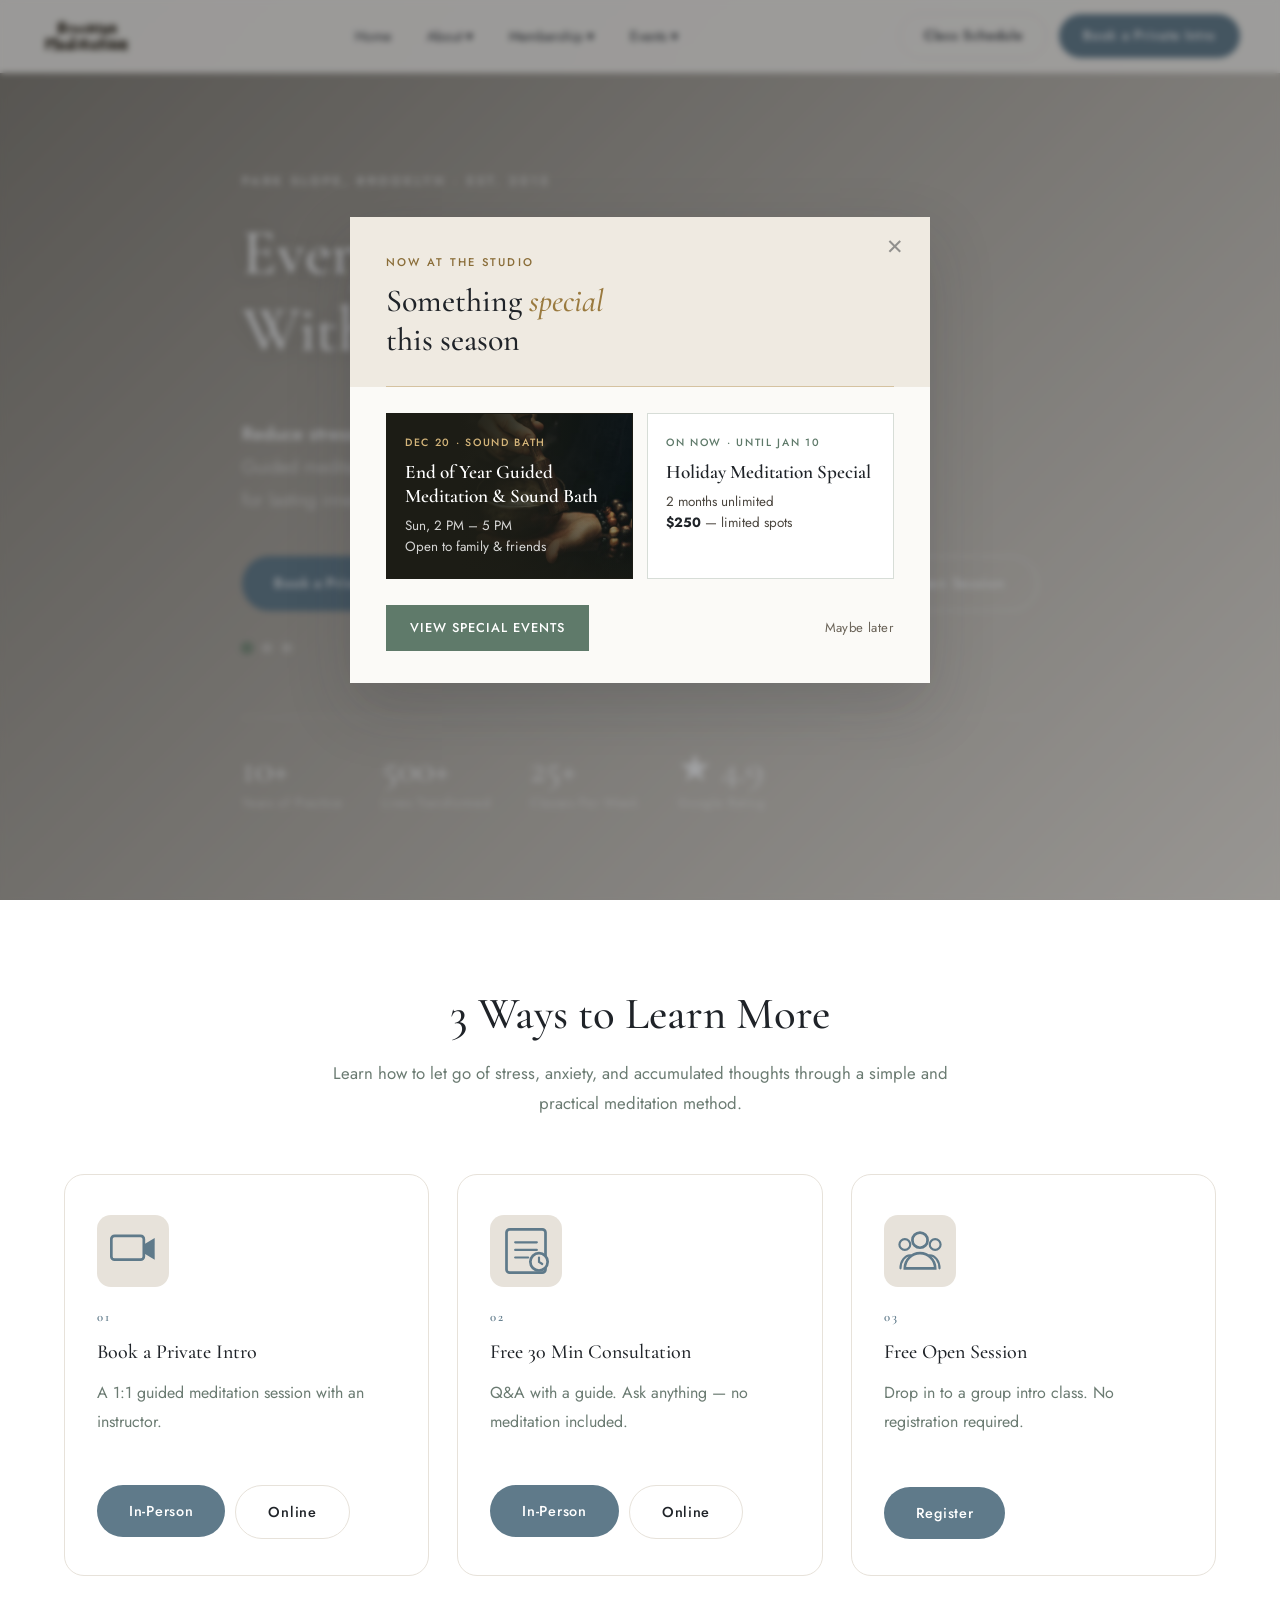
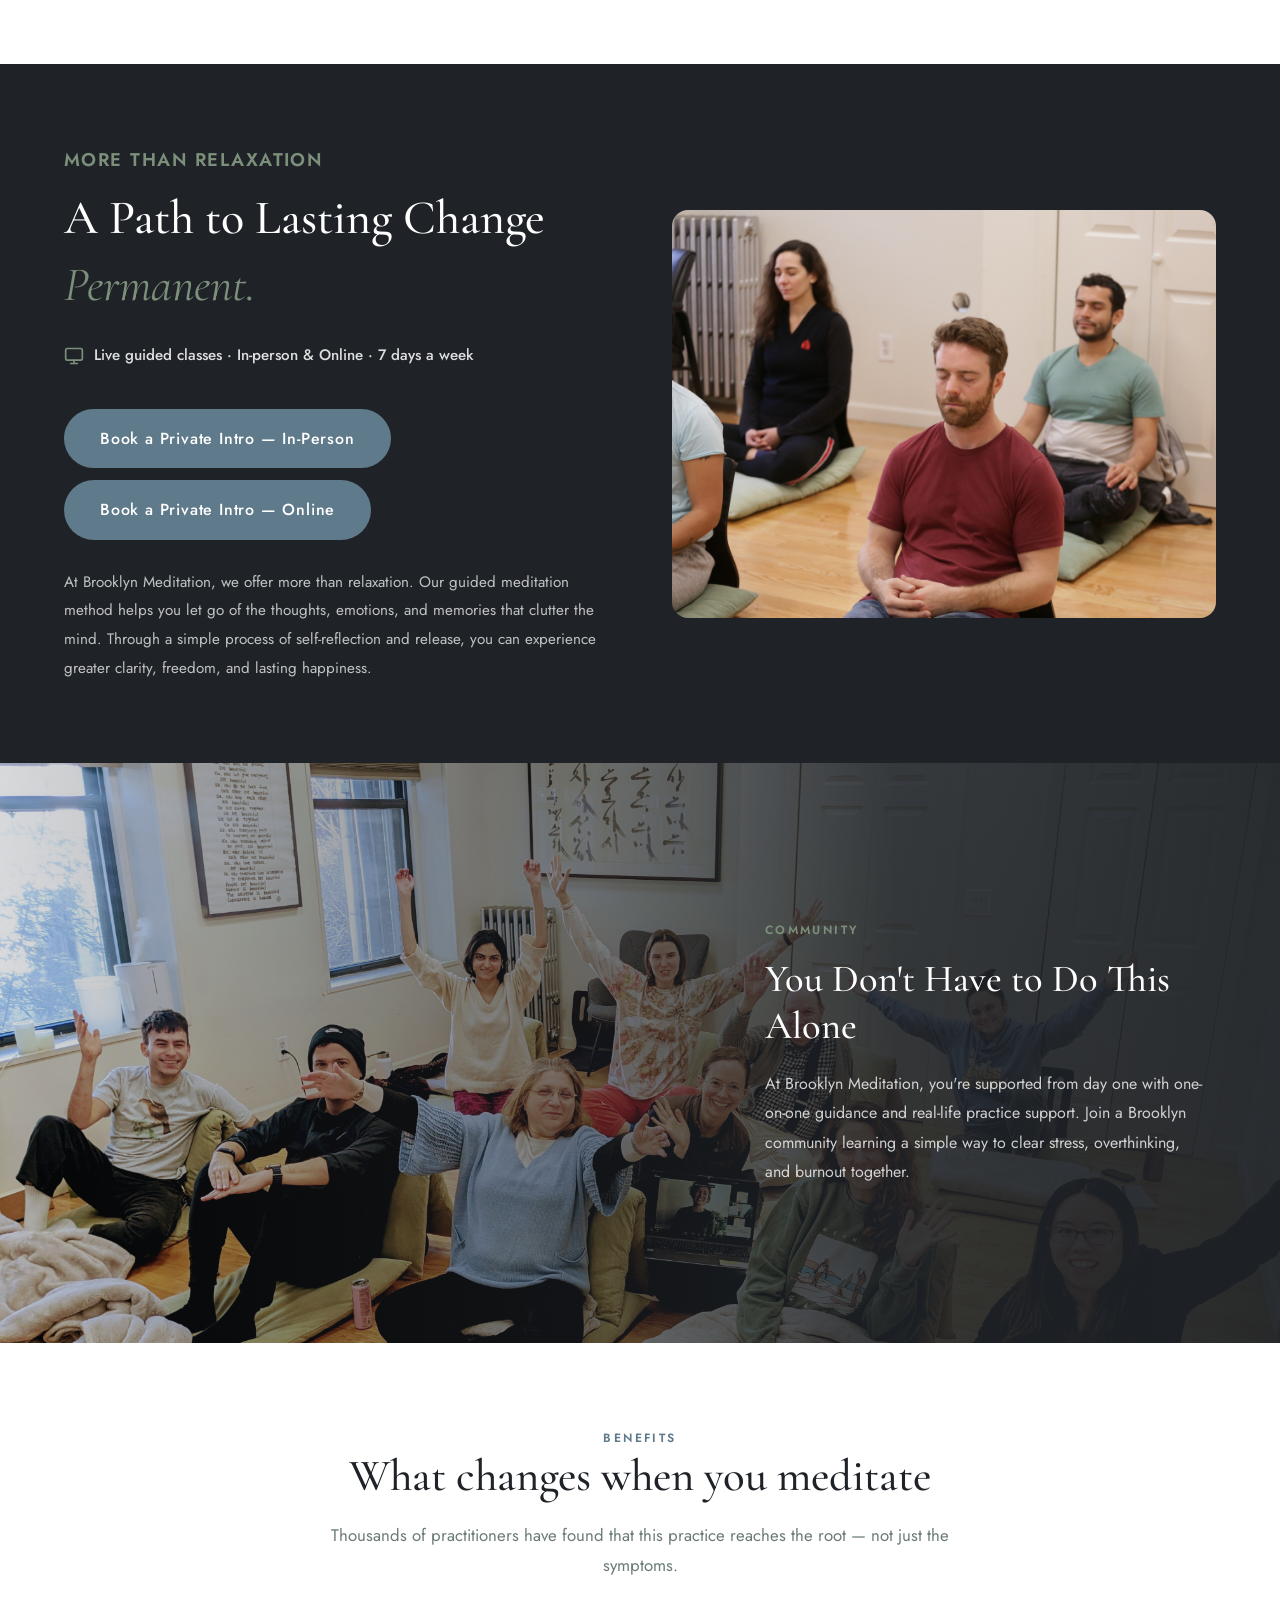
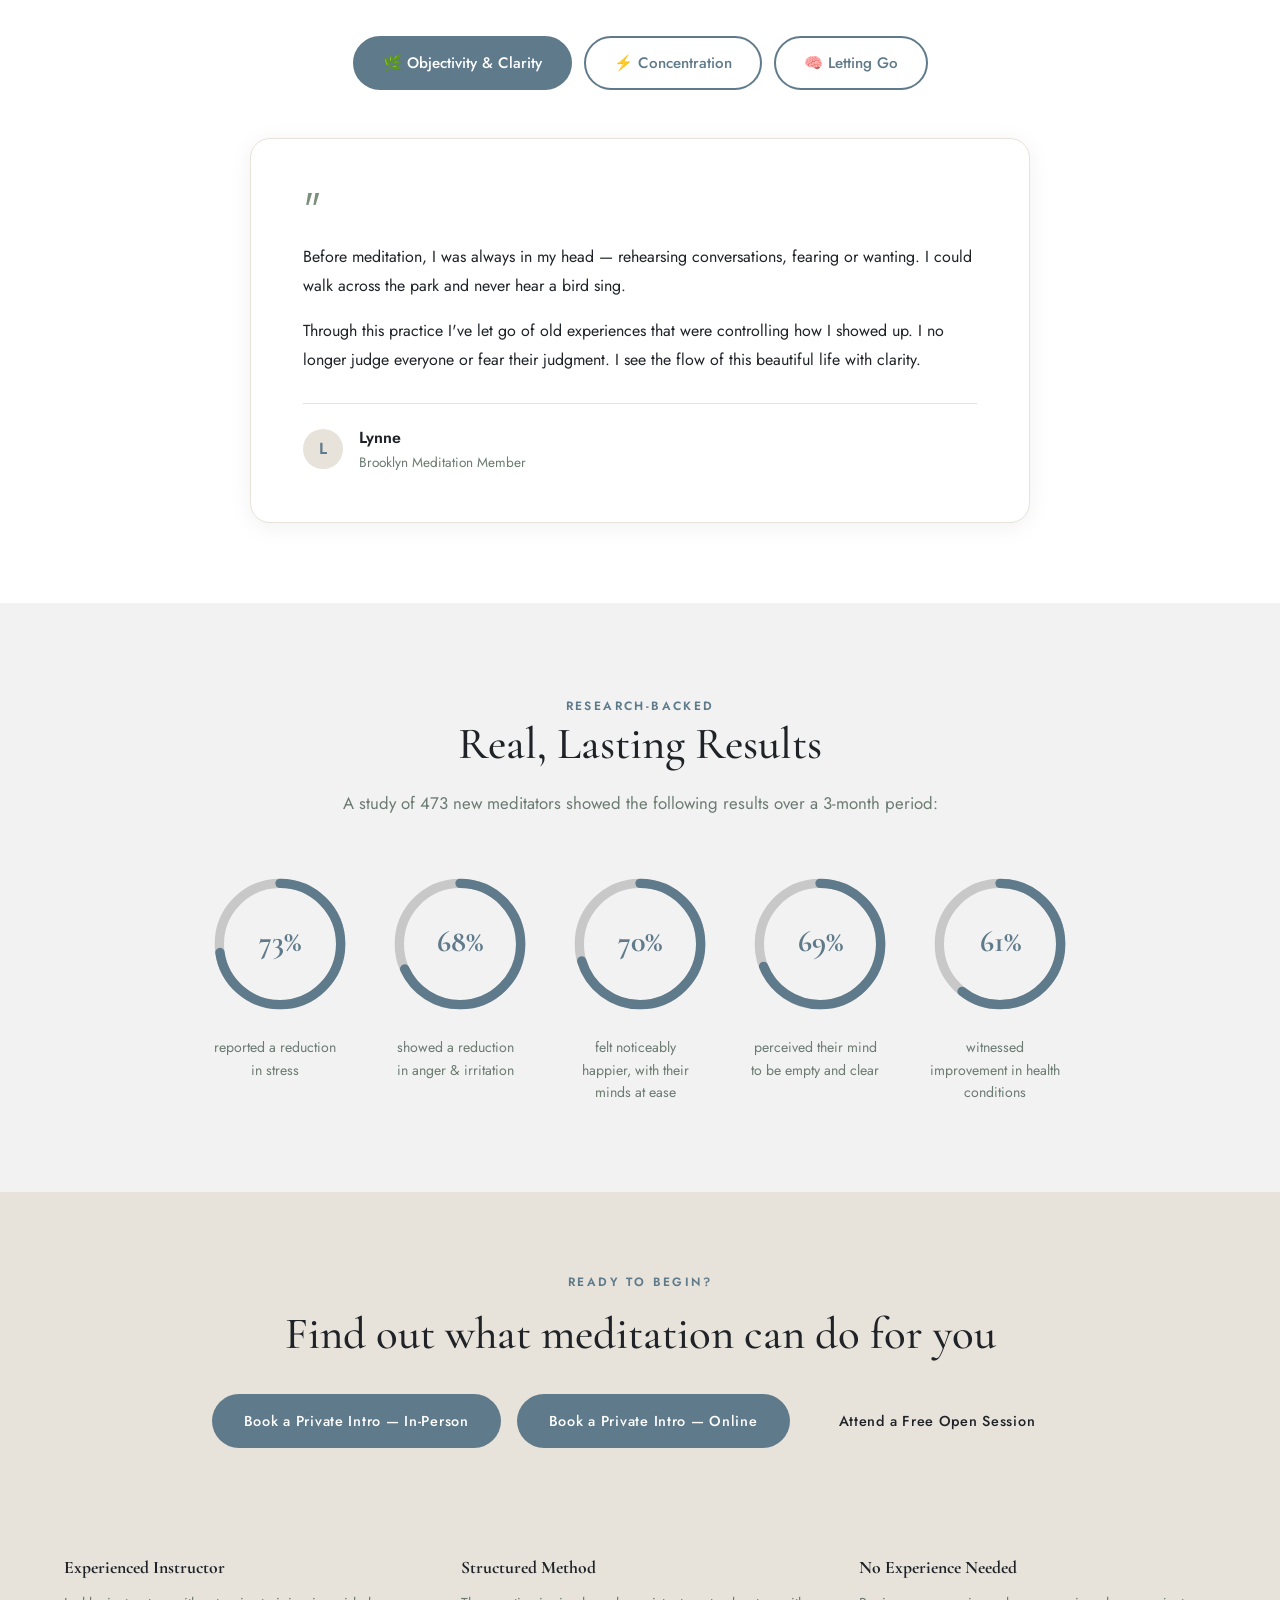
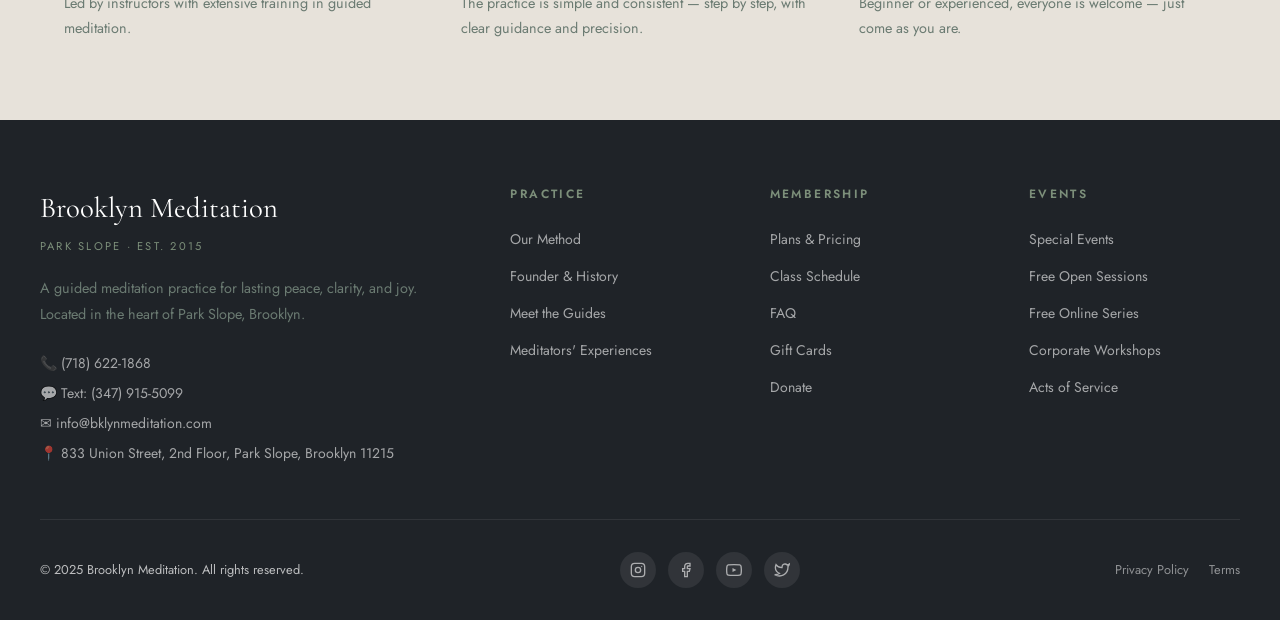
<file: index.html>
<!DOCTYPE html>
<html lang="en">
<head>
  <!-- Google Tag Manager -->
  <script>(function(w,d,s,l,i){w[l]=w[l]||[];w[l].push({'gtm.start':
  new Date().getTime(),event:'gtm.js'});var f=d.getElementsByTagName(s)[0],
  j=d.createElement(s),dl=l!='dataLayer'?'&l='+l:'';j.async=true;j.src=
  'https://www.googletagmanager.com/gtm.js?id='+i+dl;f.parentNode.insertBefore(j,f);
  })(window,document,'script','dataLayer','GTM-PPWKCZDB');</script>
  <!-- End Google Tag Manager -->
  <!-- Google tag (gtag.js) -->
  <script async src="https://www.googletagmanager.com/gtag/js?id=G-YXKECY7C2L"></script>
  <script>
    window.dataLayer = window.dataLayer || [];
    function gtag(){dataLayer.push(arguments);}
    gtag('js', new Date());
    gtag('config', 'G-YXKECY7C2L');
  </script>
  <meta charset="UTF-8" />
  <meta name="viewport" content="width=device-width, initial-scale=1.0" />
  <title>Brooklyn Meditation | Park Slope, Brooklyn</title>
  <meta name="description" content="Brooklyn Meditation in Park Slope offers guided, systematic meditation to bring lasting peace, clarity, and joy. Book your free intro session today." />
  <link rel="preconnect" href="https://fonts.googleapis.com" />
  <link rel="preconnect" href="https://fonts.gstatic.com" crossorigin />
  <link href="https://fonts.googleapis.com/css2?family=Cormorant+Garamond:ital,wght@0,400;0,500;0,600;1,400;1,500&family=Jost:wght@300;400;500;600&display=swap" rel="stylesheet" />
  <link rel="stylesheet" href="style.css" />
  <link rel="icon" href="favicon.svg" type="image/svg+xml" />
  <meta property="og:url" content="https://brooklynmeditation.nyc/" />
  <meta property="og:title" content="Brooklyn Meditation | Park Slope, Brooklyn" />
  <meta property="og:description" content="Guided meditation in Park Slope for lasting peace, clarity, and joy." />
  <meta name="twitter:title" content="Brooklyn Meditation | Park Slope, Brooklyn" />
  <meta name="twitter:description" content="Guided meditation in Park Slope for lasting peace, clarity, and joy." />
  <meta property="og:type" content="website" />
  <meta property="og:site_name" content="Brooklyn Meditation" />
  <meta property="og:image" content="https://brooklynmeditation.nyc/og-image.jpg" />
  <meta property="og:image:width" content="400" />
  <meta property="og:image:height" content="400" />
  <meta name="twitter:card" content="summary" />
  <meta name="twitter:image" content="https://brooklynmeditation.nyc/og-image.jpg" />
</head>
<body>
  <!-- Google Tag Manager (noscript) -->
  <noscript><iframe src="https://www.googletagmanager.com/ns.html?id=GTM-PPWKCZDB"
  height="0" width="0" style="display:none;visibility:hidden"></iframe></noscript>
  <!-- End Google Tag Manager (noscript) -->

<!-- ── Navigation ── -->
<nav class="navbar" id="navbar">
  <div class="navbar-inner">
    <a href="index.html" class="navbar-logo">
      <img src="logo.png" alt="Brooklyn Meditation" style="height:72px; width:auto;" />
    </a>

    <ul class="navbar-nav">
      <li><a href="index.html">Home</a></li>
      <li class="dropdown">
        <a href="about.html">About ▾</a>
        <div class="dropdown-menu">
          <a href="about.html">Our Method</a>
          <a href="about.html#founder">Founder & History</a>
          <a href="about.html#team">Meet the Guides</a>
          <a href="about.html#experiences">Meditators' Experiences</a>
        </div>
      </li>
      <li class="dropdown">
        <a href="membership.html">Membership ▾</a>
        <div class="dropdown-menu">
          <a href="membership.html">Plans & Pricing</a>
          <a href="schedule.html">Class Schedule</a>
          <a href="membership.html#faq">FAQ</a>
        </div>
      </li>
      <li class="dropdown">
        <a href="events.html">Events ▾</a>
        <div class="dropdown-menu">
          <a href="events.html#upcoming">Special Events</a>
          <a href="events.html#open">Open Sessions</a>
          <a href="events.html#online">Free Online Series</a>
          <a href="events.html#corporate">Corporate Workshops</a>
          <a href="events.html#service">Acts of Service</a>
        </div>
      </li>
    </ul>

    <div class="navbar-actions">
      <a href="schedule.html" class="btn btn-secondary"><span class="btn-text-desktop">Class Schedule</span><span class="btn-text-mobile">Schedule</span></a>
      <a href="https://www.wellnessliving.com/rs/appointment-start.html?id_class_tab=3&id_mode=1&k_business=760342&k_class_tab=76646&k_service=313512" target="_blank" class="btn btn-primary"><span class="btn-text-desktop">Book a Private Intro</span><span class="btn-text-mobile">Book Intro</span></a>
    </div>

    <button class="menu-toggle" id="menuToggle" aria-label="Open menu">
      <span></span><span></span><span></span>
    </button>
  </div>
</nav>

<!-- Mobile Nav -->
<div class="mobile-nav" id="mobileNav">
  <button class="mobile-nav-close" id="mobileNavClose">✕</button>
  <ul>
    <li><a href="index.html">Home</a></li>
    <li>
      <a href="about.html">About</a>
      <div class="mobile-sub">
        <a href="about.html">Our Method</a>
        <a href="about.html#founder">Founder & History</a>
        <a href="about.html#experiences">Meditators' Experiences</a>
      </div>
    </li>
    <li>
      <a href="membership.html">Membership</a>
      <div class="mobile-sub">
        <a href="membership.html">Plans & Pricing</a>
        <a href="schedule.html">Class Schedule</a>
      </div>
    </li>
    <li>
      <a href="events.html">Events & Workshops</a>
      <div class="mobile-sub">
        <a href="events.html#upcoming">Special Events</a>
        <a href="events.html#open">Open Sessions</a>
        <a href="events.html#online">Online Series</a>
        <a href="events.html#corporate">Corporate</a>
        <a href="events.html#service">Acts of Service</a>
      </div>
    </li>
  </ul>
  <div class="mobile-nav-actions">
    <a href="schedule.html" class="btn btn-secondary" style="justify-content:center;">Schedule</a>
    <a href="https://www.wellnessliving.com/rs/appointment-start.html?id_class_tab=3&id_mode=1&k_business=760342&k_class_tab=76646&k_service=313512" target="_blank" class="btn btn-primary" style="justify-content:center;"><span class="btn-text-desktop">Book a Private Intro</span><span class="btn-text-mobile">Book Intro</span></a>
  </div>
</div>

<!-- ── Hero Carousel ── -->
<section class="hero">

  <!-- Background slides -->
  <div class="hero-slides">
    <div class="hero-slide active" style="background-image: url('https://static.wixstatic.com/media/nsplsh_67413869556f575976546b~mv2_d_4608_3456_s_4_2.jpg/v1/fill/w_1600,h_1067,al_c,q_85,usm_0.66_1.00_0.01,enc_avif,quality_auto/nsplsh_67413869556f575976546b~mv2_d_4608_3456_s_4_2.jpg');"></div>
    <div class="hero-slide" style="background-image: url('hero-slide-2.jpg');"></div>
    <div class="hero-slide" style="background-image: url('hero-slide-3.jpg');"></div>
  </div>
  <div class="hero-overlay"></div>

  <!-- Content -->
  <div class="hero-content">
    <span class="hero-eyebrow">Park Slope, Brooklyn · Est. 2015</span>

    <!-- Rotating headings -->
    <div class="hero-headings">
      <h1 class="hero-heading active">Everything You Seek is<br>Within Your Mind</h1>
      <h1 class="hero-heading">Peace You Seek is<br>Within Your Mind</h1>
      <h1 class="hero-heading">Happiness You Seek is<br>Within Your Mind</h1>
    </div>

    <p class="hero-sub"><strong style="color:var(--white); font-weight:500;">Reduce stress. Clear your mind. Live more steadily.</strong><br>Guided meditation in Park Slope with a simple daily practice for lasting inner calm.</p>
    <div class="hero-cta">
      <a href="https://www.wellnessliving.com/rs/appointment-start.html?id_class_tab=3&id_mode=1&k_business=760342&k_class_tab=76646&k_service=313512" target="_blank" class="btn btn-primary">Book a Private Intro — In-Person</a>
      <a href="https://www.wellnessliving.com/rs/appointment-start.html?id_class_tab=3&id_mode=1&k_business=760342&k_class_tab=76646&k_service=313514" target="_blank" class="btn btn-outline-white">Book a Private Intro — Online</a>
      <a href="events.html#open" class="btn btn-outline-white">Free Open Session</a>
    </div>

    <!-- Dot indicators -->
    <div class="hero-dots">
      <button class="hero-dot active" data-slide="0" aria-label="Slide 1"></button>
      <button class="hero-dot" data-slide="1" aria-label="Slide 2"></button>
      <button class="hero-dot" data-slide="2" aria-label="Slide 3"></button>
    </div>

    <div class="hero-stats">
      <div class="hero-stat">
        <div class="stat-num">10+</div>
        <div class="stat-label">Years of Practice</div>
      </div>
      <div class="hero-stat">
        <div class="stat-num">500+</div>
        <div class="stat-label">Lives Transformed</div>
      </div>
      <div class="hero-stat">
        <div class="stat-num">25+</div>
        <div class="stat-label">Classes Per Week</div>
      </div>
      <div class="hero-stat">
        <div class="stat-num">★ 4.9</div>
        <div class="stat-label">Google Rating</div>
      </div>
    </div>
  </div>
</section>


<!-- ── Clear Simple Systematic ── -->
<!-- ── 3 Ways to Begin ── -->
<section style="padding: 88px 24px; background: var(--white);">
  <div class="container">
    <div class="section-header">
      <h2>3 Ways to Learn More</h2>
      <p>Learn how to let go of stress, anxiety, and accumulated thoughts through a simple and practical meditation method.</p>
    </div>
    <div class="ways-grid" id="waysGrid">

      <!-- 1 -->
      <div class="way-card">
        <div class="way-icon">
          <svg viewBox="0 0 48 48" width="52" height="52" fill="none" xmlns="http://www.w3.org/2000/svg">
            <rect x="4" y="10" width="30" height="22" rx="3" stroke="var(--primary-dark)" stroke-width="2.5" fill="var(--primary-light)"/>
            <path d="M34 18l10-6v20l-10-6V18z" fill="var(--primary-dark)"/>
          </svg>
        </div>
        <div class="way-number">01</div>
        <h3>Book a Private Intro</h3>
        <p>A 1:1 guided meditation session with an instructor.</p>
        <div style="display:flex; gap:10px; flex-wrap:wrap; margin-top:20px;">
          <a href="https://www.wellnessliving.com/rs/appointment-start.html?id_class_tab=3&id_mode=1&k_business=760342&k_class_tab=76646&k_service=313512" target="_blank" class="btn btn-primary way-btn">In-Person</a>
          <a href="https://www.wellnessliving.com/rs/appointment-start.html?id_class_tab=3&id_mode=1&k_business=760342&k_class_tab=76646&k_service=313514" target="_blank" class="btn btn-secondary way-btn">Online</a>
        </div>
      </div>

      <!-- 2 -->
      <div class="way-card">
        <div class="way-icon">
          <svg viewBox="0 0 48 48" width="52" height="52" fill="none" xmlns="http://www.w3.org/2000/svg">
            <rect x="6" y="4" width="36" height="40" rx="3" fill="var(--primary-light)" stroke="var(--primary-dark)" stroke-width="2.5"/>
            <path d="M14 16h20M14 23h20M14 30h12" stroke="var(--primary-dark)" stroke-width="2" stroke-linecap="round"/>
            <circle cx="36" cy="34" r="8" fill="var(--primary-light)" stroke="var(--primary-dark)" stroke-width="2.5"/>
            <path d="M36 30v4l3 2" stroke="var(--primary-dark)" stroke-width="2" stroke-linecap="round"/>
          </svg>
        </div>
        <div class="way-number">02</div>
        <h3>Free 30 Min Consultation</h3>
        <p>Q&amp;A with a guide. Ask anything — no meditation included.</p>
        <div style="display:flex; gap:10px; flex-wrap:wrap; margin-top:20px;">
          <a href="https://www.wellnessliving.com/rs/appointment-start.html?id_class_tab=3&id_mode=1&k_business=760342&k_class_tab=75478&k_service=304065" target="_blank" class="btn btn-primary way-btn">In-Person</a>
          <a href="https://www.wellnessliving.com/rs/appointment-start.html?id_class_tab=3&id_mode=1&k_business=760342&k_class_tab=75478&k_service=308095" target="_blank" class="btn btn-secondary way-btn">Online</a>
        </div>
      </div>

      <!-- 3 -->
      <div class="way-card">
        <div class="way-icon">
          <svg viewBox="0 0 48 48" width="52" height="52" fill="none" xmlns="http://www.w3.org/2000/svg">
            <circle cx="24" cy="14" r="7" fill="var(--primary-light)" stroke="var(--primary-dark)" stroke-width="2.5"/>
            <circle cx="10" cy="18" r="5" fill="var(--primary-light)" stroke="var(--primary-dark)" stroke-width="2"/>
            <circle cx="38" cy="18" r="5" fill="var(--primary-light)" stroke="var(--primary-dark)" stroke-width="2"/>
            <path d="M6 40c0-6.627 4.03-12 9-12" stroke="var(--primary-dark)" stroke-width="2" stroke-linecap="round"/>
            <path d="M42 40c0-6.627-4.03-12-9-12" stroke="var(--primary-dark)" stroke-width="2" stroke-linecap="round"/>
            <path d="M10 40c0-7.732 6.268-14 14-14s14 6.268 14 14H10z" fill="var(--primary-light)" stroke="var(--primary-dark)" stroke-width="2.5"/>
          </svg>
        </div>
        <div class="way-number">03</div>
        <h3>Free Open Session</h3>
        <p>Drop in to a group intro class. No registration required.</p>
        <a href="https://www.wellnessliving.com/schedule/brooklyn_meditation?id_class_tab=1&k_class=1032032" target="_blank" class="btn btn-primary way-btn">Register</a>
      </div>

    </div>
    <!-- Swipe dots (mobile only) -->
    <div class="ways-dots">
      <span class="ways-dot active"></span>
      <span class="ways-dot"></span>
      <span class="ways-dot"></span>
    </div>
  </div>
</section>

<!-- ── More Than Relaxation Banner ── -->
<section style="background: var(--dark); padding: 80px 24px;">
  <div class="container">
    <div class="dark-banner-grid" style="display:grid; grid-template-columns: 1fr 1fr; gap: 64px; align-items: center;">

      <!-- Left: Text -->
      <div class="banner-text">
        <span style="font-size:1.15rem; font-weight:600; letter-spacing:0.08em; text-transform:uppercase; color:var(--primary); display:block; margin-bottom:16px;">More Than Relaxation</span>
        <h2 style="color:var(--white); font-size:clamp(2rem,4vw,3rem); line-height:1.15; margin-bottom:12px;">
          A Path to Lasting Change
        </h2>
        <p style="font-family:'Cormorant Garamond',serif; font-size:clamp(2rem,4vw,3rem); font-style:italic; color:var(--primary); line-height:1.1; margin-bottom:32px;">
          Permanent.
        </p>
        <div style="display:flex; align-items:center; gap:10px; margin-bottom:40px;">
          <svg width="20" height="20" viewBox="0 0 24 24" fill="none" stroke="var(--primary)" stroke-width="2" stroke-linecap="round" stroke-linejoin="round"><rect x="2" y="3" width="20" height="14" rx="2"/><path d="M8 21h8M12 17v4"/></svg>
          <span style="color:rgba(255,255,255,0.85); font-size:0.95rem; font-weight:500;">Live guided classes · In-person & Online · 7 days a week</span>
        </div>
        <div class="banner-book-btns" style="display:flex; gap:12px; flex-wrap:wrap;">
          <a href="https://www.wellnessliving.com/rs/appointment-start.html?id_class_tab=3&id_mode=1&k_business=760342&k_class_tab=76646&k_service=313512" target="_blank" class="btn btn-primary" style="font-size:1rem; padding:16px 36px;">Book a Private Intro — In-Person</a>
          <a href="https://www.wellnessliving.com/rs/appointment-start.html?id_class_tab=3&id_mode=1&k_business=760342&k_class_tab=76646&k_service=313514" target="_blank" class="btn btn-primary" style="font-size:1rem; padding:16px 36px;">Book a Private Intro — Online</a>
        </div>
        <p style="color:rgba(255,255,255,0.72); font-size:0.95rem; line-height:1.9; margin-top:28px;">
          At Brooklyn Meditation, we offer more than relaxation. Our guided meditation method helps you let go of the thoughts, emotions, and memories that clutter the mind. Through a simple process of self-reflection and release, you can experience greater clarity, freedom, and lasting happiness.
        </p>
      </div>

      <!-- Right: Image -->
      <div class="banner-img" style="border-radius:16px; overflow:hidden; aspect-ratio:4/3;">
        <img src="meditation-group.jpg"
             alt="Group meditation at Brooklyn Meditation"
             style="width:100%; height:100%; object-fit:cover;" />
      </div>

    </div>
  </div>
</section>

<!-- ── Community Banner ── -->
<section class="community-fullwidth">
  <img src="meditation-community.jpg"
       alt="Group meditation community at Brooklyn Meditation"
       class="community-fullwidth-img" />
  <div class="community-fullwidth-overlay"></div>
  <div class="community-fullwidth-text">
    <span class="community-fullwidth-label">Community</span>
    <h2>You Don't Have to Do This Alone</h2>
    <p>At Brooklyn Meditation, you're supported from day one with one-on-one guidance and real-life practice support. Join a Brooklyn community learning a simple way to clear stress, overthinking, and burnout together.</p>
  </div>
</section>


<!-- ── Benefits / Testimonials ── -->
<section class="benefits-section">
  <div class="container">
    <div class="section-header">
      <span class="section-label">Benefits</span>
      <h2>What changes when you meditate</h2>
      <p>Thousands of practitioners have found that this practice reaches the root — not just the symptoms.</p>
    </div>

    <!-- Tab Buttons (desktop only) -->
    <div class="benefits-tabs" style="display:flex; gap:12px; justify-content:center; flex-wrap:wrap; margin-bottom:48px;">
      <button onclick="showTestimonial('clarity')" id="btn-clarity"
        style="padding:14px 28px; border-radius:50px; border:2px solid var(--primary-dark); background:var(--primary-dark); color:#fff; font-size:0.95rem; font-family:inherit; cursor:pointer; transition:all 0.2s; font-weight:500;">
        🌿 Objectivity &amp; Clarity
      </button>
      <button onclick="showTestimonial('concentration')" id="btn-concentration"
        style="padding:14px 28px; border-radius:50px; border:2px solid var(--primary-dark); background:transparent; color:var(--primary-dark); font-size:0.95rem; font-family:inherit; cursor:pointer; transition:all 0.2s; font-weight:500;">
        ⚡ Concentration
      </button>
      <button onclick="showTestimonial('past')" id="btn-past"
        style="padding:14px 28px; border-radius:50px; border:2px solid var(--primary-dark); background:transparent; color:var(--primary-dark); font-size:0.95rem; font-family:inherit; cursor:pointer; transition:all 0.2s; font-weight:500;">
        🧠 Letting Go
      </button>
    </div>

    <!-- Testimonial Carousel (mobile swipe / desktop tab) -->
    <div class="testimonial-carousel" id="testimonialCarousel">
      <div id="testimonial-clarity" class="testimonial-panel active">
        <div style="font-size:2.5rem; color:var(--primary); margin-bottom:16px; line-height:1;">"</div>
        <p style="font-size:1rem; line-height:1.8; color:var(--text); margin-bottom:16px;">Before meditation, I was always in my head — rehearsing conversations, fearing or wanting. I could walk across the park and never hear a bird sing.</p>
        <p style="font-size:1rem; line-height:1.8; color:var(--text);">Through this practice I've let go of old experiences that were controlling how I showed up. I no longer judge everyone or fear their judgment. I see the flow of this beautiful life with clarity.</p>
        <div style="margin-top:28px; padding-top:20px; border-top:1px solid var(--border); display:flex; align-items:center; gap:16px;">
          <div style="width:40px; height:40px; border-radius:50%; background:var(--primary-light); display:flex; align-items:center; justify-content:center; font-size:1rem; font-weight:600; color:var(--primary-dark); flex-shrink:0;">L</div>
          <div><div style="font-weight:600; color:var(--dark);">Lynne</div><div style="font-size:0.85rem; color:var(--text-light);">Brooklyn Meditation Member</div></div>
        </div>
      </div>

      <div id="testimonial-concentration" class="testimonial-panel">
        <div style="font-size:2.5rem; color:var(--primary); margin-bottom:16px; line-height:1;">"</div>
        <p style="font-size:1rem; line-height:1.8; color:var(--text); margin-bottom:16px;">Meditation taught me to let go of cluttered thoughts and unhelpful habits. My concentration has improved significantly.</p>
        <p style="font-size:1rem; line-height:1.8; color:var(--text);">Instead of feeling overwhelmed, I practice gratitude and take steady steps toward my goals. I'm much more productive and better able to handle challenges.</p>
        <div style="margin-top:28px; padding-top:20px; border-top:1px solid var(--border); display:flex; align-items:center; gap:16px;">
          <div style="width:40px; height:40px; border-radius:50%; background:var(--primary-light); display:flex; align-items:center; justify-content:center; font-size:1rem; font-weight:600; color:var(--primary-dark); flex-shrink:0;">H</div>
          <div><div style="font-weight:600; color:var(--dark);">Heather</div><div style="font-size:0.85rem; color:var(--text-light);">Brooklyn Meditation Member</div></div>
        </div>
      </div>

      <div id="testimonial-past" class="testimonial-panel">
        <div style="font-size:2.5rem; color:var(--primary); margin-bottom:16px; line-height:1;">"</div>
        <p style="font-size:1rem; line-height:1.8; color:var(--text); margin-bottom:16px;">College was a shipwreck for me. Years later, this meditation showed me how to examine that experience objectively — I uncovered a hidden belief that I was "special" and needed recognition.</p>
        <p style="font-size:1rem; line-height:1.8; color:var(--text);">Letting go of that has freed me. I now live with a more balanced, realistic view of myself — and that's not bad at all.</p>
        <div style="margin-top:28px; padding-top:20px; border-top:1px solid var(--border); display:flex; align-items:center; gap:16px;">
          <div style="width:40px; height:40px; border-radius:50%; background:var(--primary-light); display:flex; align-items:center; justify-content:center; font-size:1rem; font-weight:600; color:var(--primary-dark); flex-shrink:0;">R</div>
          <div><div style="font-weight:600; color:var(--dark);">Ross</div><div style="font-size:0.85rem; color:var(--text-light);">Brooklyn Meditation Member</div></div>
        </div>
      </div>
    </div>

    <!-- Dots (mobile only) -->
    <div class="testimonial-dots">
      <span class="testimonial-dot active"></span>
      <span class="testimonial-dot"></span>
      <span class="testimonial-dot"></span>
    </div>

  </div>
</section>

<script>
function showTestimonial(id) {
  if (window.innerWidth <= 768) return; // mobile uses swipe carousel
  var panels = ['clarity','concentration','past'];
  panels.forEach(function(p) {
    document.getElementById('testimonial-' + p).classList.remove('active');
    var btn = document.getElementById('btn-' + p);
    btn.style.background = 'transparent';
    btn.style.color = 'var(--primary-dark)';
  });
  document.getElementById('testimonial-' + id).classList.add('active');
  var activeBtn = document.getElementById('btn-' + id);
  activeBtn.style.background = 'var(--primary-dark)';
  activeBtn.style.color = '#fff';
}
</script>

<!-- ── Statistics ── -->
<section id="stats-section" style="padding: 88px 24px; background: #F2F2F2;">
  <div class="container">
    <div class="section-header">
      <span class="section-label">Research-backed</span>
      <h2>Real, Lasting Results</h2>
      <p>A study of 473 new meditators showed the following results over a 3-month period:</p>
    </div>

    <div class="stats-rings-grid" id="statsRings" style="display:flex; flex-wrap:wrap; justify-content:center; gap:40px; margin-top:56px;">

      <!-- Ring item -->
      <div class="stat-ring-item" data-pct="97">
        <svg viewBox="0 0 120 120" width="140" height="140">
          <circle class="ring-track" cx="60" cy="60" r="52" fill="none" stroke="#C8C8C8" stroke-width="8"/>
          <circle class="ring-fill" cx="60" cy="60" r="52" fill="none" stroke="var(--primary-dark)" stroke-width="8"
            stroke-linecap="round" stroke-dasharray="326.7" stroke-dashoffset="326.7"
            transform="rotate(-90 60 60)"/>
          <text x="60" y="66" text-anchor="middle" font-family="'Cormorant Garamond',serif" font-size="26" font-weight="700" fill="var(--primary-dark)" class="ring-label">0%</text>
        </svg>
        <p style="margin-top:14px; font-size:0.88rem; color:var(--text-light); text-align:center; max-width:130px; line-height:1.6;">reported a reduction in stress</p>
      </div>

      <div class="stat-ring-item" data-pct="91">
        <svg viewBox="0 0 120 120" width="140" height="140">
          <circle class="ring-track" cx="60" cy="60" r="52" fill="none" stroke="#C8C8C8" stroke-width="8"/>
          <circle class="ring-fill" cx="60" cy="60" r="52" fill="none" stroke="var(--primary-dark)" stroke-width="8"
            stroke-linecap="round" stroke-dasharray="326.7" stroke-dashoffset="326.7"
            transform="rotate(-90 60 60)"/>
          <text x="60" y="66" text-anchor="middle" font-family="'Cormorant Garamond',serif" font-size="26" font-weight="700" fill="var(--primary-dark)" class="ring-label">0%</text>
        </svg>
        <p style="margin-top:14px; font-size:0.88rem; color:var(--text-light); text-align:center; max-width:130px; line-height:1.6;">showed a reduction in anger &amp; irritation</p>
      </div>

      <div class="stat-ring-item" data-pct="94">
        <svg viewBox="0 0 120 120" width="140" height="140">
          <circle class="ring-track" cx="60" cy="60" r="52" fill="none" stroke="#C8C8C8" stroke-width="8"/>
          <circle class="ring-fill" cx="60" cy="60" r="52" fill="none" stroke="var(--primary-dark)" stroke-width="8"
            stroke-linecap="round" stroke-dasharray="326.7" stroke-dashoffset="326.7"
            transform="rotate(-90 60 60)"/>
          <text x="60" y="66" text-anchor="middle" font-family="'Cormorant Garamond',serif" font-size="26" font-weight="700" fill="var(--primary-dark)" class="ring-label">0%</text>
        </svg>
        <p style="margin-top:14px; font-size:0.88rem; color:var(--text-light); text-align:center; max-width:130px; line-height:1.6;">felt noticeably happier, with their minds at ease</p>
      </div>

      <div class="stat-ring-item" data-pct="92">
        <svg viewBox="0 0 120 120" width="140" height="140">
          <circle class="ring-track" cx="60" cy="60" r="52" fill="none" stroke="#C8C8C8" stroke-width="8"/>
          <circle class="ring-fill" cx="60" cy="60" r="52" fill="none" stroke="var(--primary-dark)" stroke-width="8"
            stroke-linecap="round" stroke-dasharray="326.7" stroke-dashoffset="326.7"
            transform="rotate(-90 60 60)"/>
          <text x="60" y="66" text-anchor="middle" font-family="'Cormorant Garamond',serif" font-size="26" font-weight="700" fill="var(--primary-dark)" class="ring-label">0%</text>
        </svg>
        <p style="margin-top:14px; font-size:0.88rem; color:var(--text-light); text-align:center; max-width:130px; line-height:1.6;">perceived their mind to be empty and clear</p>
      </div>

      <div class="stat-ring-item" data-pct="81">
        <svg viewBox="0 0 120 120" width="140" height="140">
          <circle class="ring-track" cx="60" cy="60" r="52" fill="none" stroke="#C8C8C8" stroke-width="8"/>
          <circle class="ring-fill" cx="60" cy="60" r="52" fill="none" stroke="var(--primary-dark)" stroke-width="8"
            stroke-linecap="round" stroke-dasharray="326.7" stroke-dashoffset="326.7"
            transform="rotate(-90 60 60)"/>
          <text x="60" y="66" text-anchor="middle" font-family="'Cormorant Garamond',serif" font-size="26" font-weight="700" fill="var(--primary-dark)" class="ring-label">0%</text>
        </svg>
        <p style="margin-top:14px; font-size:0.88rem; color:var(--text-light); text-align:center; max-width:130px; line-height:1.6;">witnessed improvement in health conditions</p>
      </div>

    </div>
    <p class="swipe-hint">Swipe to explore →</p>

  </div>
</section>

<script>
(function() {
  const CIRCUMFERENCE = 326.7;
  function animateRings() {
    document.querySelectorAll('.stat-ring-item').forEach(function(item) {
      const pct = parseInt(item.dataset.pct, 10);
      const fill = item.querySelector('.ring-fill');
      const label = item.querySelector('.ring-label');
      const offset = CIRCUMFERENCE - (pct / 100) * CIRCUMFERENCE;
      let start = null;
      const duration = 1400;
      function step(ts) {
        if (!start) start = ts;
        const progress = Math.min((ts - start) / duration, 1);
        const eased = 1 - Math.pow(1 - progress, 3);
        fill.style.strokeDashoffset = CIRCUMFERENCE - eased * (CIRCUMFERENCE - offset);
        label.textContent = Math.round(eased * pct) + '%';
        if (progress < 1) requestAnimationFrame(step);
        else label.textContent = pct + '%';
      }
      requestAnimationFrame(step);
    });
  }
  var section = document.getElementById('stats-section');
  if ('IntersectionObserver' in window) {
    var observer = new IntersectionObserver(function(entries) {
      entries.forEach(function(e) {
        if (e.isIntersecting) { animateRings(); observer.disconnect(); }
      });
    }, { threshold: 0.3 });
    observer.observe(section);
  } else {
    animateRings();
  }
})();
</script>



<!-- ── CTA Banner ── -->
<section class="cta-banner">
  <div class="container">
    <span class="section-label" style="display:block; margin-bottom:16px;">Ready to Begin?</span>
    <h2>Find out what meditation can do for you</h2>
    <div class="btn-group" style="margin-top:32px;">
      <a href="https://www.wellnessliving.com/rs/appointment-start.html?id_class_tab=3&id_mode=1&k_business=760342&k_class_tab=76646&k_service=313512" target="_blank" class="btn btn-primary">Book a Private Intro — In-Person</a>
      <a href="https://www.wellnessliving.com/rs/appointment-start.html?id_class_tab=3&id_mode=1&k_business=760342&k_class_tab=76646&k_service=313514" target="_blank" class="btn btn-primary">Book a Private Intro — Online</a>
      <a href="https://www.wellnessliving.com/schedule/brooklyn_meditation?id_class_tab=1&k_class=1032032" target="_blank" class="btn btn-secondary">Attend a Free Open Session</a>
    </div>
    <div class="cta-features">
      <div class="cta-feature">
        <strong>Experienced Instructor</strong>
        <p>Led by instructors with extensive training in guided meditation.</p>
      </div>
      <div class="cta-feature">
        <strong>Structured Method</strong>
        <p>The practice is simple and consistent — step by step, with clear guidance and precision.</p>
      </div>
      <div class="cta-feature">
        <strong>No Experience Needed</strong>
        <p>Beginner or experienced, everyone is welcome — just come as you are.</p>
      </div>
    </div>
  </div>
</section>

<!-- ── Footer ── -->
<footer>
  <div class="footer-inner">
    <div class="footer-top">
      <div class="footer-brand">
        <div class="brand-name">Brooklyn Meditation</div>
        <div class="brand-sub">Park Slope · Est. 2015</div>
        <p>A guided meditation practice for lasting peace, clarity, and joy. Located in the heart of Park Slope, Brooklyn.</p>
        <div class="footer-contact-info">
          <a href="tel:7186221868">📞 (718) 622-1868</a>
          <a href="sms:3479155099">💬 Text: (347) 915-5099</a>
          <a href="https://mail.google.com/mail/?view=cm&to=info@bklynmeditation.com&su=Inquiry" target="_blank">✉ info@bklynmeditation.com</a>
          <a href="https://maps.google.com/?q=833+Union+Street+Brooklyn+NY" target="_blank">📍 833 Union Street, 2nd Floor, Park Slope, Brooklyn 11215</a>
        </div>
      </div>
      <div class="footer-col">
        <h5>Practice</h5>
        <ul>
          <li><a href="about.html">Our Method</a></li>
          <li><a href="about.html#founder">Founder & History</a></li>
          <li><a href="about.html#team">Meet the Guides</a></li>
          <li><a href="about.html#experiences">Meditators' Experiences</a></li>
        </ul>
      </div>
      <div class="footer-col">
        <h5>Membership</h5>
        <ul>
          <li><a href="membership.html">Plans & Pricing</a></li>
          <li><a href="schedule.html">Class Schedule</a></li>
          <li><a href="membership.html#faq">FAQ</a></li>
          <li><a href="#">Gift Cards</a></li>
          <li><a href="https://www.wellnessliving.com/rs/catalog-view.html?k_business=760342&id_sale=4&k_id=2546695&k_option=7471377" target="_blank">Donate</a></li>
        </ul>
      </div>
      <div class="footer-col">
        <h5>Events</h5>
        <ul>
          <li><a href="events.html#upcoming">Special Events</a></li>
          <li><a href="events.html#open">Free Open Sessions</a></li>
          <li><a href="events.html#online">Free Online Series</a></li>
          <li><a href="events.html#corporate">Corporate Workshops</a></li>
          <li><a href="events.html#service">Acts of Service</a></li>
        </ul>
      </div>
    </div>
    <div class="footer-bottom">
      <span>© 2025 Brooklyn Meditation. All rights reserved.</span>
      <div class="footer-socials">
        <a href="https://www.instagram.com/bklynmeditation/" target="_blank" class="social-btn" title="Instagram">
          <svg width="16" height="16" viewBox="0 0 24 24" fill="none" stroke="currentColor" stroke-width="2"><rect x="2" y="2" width="20" height="20" rx="5"/><circle cx="12" cy="12" r="4"/><circle cx="17.5" cy="6.5" r="1" fill="currentColor" stroke="none"/></svg>
        </a>
        <a href="https://www.facebook.com/brooklyn.meditation/" target="_blank" class="social-btn" title="Facebook">
          <svg width="16" height="16" viewBox="0 0 24 24" fill="none" stroke="currentColor" stroke-width="2"><path d="M18 2h-3a5 5 0 0 0-5 5v3H7v4h3v8h4v-8h3l1-4h-4V7a1 1 0 0 1 1-1h3z"/></svg>
        </a>
        <a href="https://www.youtube.com/channel/UC7eDlQXFxyxiVDfOb5kyuow" target="_blank" class="social-btn" title="YouTube">
          <svg width="16" height="16" viewBox="0 0 24 24" fill="none" stroke="currentColor" stroke-width="2"><path d="M22.54 6.42a2.78 2.78 0 0 0-1.94-1.96C18.88 4 12 4 12 4s-6.88 0-8.6.46A2.78 2.78 0 0 0 1.46 6.42 29 29 0 0 0 1 12a29 29 0 0 0 .46 5.58 2.78 2.78 0 0 0 1.94 1.97C5.12 20 12 20 12 20s6.88 0 8.6-.45a2.78 2.78 0 0 0 1.94-1.97A29 29 0 0 0 23 12a29 29 0 0 0-.46-5.58z"/><polygon points="9.75,15.02 15.5,12 9.75,8.98 9.75,15.02" fill="currentColor" stroke="none"/></svg>
        </a>
        <a href="https://twitter.com/BKmeditation" target="_blank" class="social-btn" title="Twitter/X">
          <svg width="16" height="16" viewBox="0 0 24 24" fill="none" stroke="currentColor" stroke-width="2"><path d="M23 3a10.9 10.9 0 0 1-3.14 1.53 4.48 4.48 0 0 0-7.86 3v1A10.66 10.66 0 0 1 3 4s-4 9 5 13a11.64 11.64 0 0 1-7 2c9 5 20 0 20-11.5a4.5 4.5 0 0 0-.08-.83A7.72 7.72 0 0 0 23 3z"/></svg>
        </a>
      </div>
      <div style="display:flex; gap:20px; font-size:0.8rem;">
        <a href="privacy.html" style="color:rgba(255,255,255,0.5);">Privacy Policy</a>
        <a href="#" style="color:rgba(255,255,255,0.5);">Terms</a>
      </div>
    </div>
  </div>
</footer>

<script>
  // ── Hero Carousel ──
  (function() {
    const slides = document.querySelectorAll('.hero-slide');
    const headings = document.querySelectorAll('.hero-heading');
    const dots = document.querySelectorAll('.hero-dot');
    let current = 0;
    let timer;

    function goTo(n) {
      slides[current].classList.remove('active');
      headings[current].classList.remove('active');
      dots[current].classList.remove('active');
      current = (n + slides.length) % slides.length;
      slides[current].classList.add('active');
      headings[current].classList.add('active');
      dots[current].classList.add('active');
    }

    function startTimer() {
      timer = setInterval(() => goTo(current + 1), 5000);
    }

    dots.forEach((dot, i) => {
      dot.addEventListener('click', () => {
        clearInterval(timer);
        goTo(i);
        startTimer();
      });
    });

    startTimer();
  })();

  // Navbar scroll effect
  const navbar = document.getElementById('navbar');
  window.addEventListener('scroll', () => {
    navbar.classList.toggle('scrolled', window.scrollY > 20);
  });

  // Mobile nav
  const menuToggle = document.getElementById('menuToggle');
  const mobileNav = document.getElementById('mobileNav');
  const mobileNavClose = document.getElementById('mobileNavClose');

  menuToggle.addEventListener('click', () => {
    mobileNav.classList.add('open');
    document.body.style.overflow = 'hidden';
  });

  mobileNavClose.addEventListener('click', () => {
    mobileNav.classList.remove('open');
    document.body.style.overflow = '';
  });

  // Close book-dropdown when clicking outside
  document.addEventListener('click', (e) => {
    document.querySelectorAll('.book-dropdown.open').forEach(d => {
      if (!d.contains(e.target)) d.classList.remove('open');
    });
  });

  // Ways grid dot indicators (mobile)
  const waysGrid = document.getElementById('waysGrid');
  const waysDots = document.querySelectorAll('.ways-dot');
  if (waysGrid && waysDots.length) {
    waysGrid.addEventListener('scroll', () => {
      const idx = Math.round(waysGrid.scrollLeft / waysGrid.clientWidth);
      waysDots.forEach((d, i) => d.classList.toggle('active', i === idx));
    }, { passive: true });
  }

  // Testimonial carousel dot indicators (mobile)
  const testimonialCarousel = document.getElementById('testimonialCarousel');
  const testimonialDots = document.querySelectorAll('.testimonial-dot');
  if (testimonialCarousel && testimonialDots.length) {
    testimonialCarousel.addEventListener('scroll', () => {
      const idx = Math.round(testimonialCarousel.scrollLeft / testimonialCarousel.clientWidth);
      testimonialDots.forEach((d, i) => d.classList.toggle('active', i === idx));
    }, { passive: true });
  }
</script>


<script type="text/javascript">window.$crisp=[];window.CRISP_WEBSITE_ID="d693e638-b93f-4e7f-b31f-70aef5f0f688";(function(){d=document;s=d.createElement("script");s.src="https://client.crisp.chat/l.js";s.async=1;d.getElementsByTagName("head")[0].appendChild(s);})();</script>

<!-- ── Special Events Popup ── -->
<style>
#bm-overlay {
  position: fixed; inset: 0; z-index: 9999;
  background: rgba(31, 35, 40, 0.42);
  backdrop-filter: blur(3px);
  display: flex; align-items: center; justify-content: center;
  padding: 20px;
  opacity: 0; visibility: hidden;
  transition: opacity 0.45s ease, visibility 0.45s ease;
}
#bm-overlay.open { opacity: 1; visibility: visible; }

#bm-modal {
  background: #FBFAF7;
  max-width: 580px; width: 100%;
  position: relative;
  box-shadow: 0 24px 60px rgba(31,35,40,0.18);
  transform: translateY(18px);
  transition: transform 0.45s cubic-bezier(0.22, 1, 0.36, 1);
}
#bm-overlay.open #bm-modal { transform: translateY(0); }

#bm-modal-top {
  background: #EFEAE1;
  padding: 36px 36px 28px;
  position: relative;
}
#bm-modal-top::after {
  content: '';
  position: absolute; bottom: 0; left: 36px; right: 36px;
  height: 1px; background: rgba(180,145,80,0.45);
}
.bm-popup-eyebrow {
  font-family: 'Jost', sans-serif;
  font-size: 0.7rem; font-weight: 500; letter-spacing: 0.2em;
  text-transform: uppercase; color: #8A6D38;
  margin-bottom: 10px;
}
.bm-popup-title {
  font-family: 'Cormorant Garamond', serif;
  font-size: 2rem; font-weight: 500; line-height: 1.2;
  color: #1F2328; margin: 0;
}
.bm-popup-title em { font-style: italic; color: #9A7A3F; }

#bm-close {
  position: absolute; top: 16px; right: 18px;
  background: none; border: none; cursor: pointer;
  color: rgba(31,35,40,0.45); font-size: 1.3rem; line-height: 1;
  padding: 4px 8px;
  font-family: 'Jost', sans-serif; font-weight: 300;
  transition: color 0.2s;
}
#bm-close:hover { color: rgba(31,35,40,0.9); }

#bm-modal-body { padding: 26px 36px 32px; }

.bm-events-wrap {
  display: grid; grid-template-columns: 1fr 1fr; gap: 14px;
  margin-bottom: 26px;
}
.bm-ev {
  padding: 20px 18px;
  background: #FFFFFF;
  border: 1px solid rgba(124,143,122,0.3);
}
.bm-ev-label {
  font-family: 'Jost', sans-serif;
  font-size: 0.66rem; font-weight: 500; letter-spacing: 0.16em;
  text-transform: uppercase; color: #5F7A6A;
  margin-bottom: 8px;
}
.bm-ev-name {
  font-family: 'Cormorant Garamond', serif;
  font-size: 1.2rem; font-weight: 600; line-height: 1.25;
  color: #1F2328; margin-bottom: 8px;
}
.bm-ev-detail {
  font-family: 'Jost', sans-serif;
  font-size: 0.84rem; color: #4A453E; line-height: 1.55;
}
.bm-ev.dark {
  background: #2B2F28; border-color: #2B2F28;
}
.bm-ev.dark .bm-ev-label { color: #D4B57A; }
.bm-ev.dark .bm-ev-name { color: #FFFFFF; }
.bm-ev.dark .bm-ev-detail { color: rgba(255,255,255,0.82); }

.bm-popup-actions {
  display: flex; align-items: center; justify-content: space-between;
  gap: 12px;
}
.bm-btn-primary {
  font-family: 'Jost', sans-serif;
  font-size: 0.8rem; font-weight: 500; letter-spacing: 0.08em;
  text-transform: uppercase; text-decoration: none;
  background: #5F7A6A; color: #fff;
  padding: 12px 24px; display: inline-block;
  transition: background 0.2s;
}
.bm-btn-primary:hover { background: #4C6556; }
.bm-btn-skip {
  font-family: 'Jost', sans-serif;
  font-size: 0.82rem; color: #6B6459; text-decoration: none;
  cursor: pointer; background: none; border: none;
  padding: 0; letter-spacing: 0.03em;
  transition: color 0.2s;
}
.bm-btn-skip:hover { color: #1F2328; }

@media (max-width: 480px) {
  #bm-modal-top { padding: 28px 24px 22px; }
  #bm-modal-top::after { left: 24px; right: 24px; }
  .bm-popup-title { font-size: 1.6rem; }
  #bm-modal-body { padding: 20px 24px 26px; }
  .bm-events-wrap { grid-template-columns: 1fr; gap: 10px; }
  .bm-popup-actions { flex-direction: column; align-items: stretch; gap: 14px; }
  .bm-btn-primary { width: 100%; text-align: center; }
  .bm-btn-skip { text-align: center; }
}

/* Sound bath photo in popup card */
.bm-ev.dark {
  position: relative; overflow: hidden; isolation: isolate;
  background: #1C1C15; border-color: #1C1C15;
}
.bm-ev.dark::before {
  content: '';
  position: absolute; top: 0; right: 0; bottom: 0;
  width: 72%;
  background: url('sound-bath-bowl.jpg') 32% center / cover no-repeat;
  z-index: -2;
}
.bm-ev.dark::after {
  content: '';
  position: absolute; inset: 0; z-index: -1;
  background:
    linear-gradient(90deg, #1C1C15 30%, rgba(28,28,21,0.86) 52%, rgba(28,28,21,0.45) 78%, rgba(28,28,21,0.15) 100%),
    linear-gradient(0deg, rgba(28,28,21,0.7) 0%, rgba(28,28,21,0) 45%);
}
@media (max-width: 480px) {
  .bm-ev.dark::before { width: 60%; }
  .bm-ev.dark::after {
    background:
      linear-gradient(90deg, #1C1C15 40%, rgba(28,28,21,0.8) 65%, rgba(28,28,21,0.3) 100%);
  }
}
</style>

<div id="bm-overlay" role="dialog" aria-modal="true" aria-labelledby="bm-popup-heading">
  <div id="bm-modal">
    <div id="bm-modal-top">
      <button id="bm-close" onclick="bmClosePopup()" aria-label="Close">&#x2715;</button>
      <div class="bm-popup-eyebrow">Now at the Studio</div>
      <h2 class="bm-popup-title" id="bm-popup-heading">Something <em>special</em><br>this season</h2>
    </div>
    <div id="bm-modal-body">
      <div class="bm-events-wrap">
        <div class="bm-ev dark">
          <div class="bm-ev-label">Dec 20 &middot; Sound Bath</div>
          <div class="bm-ev-name">End of Year Guided Meditation &amp; Sound Bath</div>
          <div class="bm-ev-detail">Sun, 2 PM &ndash; 5 PM<br>Open to family &amp; friends</div>
        </div>
        <div class="bm-ev">
          <div class="bm-ev-label">On now &middot; until Jan 10</div>
          <div class="bm-ev-name">Holiday Meditation Special</div>
          <div class="bm-ev-detail">2 months unlimited<br><strong style="color:#1F2328;">$250</strong> &mdash; limited spots</div>
        </div>
      </div>
      <div class="bm-popup-actions">
        <a href="events.html#upcoming" class="bm-btn-primary" onclick="bmClosePopup()">View Special Events</a>
        <button class="bm-btn-skip" onclick="bmClosePopup()">Maybe later</button>
      </div>
    </div>
  </div>
</div>

<script>
(function () {
  var today = new Date().toDateString();
  if (localStorage.getItem('bm_popup') === today) return;
  setTimeout(function () {
    var overlay = document.getElementById('bm-overlay');
    if (!overlay) return;
    overlay.style.display = 'flex';
    requestAnimationFrame(function () {
      requestAnimationFrame(function () { overlay.classList.add('open'); });
    });
  }, 1000);
})();

function bmClosePopup() {
  var overlay = document.getElementById('bm-overlay');
  overlay.classList.remove('open');
  document.body.style.overflow = '';
  localStorage.setItem('bm_popup', new Date().toDateString());
  setTimeout(function () { overlay.style.display = 'none'; }, 450);
}

document.getElementById('bm-overlay').addEventListener('click', function (e) {
  if (e.target === this) bmClosePopup();
});
</script>

</body>
</html>
</file>
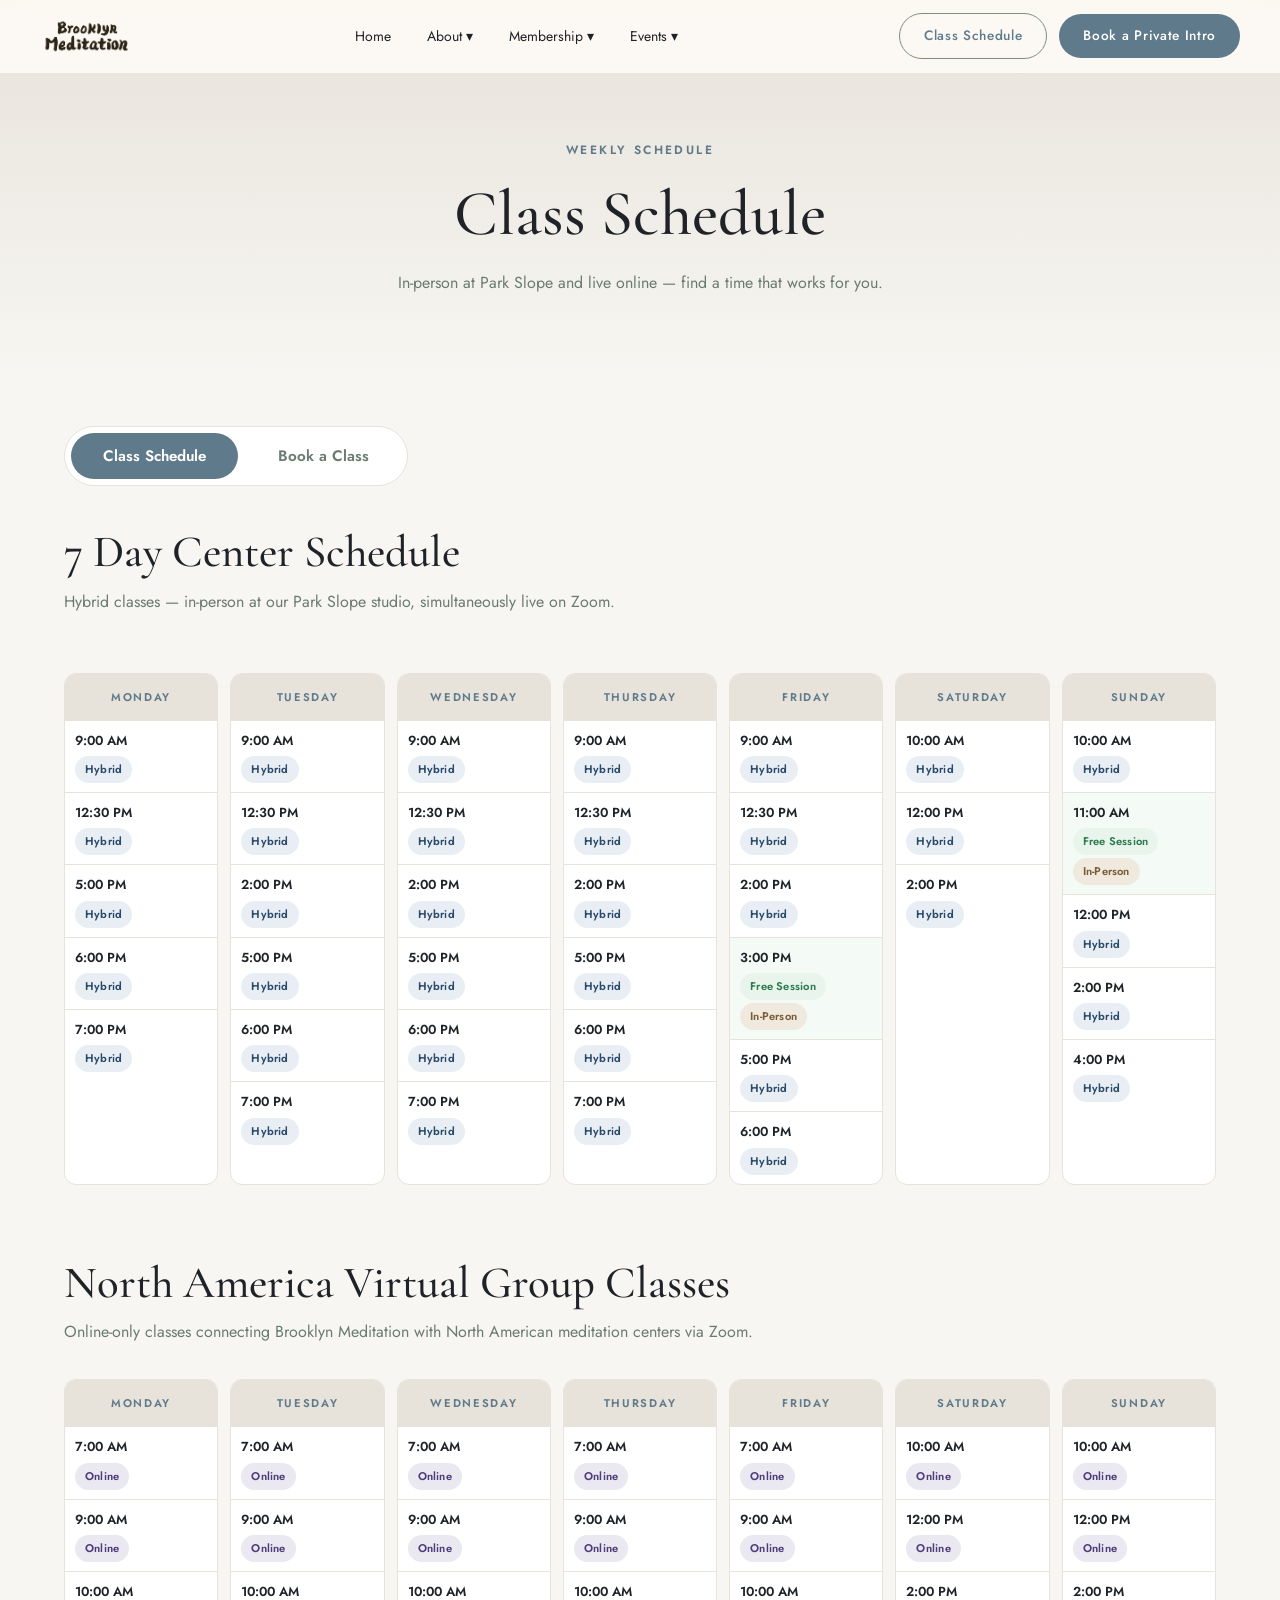
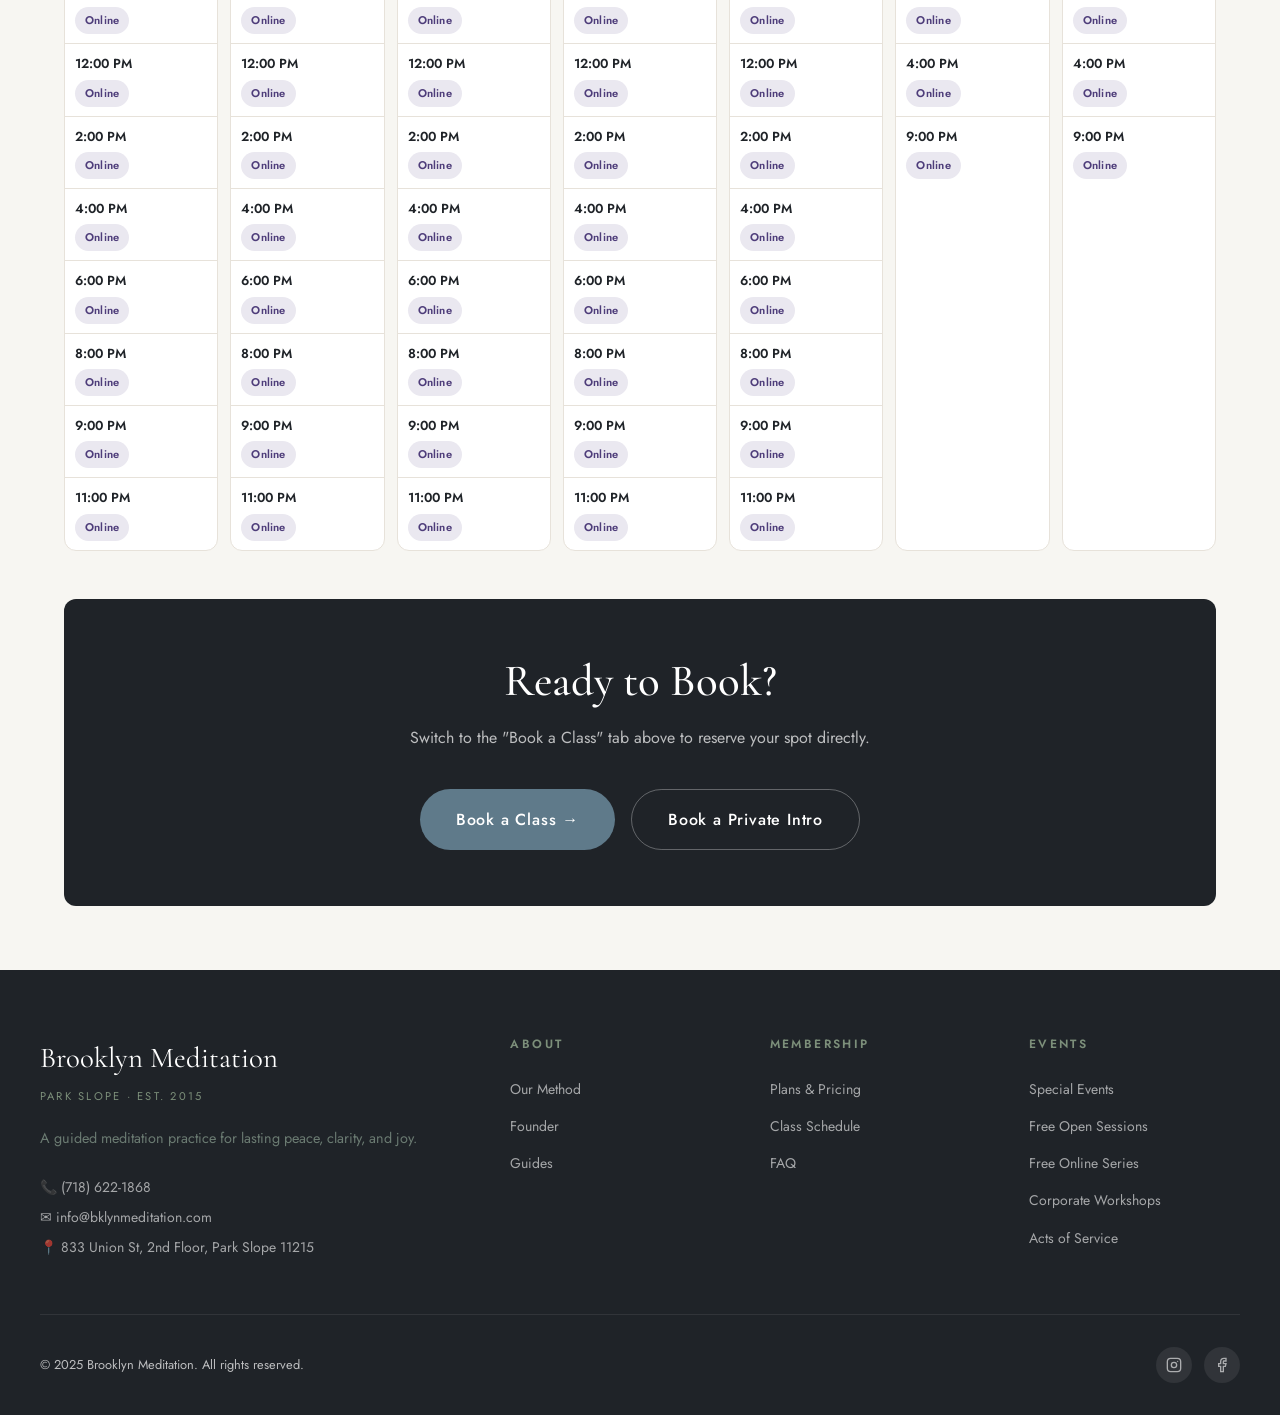
<file: meditation-schedule/index.html>
<!DOCTYPE html>
<html lang="en">
<head>
  <meta charset="UTF-8" />
  <meta name="viewport" content="width=device-width, initial-scale=1.0" />
  <title>Redirecting… | Brooklyn Meditation</title>
  <meta http-equiv="refresh" content="0; url=/schedule.html" />
  <link rel="canonical" href="https://www.brooklynmeditation.nyc/schedule.html" />
</head>
<body>
  <p>This page has moved. <a href="/schedule.html">Click here if you are not redirected automatically.</a></p>
  <script>window.location.replace('/schedule.html');</script>
</body>
</html>
</file>
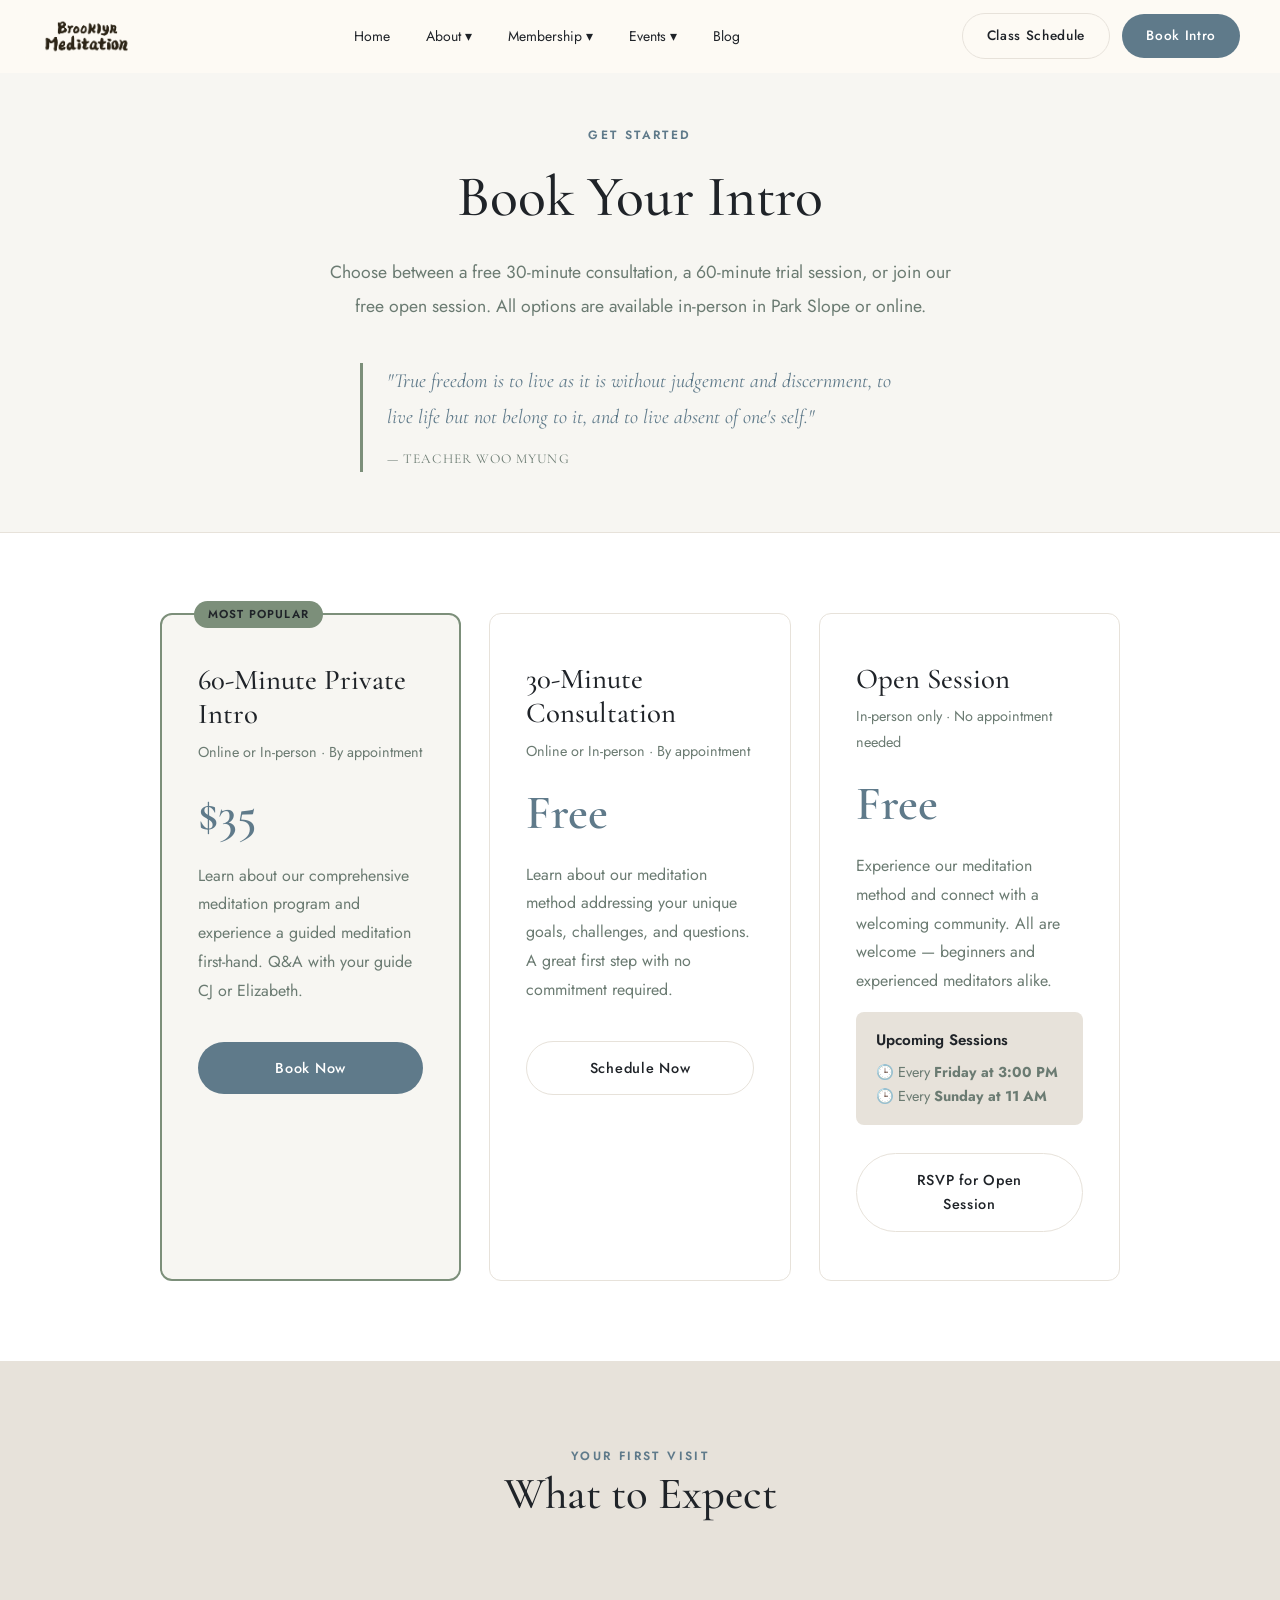
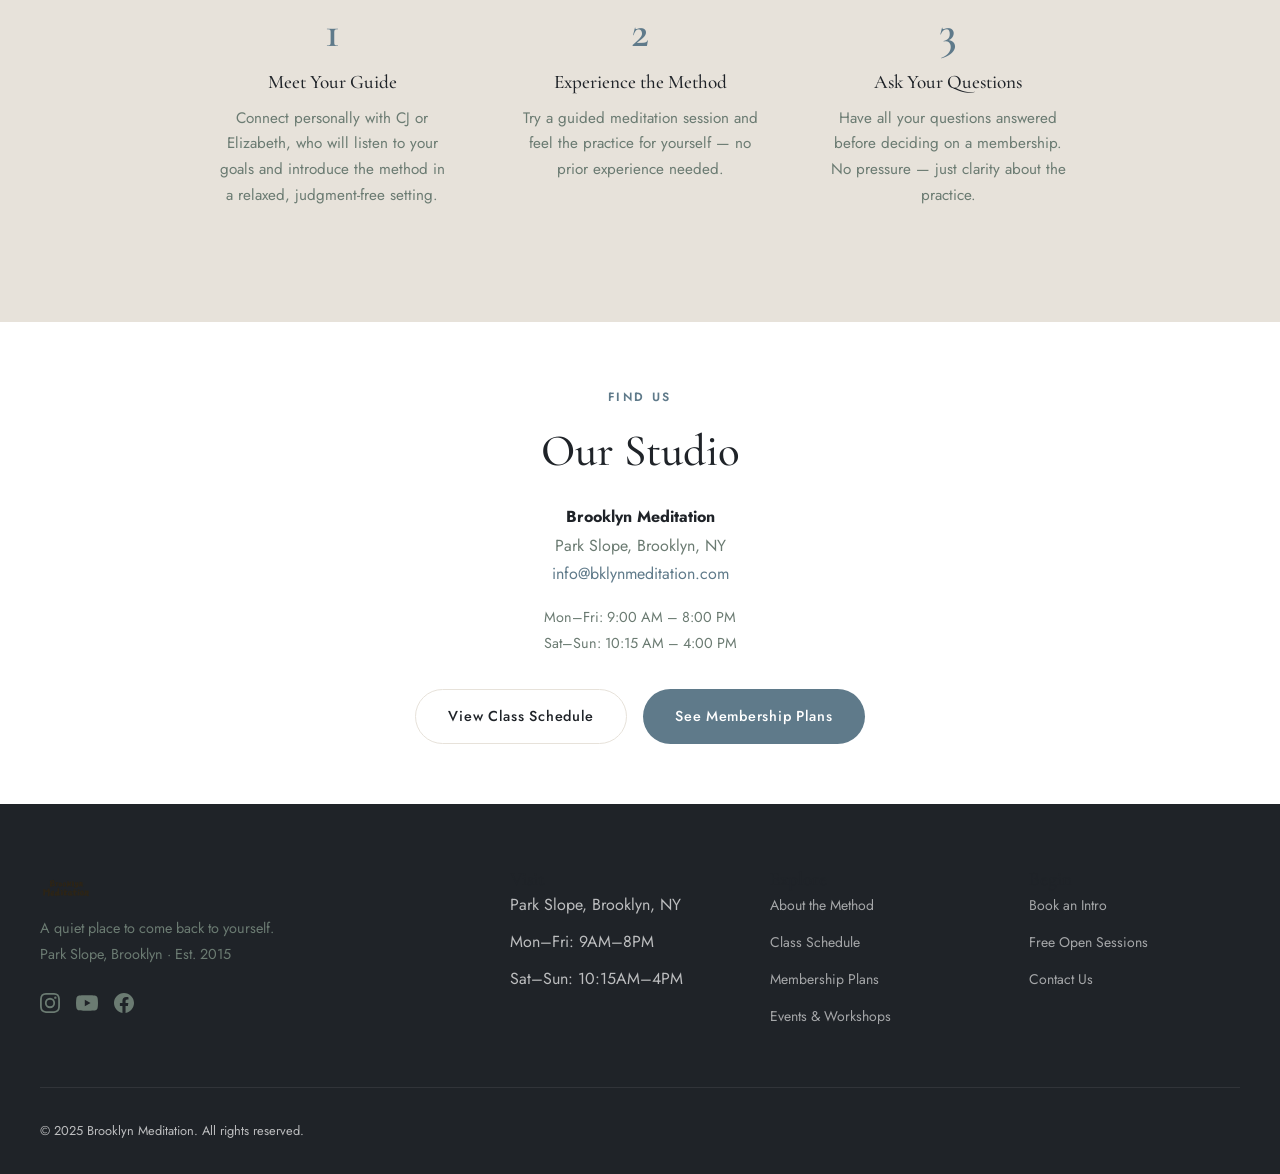
<file: book-an-intro.html>
<!DOCTYPE html>
<html lang="en">
<head>
  <!-- Google Tag Manager -->
  <script>(function(w,d,s,l,i){w[l]=w[l]||[];w[l].push({'gtm.start':
  new Date().getTime(),event:'gtm.js'});var f=d.getElementsByTagName(s)[0],
  j=d.createElement(s),dl=l!='dataLayer'?'&l='+l:'';j.async=true;j.src=
  'https://www.googletagmanager.com/gtm.js?id='+i+dl;f.parentNode.insertBefore(j,f);
  })(window,document,'script','dataLayer','GTM-PPWKCZDB');</script>
  <!-- End Google Tag Manager -->
  <!-- Google tag (gtag.js) -->
  <sript async src="https://www.googletagmanager.com/gtag/js?id=G-YXKECY7C2L"></script>
  <script>
    window.dataLayer = window.dataLayer || [];
    function gtag(){dataLayer.push(arguments);}
    gtag('js', new Date());
    gtag('config', 'G-YXKECY7C2L');
  </script>
  <meta charset="UTF-8" />
  <meta name="viewport" content="width=device-width, initial-scale=1.0" />
  <title>Book an Intro | Brooklyn Meditation</title>
  <meta name="description" content="Book your introductory session at Brooklyn Meditation. Choose a free 30-minute consultation, a 60-minute trial, or join a free open session." />
  <link rel="preconnect" href="https://fonts.googleapis.com" />
  <link rel="preconnect" href="https://fonts.gstatic.com" crossorigin />
  <link href="https://fonts.googleapis.com/css2?family=Cormorant+Garamond:ital,wght@0,400;0,500;0,600;1,400;1,500&family=Jost:wght@300;400;500;600&display=swap" rel="stylesheet" />
  <link rel="stylesheet" href="style.css" />
  <style>
    @media (max-width: 768px) {
      /* 1. Nav buttons &mdash; one line */
      .navbar-actions .btn {
        white-space: nowrap;
        font-size: 0.72rem !important;
        padding: 7px 10px !important;
        letter-spacing: 0 !important;
      }

      /* 2. Booking cards &mdash; horizontal swipe carousel */
      .booking-section { padding: 48px 0 !important; }
            .booking-section .container { overflow: visible !important; }
      .booking-cards-grid {
        display: flex !important;
        overflow-x: scroll;
                overflow-y: visible;
        scroll-snap-type: x mandatory;
        -webkit-overflow-scrolling: touch;
        overscroll-behavior-x: contain;
        gap: 16px !important;
        padding: 20px 24px 24px !important;
        max-width: none !important;
        scrollbar-width: none;
        margin: 0 !important;
      }
      .booking-cards-grid::-webkit-scrollbar { display: none; }
      .booking-cards-grid > div {
        scroll-snap-align: center;
        flex: 0 0 82% !important;
        min-width: 0;
        padding: 36px 24px !important;
      }

      /* 3. What to Expect &mdash; horizontal swipe carousel */
      .expect-section { padding: 48px 0 !important; }
      .expect-section .container { overflow: visible !important; }
      .expect-grid {
        display: flex !important;
        overflow-x: scroll;
        scroll-snap-type: x mandatory;
        -webkit-overflow-scrolling: touch;
        overscroll-behavior-x: contain;
        gap: 0 !important;
        padding: 0 24px 24px !important;
        max-width: none !important;
        scrollbar-width: none;
        margin: 24px 0 0 !important;
      }
      .expect-grid::-webkit-scrollbar { display: none; }
      .expect-grid > div {
        scroll-snap-align: center;
        flex: 0 0 80% !important;
        min-width: 0;
        padding: 32px 20px !important;
      }

      /* Swipe hint dots */
      .swipe-dots {
        display: flex !important;
        justify-content: center;
        gap: 6px;
        margin-top: 12px;
      }
    }
    @media (min-width: 769px) {
      .swipe-dots { display: none; }
    }
  </style>
</head>
<body>
  <!-- Google Tag Manager (noscript) -->
  <noscript><iframe src="https://www.googletagmanager.com/ns.html?id=GTM-PPWKCZDB"
  height="0" width="0" style="display:none;visibility:hidden"></iframe></noscript>
  <!-- End Google Tag Manager (noscript) -->

<!-- ── Navigation ── -->
<nav class="navbar" id="navbar">
  <div class="navbar-inner">
    <a href="index.html" class="navbar-logo">
      <img src="logo.png" alt="Brooklyn Meditation" style="height:72px; width:auto;" />
    </a>
    <ul class="navbar-nav">
      <li><a href="index.html">Home</a></li>
      <li class="dropdown">
        <a href="about.html">About ▾</a>
        <div class="dropdown-menu">
          <a href="about.html">Our Method</a>
          <a href="about.html#founder">Founder & History</a>
          <a href="about.html#team">Meet the Guides</a>
          <a href="about.html#experiences">Meditators' Experiences</a>
        </div>
      </li>
      <li class="dropdown">
        <a href="membership.html">Membership ▾</a>
        <div class="dropdown-menu">
          <a href="membership.html">Plans & Pricing</a>
          <a href="schedule.html">Class Schedule</a>
          <a href="membership.html#faq">FAQ</a>
        </div>
      </li>
      <li class="dropdown">
        <a href="events.html">Events ▾</a>
        <div class="dropdown-menu">
          <a href="events.html#upcoming">Special Events</a>
          <a href="events.html#open">Open Sessions</a>
          <a href="events.html#online">Free Online Series</a>
          <a href="events.html#corporate">Corporate Workshops</a>
          <a href="events.html#service">Acts of Service</a>
        </div>
      </li>
      <li><a href="about.html#blog">Blog</a></li>
    </ul>
    <div class="navbar-actions">
      <a href="schedule.html" class="btn btn-secondary">Class Schedule</a>
      <a href="book-intro.html" class="btn btn-primary">Book Intro</a>
    </div>
    <button class="menu-toggle" id="menuToggle" aria-label="Open menu">
      <span></span><span></span><span></span>
    </button>
  </div>
</nav>

<!-- Mobile Nav -->
<div class="mobile-nav" id="mobileNav">
  <button class="mobile-nav-close" id="mobileNavClose">✕</button>
  <ul>
    <li><a href="index.html">Home</a></li>
    <li>
      <a href="about.html">About</a>
      <div class="mobile-sub">
        <a href="about.html">Our Method</a>
        <a href="about.html#founder">Founder & History</a>
        <a href="about.html#experiences">Meditators' Experiences</a>
      </div>
    </li>
    <li>
      <a href="membership.html">Membership</a>
      <div class="mobile-sub">
        <a href="membership.html">Plans & Pricing</a>
        <a href="schedule.html">Class Schedule</a>
      </div>
    </li>
    <li>
      <a href="events.html">Events & Workshops</a>
      <div class="mobile-sub">
        <a href="events.html#upcoming">Special Events</a>
        <a href="events.html#open">Open Sessions</a>
        <a href="events.html#online">Online Series</a>
        <a href="events.html#corporate">Corporate</a>
        <a href="events.html#service">Acts of Service</a>
      </div>
    </li>
    <li><a href="about.html#blog">Blog</a></li>
  </ul>
  <div class="mobile-nav-actions">
    <a href="schedule.html" class="btn btn-secondary" style="justify-content:center;">Class Schedule</a>
    <a href="book-intro.html" class="btn btn-primary" style="justify-content:center;">Book Intro</a>
  </div>
</div>

<!-- ── Page Header ── -->
<section style="padding: 120px 24px 60px; background: var(--bg); text-align: center; border-bottom: 1px solid var(--border);">
  <div class="container" style="max-width: 680px;">
    <span class="section-label">Get Started</span>
    <h1 style="font-size: clamp(2.4rem, 5vw, 3.6rem); margin: 16px 0 24px;">Book Your Intro</h1>
    <p style="font-size: 1.1rem; color: var(--text-light); line-height: 1.9;">
      Choose between a free 30-minute consultation, a 60-minute trial session, or join our free open session. All options are available in-person in Park Slope or online.
    </p>
    <blockquote style="margin: 40px auto 0; max-width: 560px; font-family:'Cormorant Garamond',serif; font-size:1.25rem; font-style:italic; color:var(--primary-dark); line-height:1.8; border-left: 3px solid var(--primary); padding-left: 24px; text-align: left;">
      "True freedom is to live as it is without judgement and discernment, to live life but not belong to it, and to live absent of one's self."
      <cite style="display:block; margin-top:12px; font-size:0.85rem; font-style:normal; letter-spacing:.08em; text-transform:uppercase; color:var(--text-light);">&mdash; Teacher Woo Myung</cite>
    </blockquote>
  </div>
</section>

<!-- ── Booking Options ── -->
<section class="booking-section" style="padding: 80px 24px; background: var(--white);">
  <div class="container">
    <div class="booking-cards-grid" style="display: grid; grid-template-columns: repeat(auto-fit, minmax(280px, 1fr)); gap: 28px; max-width: 960px; margin: 0 auto;">

      <!-- 60-min Trial -->
      <div style="border: 2px solid var(--primary); border-radius: var(--border-radius); padding: 48px 36px; position: relative; background: var(--bg);">
        <div style="position:absolute; top:-14px; left:32px; background:var(--primary); color:var(--dark); font-family:'Jost',sans-serif; font-size:0.72rem; font-weight:600; letter-spacing:.1em; text-transform:uppercase; padding:4px 14px; border-radius:20px;">Most Popular</div>
        <h2 style="font-size:1.8rem; margin-bottom:8px;">60-Minute Private Intro</h2>
        <p style="color:var(--text-light); font-size:0.9rem; margin-bottom:24px;">Online or In-person &middot; By appointment</p>
        <div style="font-family:'Cormorant Garamond',serif; font-size:3rem; font-weight:600; color:var(--primary-dark); line-height:1; margin-bottom:24px;">$35</div>
        <p style="line-height:1.8; color:var(--text-light); margin-bottom:36px;">Learn about our comprehensive meditation program and experience a guided meditation first-hand. Q&A with your guide CJ or Elizabeth.</p>
        <a href="https://www.wellnessliving.com/rs/appointment-new/brooklyn_meditation?id_class_tab=3&k_class_tab=76646" target="_blank" class="btn btn-primary" style="width:100%; text-align:center; display:block;">Book Now</a>
      </div>

      <!-- 30-min Consultation -->
      <div style="border: 1px solid var(--border); border-radius: var(--border-radius); padding: 48px 36px; background: var(--white);">
        <h2 style="font-size:1.8rem; margin-bottom:8px;">30-Minute Consultation</h2>
        <p style="color:var(--text-light); font-size:0.9rem; margin-bottom:24px;">Online or In-person &middot; By appointment</p>
        <div style="font-family:'Cormorant Garamond',serif; font-size:3rem; font-weight:600; color:var(--accent); line-height:1; margin-bottom:24px;">Free</div>
        <p style="line-height:1.8; color:var(--text-light); margin-bottom:36px;">Learn about our meditation method addressing your unique goals, challenges, and questions. A great first step with no commitment required.</p>
        <a href="https://www.wellnessliving.com/rs/appointment-new/brooklyn_meditation?id_class_tab=3&k_class_tab=75478" target="_blank" class="btn btn-secondary" style="width:100%; text-align:center; display:block;">Schedule Now</a>
      </div>

      <!-- Open Session -->
      <div style="border: 1px solid var(--border); border-radius: var(--border-radius); padding: 48px 36px; background: var(--white);">
        <h2 style="font-size:1.8rem; margin-bottom:8px;">Open Session</h2>
        <p style="color:var(--text-light); font-size:0.9rem; margin-bottom:24px;">In-person only &middot; No appointment needed</p>
        <div style="font-family:'Cormorant Garamond',serif; font-size:3rem; font-weight:600; color:var(--accent); line-height:1; margin-bottom:24px;">Free</div>
        <p style="line-height:1.8; color:var(--text-light); margin-bottom:16px;">Experience our meditation method and connect with a welcoming community. All are welcome &mdash; beginners and experienced meditators alike.</p>
        <div style="background: var(--primary-light); border-radius: 8px; padding: 16px 20px; margin-bottom: 28px;">
          <div style="font-weight:600; margin-bottom:6px; font-size:0.95rem;">Upcoming Sessions</div>
          <div style="display:grid; grid-template-columns:auto 1fr; column-gap:4px; font-size:0.9rem; color:var(--text-light); line-height:1.7;">
            <span style="white-space:nowrap">🕒 Every</span><strong style="white-space:nowrap">Friday at 3:00 PM</strong>
            <span style="white-space:nowrap">🕒 Every</span><strong style="white-space:nowrap">Sunday at 11 AM</strong>
          </div>
        </div>
        <a href="https://www.wellnessliving.com/rs/schedule/brooklyn_meditation?k_business=760342&uid=0&id_class_tab=1" target="_blank" class="btn btn-secondary" style="width:100%; text-align:center; display:block;">RSVP for Open Session</a>
      </div>

    </div>
  </div>
</section>

<!-- ── What to Expect ── -->
<section class="expect-section" style="padding: 80px 24px; background: var(--primary-light);">
  <div class="container">
    <div class="section-header">
      <span class="section-label">Your First Visit</span>
      <h2>What to Expect</h2>
    </div>
    <div class="expect-grid" style="display:grid; grid-template-columns: repeat(auto-fit, minmax(220px,1fr)); gap:24px; margin-top:48px; max-width:900px; margin-left:auto; margin-right:auto;">
      <div style="text-align:center; padding: 32px 24px;">
        <div style="font-family:'Cormorant Garamond',serif; font-size:2.8rem; color:var(--primary-dark); font-weight:600; line-height:1; margin-bottom:16px;">1</div>
        <h4 style="margin-bottom:12px;">Meet Your Guide</h4>
        <p style="color:var(--text-light); font-size:0.95rem; line-height:1.7;">Connect personally with CJ or Elizabeth, who will listen to your goals and introduce the method in a relaxed, judgment-free setting.</p>
      </div>
      <div style="text-align:center; padding: 32px 24px;">
        <div style="font-family:'Cormorant Garamond',serif; font-size:2.8rem; color:var(--primary-dark); font-weight:600; line-height:1; margin-bottom:16px;">2</div>
        <h4 style="margin-bottom:12px;">Experience the Method</h4>
        <p style="color:var(--text-light); font-size:0.95rem; line-height:1.7;">Try a guided meditation session and feel the practice for yourself &mdash; no prior experience needed.</p>
      </div>
      <div style="text-align:center; padding: 32px 24px;">
        <div style="font-family:'Cormorant Garamond',serif; font-size:2.8rem; color:var(--primary-dark); font-weight:600; line-height:1; margin-bottom:16px;">3</div>
        <h4 style="margin-bottom:12px;">Ask Your Questions</h4>
        <p style="color:var(--text-light); font-size:0.95rem; line-height:1.7;">Have all your questions answered before deciding on a membership. No pressure &mdash; just clarity about the practice.</p>
      </div>
    </div>
    <div class="swipe-dots" style="display:none;">
      <span style="width:8px;height:8px;border-radius:50%;background:var(--primary-dark);opacity:1;"></span>
      <span style="width:8px;height:8px;border-radius:50%;background:var(--primary-dark);opacity:0.3;"></span>
      <span style="width:8px;height:8px;border-radius:50%;background:var(--primary-dark);opacity:0.3;"></span>
    </div>
  </div>
</section>

<!-- ── Address / Studio Info ── -->
<section style="padding: 60px 24px; background: var(--white); border-top: 1px solid var(--border);">
  <div class="container" style="max-width: 680px; text-align:center;">
    <span class="section-label">Find Us</span>
    <h2 style="margin: 16px 0 24px;">Our Studio</h2>
    <p style="color:var(--text-light); font-size:1rem; line-height:1.8;">
      <strong style="color:var(--dark);">Brooklyn Meditation</strong><br>
      Park Slope, Brooklyn, NY<br>
      <a href="https://mail.google.com/mail/?view=cm&to=info@bklynmeditation.com&su=Inquiry" target="_blank" style="color:var(--primary-dark);">info@bklynmeditation.com</a>
    </p>
    <div style="margin-top:16px; font-size:0.9rem; color:var(--text-light); line-height:1.8;">
      Mon&ndash;Fri: 9:00 AM &ndash; 8:00 PM<br>
      Sat&ndash;Sun: 10:15 AM &ndash; 4:00 PM
    </div>
    <div style="margin-top:32px; display:flex; gap:16px; justify-content:center; flex-wrap:wrap;">
      <a href="schedule.html" class="btn btn-secondary">View Class Schedule</a>
      <a href="membership.html" class="btn btn-primary">See Membership Plans</a>
    </div>
  </div>
</section>

<!-- ── Footer ── -->
<footer>
  <div class="footer-inner">
    <div class="footer-top">
      <div class="footer-brand">
        <a href="index.html"><img src="logo.png" alt="Brooklyn Meditation" style="height:40px;" /></a>
        <p>A quiet place to come back to yourself.<br>Park Slope, Brooklyn &middot; Est. 2015</p>
        <div class="social-links" style="display:flex; gap:16px; margin-top:16px; align-items:center;">
<a href="https://www.instagram.com/bklynmeditation/" target="_blank" aria-label="Instagram" title="Instagram" style="color:var(--text-light); text-decoration:none; display:flex; align-items:center; transition:color 0.2s;" onmouseover="this.style.color='var(--primary-dark)'" onmouseout="this.style.color='var(--text-light)'"><svg width="20" height="20" viewBox="0 0 24 24" fill="currentColor"><path d="M12 2.163c3.204 0 3.584.012 4.85.07 3.252.148 4.771 1.691 4.919 4.919.058 1.265.069 1.645.069 4.849 0 3.205-.012 3.584-.069 4.849-.149 3.225-1.664 4.771-4.919 4.919-1.266.058-1.644.07-4.85.07-3.204 0-3.584-.012-4.849-.07-3.26-.149-4.771-1.699-4.919-4.92-.058-1.265-.07-1.644-.07-4.849 0-3.204.013-3.583.07-4.849.149-3.227 1.664-4.771 4.919-4.919 1.266-.057 1.645-.069 4.849-.069zM12 0C8.741 0 8.333.014 7.053.072 2.695.272.273 2.69.073 7.052.014 8.333 0 8.741 0 12c0 3.259.014 3.668.072 4.948.2 4.358 2.618 6.78 6.98 6.98C8.333 23.986 8.741 24 12 24c3.259 0 3.668-.014 4.948-.072 4.354-.2 6.782-2.618 6.979-6.98.059-1.28.073-1.689.073-4.948 0-3.259-.014-3.667-.072-4.947-.196-4.354-2.617-6.78-6.979-6.98C15.668.014 15.259 0 12 0zm0 5.838a6.162 6.162 0 100 12.324 6.162 6.162 0 000-12.324zM12 16a4 4 0 110-8 4 4 0 010 8zm6.406-11.845a1.44 1.44 0 100 2.881 1.44 1.44 0 000-2.881z"/></svg></a>
<a href="https://www.youtube.com/@brooklynmeditation" target="_blank" aria-label="YouTube" title="YouTube" style="color:var(--text-light); text-decoration:none; display:flex; align-items:center; transition:color 0.2s;" onmouseover="this.style.color='var(--primary-dark)'" onmouseout="this.style.color='var(--text-light)'"><svg width="22" height="22" viewBox="0 0 24 24" fill="currentColor"><path d="M23.495 6.205a3.007 3.007 0 00-2.088-2.088c-1.87-.501-9.396-.501-9.396-.501s-7.507-.01-9.396.501A3.007 3.007 0 00.527 6.205a31.247 31.247 0 00-.522 5.805 31.247 31.247 0 00.522 5.783 3.007 3.007 0 002.088 2.088c1.868.502 9.396.502 9.396.502s7.506 0 9.396-.502a3.007 3.007 0 002.088-2.088 31.247 31.247 0 00.5-5.783 31.247 31.247 0 00-.5-5.805zM9.609 15.601V8.408l6.264 3.602z"/></svg></a>
<a href="https://www.facebook.com/brooklynmeditation" target="_blank" aria-label="Facebook" title="Facebook" style="color:var(--text-light); text-decoration:none; display:flex; align-items:center; transition:color 0.2s;" onmouseover="this.style.color='var(--primary-dark)'" onmouseout="this.style.color='var(--text-light)'"><svg width="20" height="20" viewBox="0 0 24 24" fill="currentColor"><path d="M24 12.073c0-6.627-5.373-12-12-12s-12 5.373-12 12c0 5.99 4.388 10.954 10.125 11.854v-8.385H7.078v-3.47h3.047V9.43c0-3.007 1.792-4.669 4.533-4.669 1.312 0 2.686.235 2.686.235v2.953H15.83c-1.491 0-1.956.925-1.956 1.874v2.25h3.328l-.532 3.47h-2.796v8.385C19.612 23.027 24 18.062 24 12.073z"/></svg></a>
</div>
      </div>
      <div class="footer-col">
        <h4>Visit</h4>
        <ul>
          <li>Park Slope, Brooklyn, NY</li>
          <li>Mon&ndash;Fri: 9AM&ndash;8PM</li>
          <li>Sat&ndash;Sun: 10:15AM&ndash;4PM</li>
        </ul>
      </div>
      <div class="footer-col">
        <h4>Explore</h4>
        <ul>
          <li><a href="about.html">About the Method</a></li>
          <li><a href="schedule.html">Class Schedule</a></li>
          <li><a href="membership.html">Membership Plans</a></li>
          <li><a href="events.html">Events & Workshops</a></li>
        </ul>
      </div>
      <div class="footer-col">
        <h4>Begin</h4>
        <ul>
          <li><a href="book-intro.html">Book an Intro</a></li>
          <li><a href="events.html#open">Free Open Sessions</a></li>
          <li><a href="https://mail.google.com/mail/?view=cm&to=info@bklynmeditation.com&su=Inquiry" target="_blank">Contact Us</a></li>
        </ul>
      </div>
    </div>
    <div class="footer-bottom">
      <span>&copy; 2025 Brooklyn Meditation. All rights reserved.</span>
    </div>
  </div>
</footer>

<script>
  // Navbar scroll
  const navbar = document.getElementById('navbar');
  window.addEventListener('scroll', () => {
    navbar.classList.toggle('scrolled', window.scrollY > 40);
  });
  // Mobile nav
  document.getElementById('menuToggle').addEventListener('click', () => {
    document.getElementById('mobileNav').classList.add('open');
  });
  document.getElementById('mobileNavClose').addEventListener('click', () => {
    document.getElementById('mobileNav').classList.remove('open');
  });

  // Mobile carousel bounce + dot indicators
  if (window.innerWidth <= 768) {
    function setupCarousel(containerSel, dotsSel) {
      const container = document.querySelector(containerSel);
      const dotsEl = document.querySelector(dotsSel);
      if (!container) return;

      const cards = Array.from(container.children);
      let dots = [];
      if (dotsEl) {
        dotsEl.innerHTML = '';
        cards.forEach((_, i) => {
          const d = document.createElement('span');
          d.style.cssText = 'width:8px;height:8px;border-radius:50%;background:var(--primary-dark);opacity:' + (i === 0 ? '1' : '0.3') + ';transition:opacity 0.3s;display:inline-block;';
          dotsEl.appendChild(d);
          dots.push(d);
        });
      }

      // Bounce spring effect
      let bounceAnim = null;
      function springTo(target) {
        cancelAnimationFrame(bounceAnim);
        function step() {
          const diff = target - container.scrollLeft;
          if (Math.abs(diff) < 0.5) { container.scrollLeft = target; return; }
          container.scrollLeft += diff * 0.25;
          bounceAnim = requestAnimationFrame(step);
        }
        step();
      }

      container.addEventListener('scrollend', () => {
        const max = container.scrollWidth - container.clientWidth;
        if (container.scrollLeft < 0) springTo(0);
        else if (container.scrollLeft > max) springTo(max);
      });

      // Dot update on scroll
      container.addEventListener('scroll', () => {
        if (!dots.length) return;
        const idx = Math.round(container.scrollLeft / (container.scrollWidth / cards.length));
        dots.forEach((d, i) => d.style.opacity = i === idx ? '1' : '0.3');
      });
    }

    setupCarousel('.booking-cards-grid', null);
    setupCarousel('.expect-grid', '.swipe-dots');
  }
</script>



<script type="text/javascript">window.$crisp=[];window.CRISP_WEBSITE_ID="d693e638-b93f-4e7f-b31f-70aef5f0f688";(function(){d=document;s=d.createElement("script");s.src="https://client.crisp.chat/l.js";s.async=1;d.getElementsByTagName("head")[0].appendChild(s);})();</script>
</body>
</html>
</file>
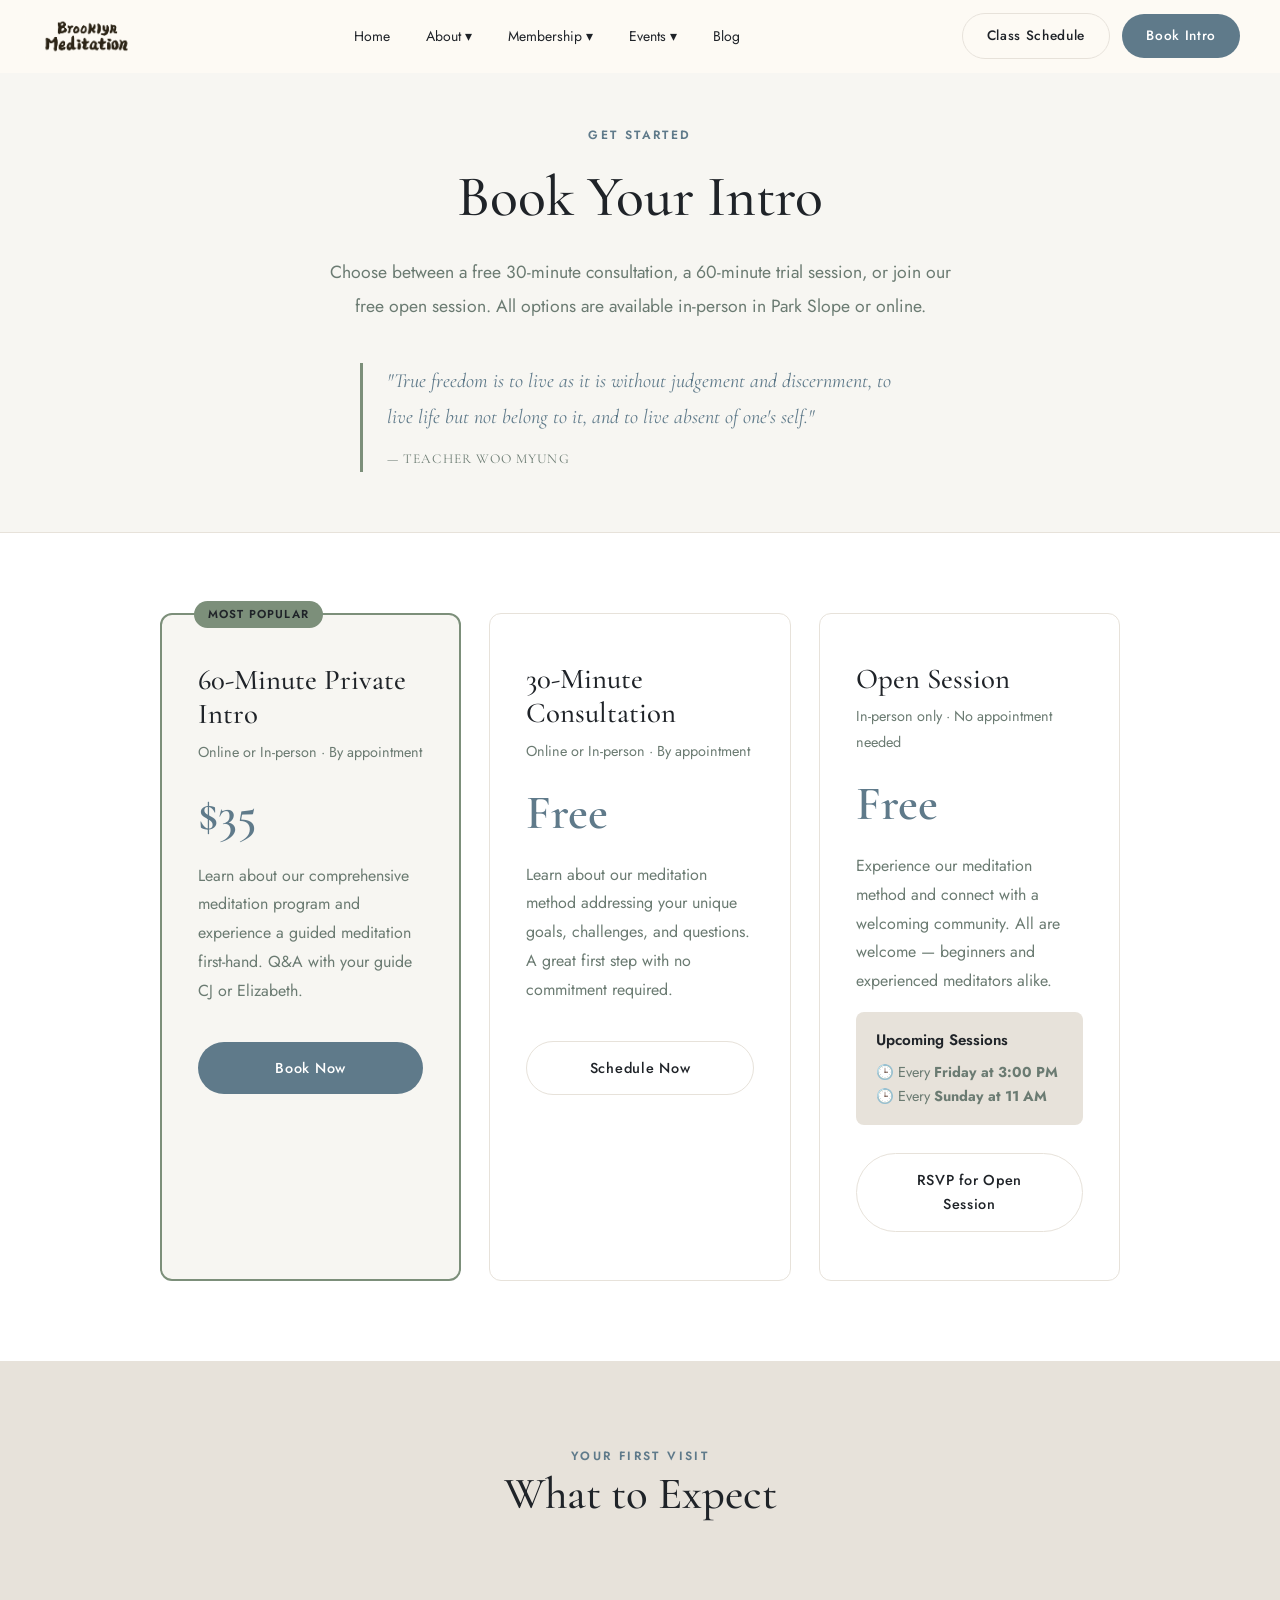
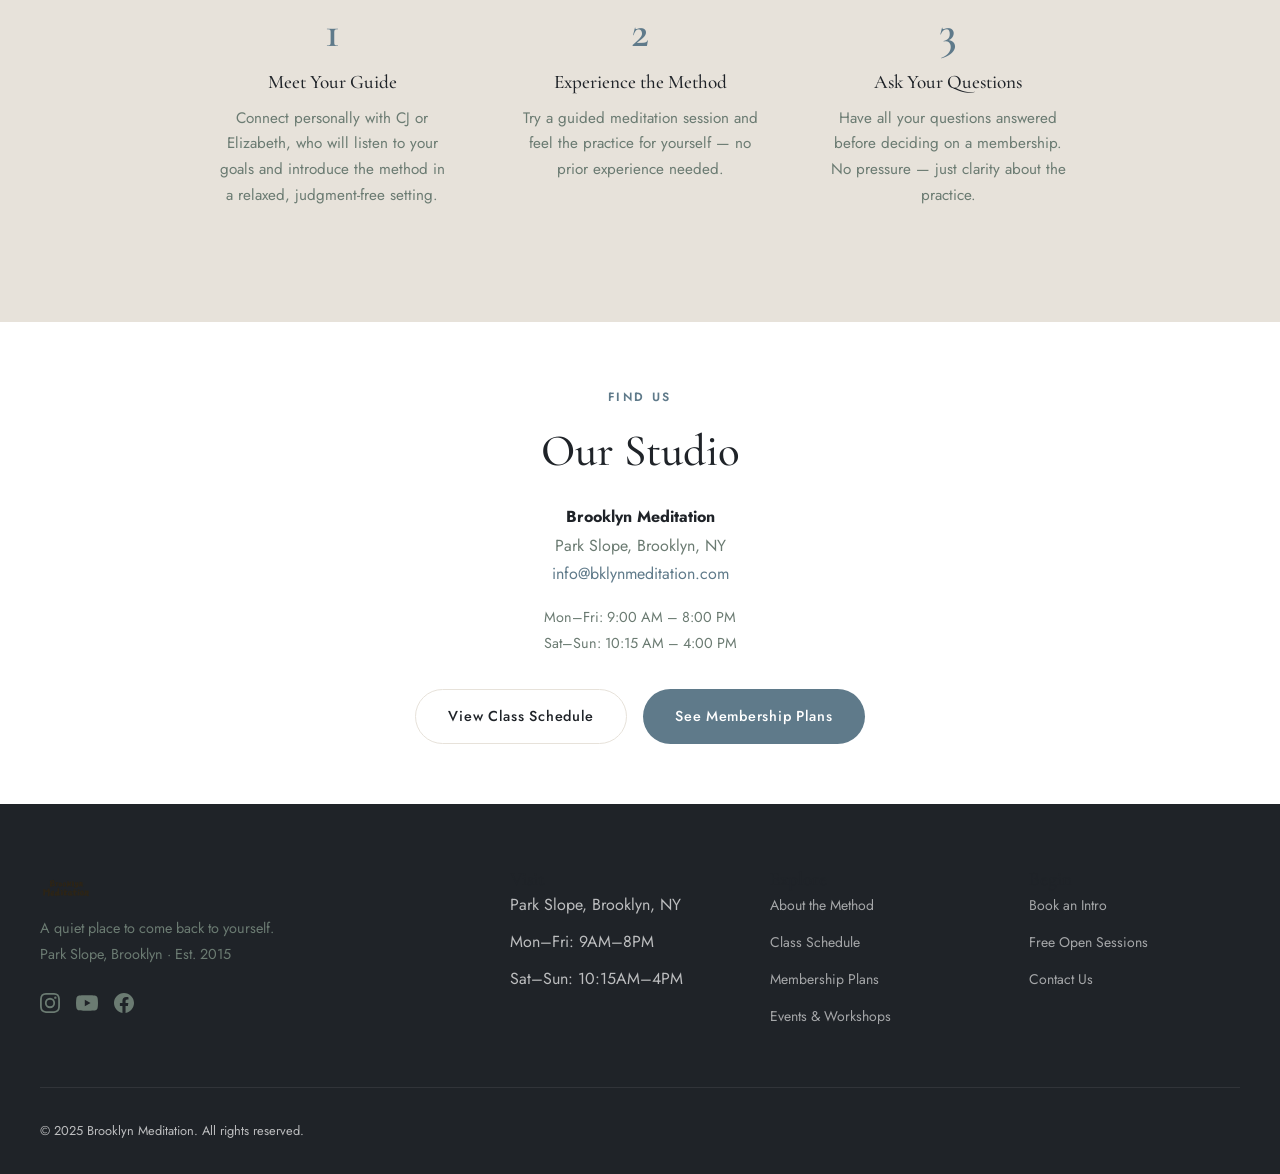
<file: book-intro.html>
<!DOCTYPE html>
<html lang="en">
<head>
  <!-- Google Tag Manager -->
  <script>(function(w,d,s,l,i){w[l]=w[l]||[];w[l].push({'gtm.start':
  new Date().getTime(),event:'gtm.js'});var f=d.getElementsByTagName(s)[0],
  j=d.createElement(s),dl=l!='dataLayer'?'&l='+l:'';j.async=true;j.src=
  'https://www.googletagmanager.com/gtm.js?id='+i+dl;f.parentNode.insertBefore(j,f);
  })(window,document,'script','dataLayer','GTM-PPWKCZDB');</script>
  <!-- End Google Tag Manager -->
  <!-- Google tag (gtag.js) -->
  <script async src="https://www.googletagmanager.com/gtag/js?id=G-YXKECY7C2L"></script>
  <script>
    window.dataLayer = window.dataLayer || [];
    function gtag(){dataLayer.push(arguments);}
    gtag('js', new Date());
    gtag('config', 'G-YXKECY7C2L');
  </script>
  <meta charset="UTF-8" />
  <meta name="viewport" content="width=device-width, initial-scale=1.0" />
  <title>Book an Intro | Brooklyn Meditation</title>
  <meta name="description" content="Book your introductory session at Brooklyn Meditation. Choose a free 30-minute consultation, a 60-minute trial, or join a free open session." />
  <link rel="preconnect" href="https://fonts.googleapis.com" />
  <link rel="preconnect" href="https://fonts.gstatic.com" crossorigin />
  <link href="https://fonts.googleapis.com/css2?family=Cormorant+Garamond:ital,wght@0,400;0,500;0,600;1,400;1,500&family=Jost:wght@300;400;500;600&display=swap" rel="stylesheet" />
  <link rel="stylesheet" href="style.css" />
  <style>
    @media (max-width: 768px) {
      /* 1. Nav buttons &mdash; one line */
      .navbar-actions .btn {
        white-space: nowrap;
        font-size: 0.72rem !important;
        padding: 7px 10px !important;
        letter-spacing: 0 !important;
      }

      /* 2. Booking cards &mdash; horizontal swipe carousel */
      .booking-section { padding: 48px 0 !important; }
      .booking-cards-grid {
        display: flex !important;
        overflow-x: scroll;
        scroll-snap-type: x mandatory;
        -webkit-overflow-scrolling: touch;
        overscroll-behavior-x: contain;
        gap: 16px !important;
        padding: 0 24px 24px !important;
        max-width: none !important;
        scrollbar-width: none;
        margin: 0 !important;
      }
      .booking-cards-grid::-webkit-scrollbar { display: none; }
      .booking-cards-grid > div {
        scroll-snap-align: center;
        flex: 0 0 82% !important;
        min-width: 0;
        padding: 36px 24px !important;
      }

      /* 3. What to Expect &mdash; horizontal swipe carousel */
      .expect-section { padding: 48px 0 !important; }
      .expect-section .container { overflow: visible !important; }
      .expect-grid {
        display: flex !important;
        overflow-x: scroll;
        scroll-snap-type: x mandatory;
        -webkit-overflow-scrolling: touch;
        overscroll-behavior-x: contain;
        gap: 0 !important;
        padding: 0 24px 24px !important;
        max-width: none !important;
        scrollbar-width: none;
        margin: 24px 0 0 !important;
      }
      .expect-grid::-webkit-scrollbar { display: none; }
      .expect-grid > div {
        scroll-snap-align: center;
        flex: 0 0 80% !important;
        min-width: 0;
        padding: 32px 20px !important;
      }

      /* Swipe hint dots */
      .swipe-dots {
        display: flex !important;
        justify-content: center;
        gap: 6px;
        margin-top: 12px;
      }
    }
    @media (min-width: 769px) {
      .swipe-dots { display: none; }
    }
  </style>
</head>
<body>
  <!-- Google Tag Manager (noscript) -->
  <noscript><iframe src="https://www.googletagmanager.com/ns.html?id=GTM-PPWKCZDB"
  height="0" width="0" style="display:none;visibility:hidden"></iframe></noscript>
  <!-- End Google Tag Manager (noscript) -->

<!-- ── Navigation ── -->
<nav class="navbar" id="navbar">
  <div class="navbar-inner">
    <a href="index.html" class="navbar-logo">
      <img src="logo.png" alt="Brooklyn Meditation" style="height:72px; width:auto;" />
    </a>
    <ul class="navbar-nav">
      <li><a href="index.html">Home</a></li>
      <li class="dropdown">
        <a href="about.html">About ▾</a>
        <div class="dropdown-menu">
          <a href="about.html">Our Method</a>
          <a href="about.html#founder">Founder & History</a>
          <a href="about.html#team">Meet the Guides</a>
          <a href="about.html#experiences">Meditators' Experiences</a>
        </div>
      </li>
      <li class="dropdown">
        <a href="membership.html">Membership ▾</a>
        <div class="dropdown-menu">
          <a href="membership.html">Plans & Pricing</a>
          <a href="schedule.html">Class Schedule</a>
          <a href="membership.html#faq">FAQ</a>
        </div>
      </li>
      <li class="dropdown">
        <a href="events.html">Events ▾</a>
        <div class="dropdown-menu">
          <a href="events.html#upcoming">Special Events</a>
          <a href="events.html#open">Open Sessions</a>
          <a href="events.html#online">Free Online Series</a>
          <a href="events.html#corporate">Corporate Workshops</a>
          <a href="events.html#service">Acts of Service</a>
        </div>
      </li>
      <li><a href="about.html#blog">Blog</a></li>
    </ul>
    <div class="navbar-actions">
      <a href="schedule.html" class="btn btn-secondary">Class Schedule</a>
      <a href="book-intro.html" class="btn btn-primary">Book Intro</a>
    </div>
    <button class="menu-toggle" id="menuToggle" aria-label="Open menu">
      <span></span><span></span><span></span>
    </button>
  </div>
</nav>

<!-- Mobile Nav -->
<div class="mobile-nav" id="mobileNav">
  <button class="mobile-nav-close" id="mobileNavClose">✕</button>
  <ul>
    <li><a href="index.html">Home</a></li>
    <li>
      <a href="about.html">About</a>
      <div class="mobile-sub">
        <a href="about.html">Our Method</a>
        <a href="about.html#founder">Founder & History</a>
        <a href="about.html#experiences">Meditators' Experiences</a>
      </div>
    </li>
    <li>
      <a href="membership.html">Membership</a>
      <div class="mobile-sub">
        <a href="membership.html">Plans & Pricing</a>
        <a href="schedule.html">Class Schedule</a>
      </div>
    </li>
    <li>
      <a href="events.html">Events & Workshops</a>
      <div class="mobile-sub">
        <a href="events.html#upcoming">Special Events</a>
        <a href="events.html#open">Open Sessions</a>
        <a href="events.html#online">Online Series</a>
        <a href="events.html#corporate">Corporate</a>
        <a href="events.html#service">Acts of Service</a>
      </div>
    </li>
    <li><a href="about.html#blog">Blog</a></li>
  </ul>
  <div class="mobile-nav-actions">
    <a href="schedule.html" class="btn btn-secondary" style="justify-content:center;">Class Schedule</a>
    <a href="book-intro.html" class="btn btn-primary" style="justify-content:center;">Book Intro</a>
  </div>
</div>

<!-- ── Page Header ── -->
<section style="padding: 120px 24px 60px; background: var(--bg); text-align: center; border-bottom: 1px solid var(--border);">
  <div class="container" style="max-width: 680px;">
    <span class="section-label">Get Started</span>
    <h1 style="font-size: clamp(2.4rem, 5vw, 3.6rem); margin: 16px 0 24px;">Book Your Intro</h1>
    <p style="font-size: 1.1rem; color: var(--text-light); line-height: 1.9;">
      Choose between a free 30-minute consultation, a 60-minute trial session, or join our free open session. All options are available in-person in Park Slope or online.
    </p>
    <blockquote style="margin: 40px auto 0; max-width: 560px; font-family:'Cormorant Garamond',serif; font-size:1.25rem; font-style:italic; color:var(--primary-dark); line-height:1.8; border-left: 3px solid var(--primary); padding-left: 24px; text-align: left;">
      "True freedom is to live as it is without judgement and discernment, to live life but not belong to it, and to live absent of one's self."
      <cite style="display:block; margin-top:12px; font-size:0.85rem; font-style:normal; letter-spacing:.08em; text-transform:uppercase; color:var(--text-light);">&mdash; Teacher Woo Myung</cite>
    </blockquote>
  </div>
</section>

<!-- ── Booking Options ── -->
<section class="booking-section" style="padding: 80px 24px; background: var(--white);">
  <div class="container">
    <div class="booking-cards-grid" style="display: grid; grid-template-columns: repeat(auto-fit, minmax(280px, 1fr)); gap: 28px; max-width: 960px; margin: 0 auto;">

      <!-- 60-min Trial -->
      <div style="border: 2px solid var(--primary); border-radius: var(--border-radius); padding: 48px 36px; position: relative; background: var(--bg);">
        <div style="position:absolute; top:-14px; left:32px; background:var(--primary); color:var(--dark); font-family:'Jost',sans-serif; font-size:0.72rem; font-weight:600; letter-spacing:.1em; text-transform:uppercase; padding:4px 14px; border-radius:20px;">Most Popular</div>
        <h2 style="font-size:1.8rem; margin-bottom:8px;">60-Minute Private Intro</h2>
        <p style="color:var(--text-light); font-size:0.9rem; margin-bottom:24px;">Online or In-person &middot; By appointment</p>
        <div style="font-family:'Cormorant Garamond',serif; font-size:3rem; font-weight:600; color:var(--primary-dark); line-height:1; margin-bottom:24px;">$35</div>
        <p style="line-height:1.8; color:var(--text-light); margin-bottom:36px;">Learn about our comprehensive meditation program and experience a guided meditation first-hand. Q&A with your guide CJ or Elizabeth.</p>
        <a href="https://www.wellnessliving.com/rs/appointment-new/brooklyn_meditation?id_class_tab=3&k_class_tab=76646" target="_blank" class="btn btn-primary" style="width:100%; text-align:center; display:block;">Book Now</a>
      </div>

      <!-- 30-min Consultation -->
      <div style="border: 1px solid var(--border); border-radius: var(--border-radius); padding: 48px 36px; background: var(--white);">
        <h2 style="font-size:1.8rem; margin-bottom:8px;">30-Minute Consultation</h2>
        <p style="color:var(--text-light); font-size:0.9rem; margin-bottom:24px;">Online or In-person &middot; By appointment</p>
        <div style="font-family:'Cormorant Garamond',serif; font-size:3rem; font-weight:600; color:var(--accent); line-height:1; margin-bottom:24px;">Free</div>
        <p style="line-height:1.8; color:var(--text-light); margin-bottom:36px;">Learn about our meditation method addressing your unique goals, challenges, and questions. A great first step with no commitment required.</p>
        <a href="https://www.wellnessliving.com/rs/appointment-new/brooklyn_meditation?id_class_tab=3&k_class_tab=75478" target="_blank" class="btn btn-secondary" style="width:100%; text-align:center; display:block;">Schedule Now</a>
      </div>

      <!-- Open Session -->
      <div style="border: 1px solid var(--border); border-radius: var(--border-radius); padding: 48px 36px; background: var(--white);">
        <h2 style="font-size:1.8rem; margin-bottom:8px;">Open Session</h2>
        <p style="color:var(--text-light); font-size:0.9rem; margin-bottom:24px;">In-person only &middot; No appointment needed</p>
        <div style="font-family:'Cormorant Garamond',serif; font-size:3rem; font-weight:600; color:var(--accent); line-height:1; margin-bottom:24px;">Free</div>
        <p style="line-height:1.8; color:var(--text-light); margin-bottom:16px;">Experience our meditation method and connect with a welcoming community. All are welcome &mdash; beginners and experienced meditators alike.</p>
        <div style="background: var(--primary-light); border-radius: 8px; padding: 16px 20px; margin-bottom: 28px;">
          <div style="font-weight:600; margin-bottom:6px; font-size:0.95rem;">Upcoming Sessions</div>
          <div style="display:grid; grid-template-columns:auto 1fr; column-gap:4px; font-size:0.9rem; color:var(--text-light); line-height:1.7;">
            <span style="white-space:nowrap">🕒 Every</span><strong style="white-space:nowrap">Friday at 3:00 PM</strong>
            <span style="white-space:nowrap">🕒 Every</span><strong style="white-space:nowrap">Sunday at 11 AM</strong>
          </div>
        </div>
        <a href="https://www.wellnessliving.com/rs/schedule/brooklyn_meditation?k_business=760342&uid=0&id_class_tab=1" target="_blank" class="btn btn-secondary" style="width:100%; text-align:center; display:block;">RSVP for Open Session</a>
      </div>

    </div>
  </div>
</section>

<!-- ── What to Expect ── -->
<section class="expect-section" style="padding: 80px 24px; background: var(--primary-light);">
  <div class="container">
    <div class="section-header">
      <span class="section-label">Your First Visit</span>
      <h2>What to Expect</h2>
    </div>
    <div class="expect-grid" style="display:grid; grid-template-columns: repeat(auto-fit, minmax(220px,1fr)); gap:24px; margin-top:48px; max-width:900px; margin-left:auto; margin-right:auto;">
      <div style="text-align:center; padding: 32px 24px;">
        <div style="font-family:'Cormorant Garamond',serif; font-size:2.8rem; color:var(--primary-dark); font-weight:600; line-height:1; margin-bottom:16px;">1</div>
        <h4 style="margin-bottom:12px;">Meet Your Guide</h4>
        <p style="color:var(--text-light); font-size:0.95rem; line-height:1.7;">Connect personally with CJ or Elizabeth, who will listen to your goals and introduce the method in a relaxed, judgment-free setting.</p>
      </div>
      <div style="text-align:center; padding: 32px 24px;">
        <div style="font-family:'Cormorant Garamond',serif; font-size:2.8rem; color:var(--primary-dark); font-weight:600; line-height:1; margin-bottom:16px;">2</div>
        <h4 style="margin-bottom:12px;">Experience the Method</h4>
        <p style="color:var(--text-light); font-size:0.95rem; line-height:1.7;">Try a guided meditation session and feel the practice for yourself &mdash; no prior experience needed.</p>
      </div>
      <div style="text-align:center; padding: 32px 24px;">
        <div style="font-family:'Cormorant Garamond',serif; font-size:2.8rem; color:var(--primary-dark); font-weight:600; line-height:1; margin-bottom:16px;">3</div>
        <h4 style="margin-bottom:12px;">Ask Your Questions</h4>
        <p style="color:var(--text-light); font-size:0.95rem; line-height:1.7;">Have all your questions answered before deciding on a membership. No pressure &mdash; just clarity about the practice.</p>
      </div>
    </div>
    <div class="swipe-dots" style="display:none;">
      <span style="width:8px;height:8px;border-radius:50%;background:var(--primary-dark);opacity:1;"></span>
      <span style="width:8px;height:8px;border-radius:50%;background:var(--primary-dark);opacity:0.3;"></span>
      <span style="width:8px;height:8px;border-radius:50%;background:var(--primary-dark);opacity:0.3;"></span>
    </div>
  </div>
</section>

<!-- ── Address / Studio Info ── -->
<section style="padding: 60px 24px; background: var(--white); border-top: 1px solid var(--border);">
  <div class="container" style="max-width: 680px; text-align:center;">
    <span class="section-label">Find Us</span>
    <h2 style="margin: 16px 0 24px;">Our Studio</h2>
    <p style="color:var(--text-light); font-size:1rem; line-height:1.8;">
      <strong style="color:var(--dark);">Brooklyn Meditation</strong><br>
      Park Slope, Brooklyn, NY<br>
      <a href="https://mail.google.com/mail/?view=cm&to=info@bklynmeditation.com&su=Inquiry" target="_blank" style="color:var(--primary-dark);">info@bklynmeditation.com</a>
    </p>
    <div style="margin-top:16px; font-size:0.9rem; color:var(--text-light); line-height:1.8;">
      Mon&ndash;Fri: 9:00 AM &ndash; 8:00 PM<br>
      Sat&ndash;Sun: 10:15 AM &ndash; 4:00 PM
    </div>
    <div style="margin-top:32px; display:flex; gap:16px; justify-content:center; flex-wrap:wrap;">
      <a href="schedule.html" class="btn btn-secondary">View Class Schedule</a>
      <a href="membership.html" class="btn btn-primary">See Membership Plans</a>
    </div>
  </div>
</section>

<!-- ── Footer ── -->
<footer>
  <div class="footer-inner">
    <div class="footer-top">
      <div class="footer-brand">
        <a href="index.html"><img src="logo.png" alt="Brooklyn Meditation" style="height:40px;" /></a>
        <p>A quiet place to come back to yourself.<br>Park Slope, Brooklyn &middot; Est. 2015</p>
        <div class="social-links" style="display:flex; gap:16px; margin-top:16px; align-items:center;">
<a href="https://www.instagram.com/bklynmeditation/" target="_blank" aria-label="Instagram" title="Instagram" style="color:var(--text-light); text-decoration:none; display:flex; align-items:center; transition:color 0.2s;" onmouseover="this.style.color='var(--primary-dark)'" onmouseout="this.style.color='var(--text-light)'"><svg width="20" height="20" viewBox="0 0 24 24" fill="currentColor"><path d="M12 2.163c3.204 0 3.584.012 4.85.07 3.252.148 4.771 1.691 4.919 4.919.058 1.265.069 1.645.069 4.849 0 3.205-.012 3.584-.069 4.849-.149 3.225-1.664 4.771-4.919 4.919-1.266.058-1.644.07-4.85.07-3.204 0-3.584-.012-4.849-.07-3.26-.149-4.771-1.699-4.919-4.92-.058-1.265-.07-1.644-.07-4.849 0-3.204.013-3.583.07-4.849.149-3.227 1.664-4.771 4.919-4.919 1.266-.057 1.645-.069 4.849-.069zM12 0C8.741 0 8.333.014 7.053.072 2.695.272.273 2.69.073 7.052.014 8.333 0 8.741 0 12c0 3.259.014 3.668.072 4.948.2 4.358 2.618 6.78 6.98 6.98C8.333 23.986 8.741 24 12 24c3.259 0 3.668-.014 4.948-.072 4.354-.2 6.782-2.618 6.979-6.98.059-1.28.073-1.689.073-4.948 0-3.259-.014-3.667-.072-4.947-.196-4.354-2.617-6.78-6.979-6.98C15.668.014 15.259 0 12 0zm0 5.838a6.162 6.162 0 100 12.324 6.162 6.162 0 000-12.324zM12 16a4 4 0 110-8 4 4 0 010 8zm6.406-11.845a1.44 1.44 0 100 2.881 1.44 1.44 0 000-2.881z"/></svg></a>
<a href="https://www.youtube.com/@brooklynmeditation" target="_blank" aria-label="YouTube" title="YouTube" style="color:var(--text-light); text-decoration:none; display:flex; align-items:center; transition:color 0.2s;" onmouseover="this.style.color='var(--primary-dark)'" onmouseout="this.style.color='var(--text-light)'"><svg width="22" height="22" viewBox="0 0 24 24" fill="currentColor"><path d="M23.495 6.205a3.007 3.007 0 00-2.088-2.088c-1.87-.501-9.396-.501-9.396-.501s-7.507-.01-9.396.501A3.007 3.007 0 00.527 6.205a31.247 31.247 0 00-.522 5.805 31.247 31.247 0 00.522 5.783 3.007 3.007 0 002.088 2.088c1.868.502 9.396.502 9.396.502s7.506 0 9.396-.502a3.007 3.007 0 002.088-2.088 31.247 31.247 0 00.5-5.783 31.247 31.247 0 00-.5-5.805zM9.609 15.601V8.408l6.264 3.602z"/></svg></a>
<a href="https://www.facebook.com/brooklynmeditation" target="_blank" aria-label="Facebook" title="Facebook" style="color:var(--text-light); text-decoration:none; display:flex; align-items:center; transition:color 0.2s;" onmouseover="this.style.color='var(--primary-dark)'" onmouseout="this.style.color='var(--text-light)'"><svg width="20" height="20" viewBox="0 0 24 24" fill="currentColor"><path d="M24 12.073c0-6.627-5.373-12-12-12s-12 5.373-12 12c0 5.99 4.388 10.954 10.125 11.854v-8.385H7.078v-3.47h3.047V9.43c0-3.007 1.792-4.669 4.533-4.669 1.312 0 2.686.235 2.686.235v2.953H15.83c-1.491 0-1.956.925-1.956 1.874v2.25h3.328l-.532 3.47h-2.796v8.385C19.612 23.027 24 18.062 24 12.073z"/></svg></a>
</div>
      </div>
      <div class="footer-col">
        <h4>Visit</h4>
        <ul>
          <li>Park Slope, Brooklyn, NY</li>
          <li>Mon&ndash;Fri: 9AM&ndash;8PM</li>
          <li>Sat&ndash;Sun: 10:15AM&ndash;4PM</li>
        </ul>
      </div>
      <div class="footer-col">
        <h4>Explore</h4>
        <ul>
          <li><a href="about.html">About the Method</a></li>
          <li><a href="schedule.html">Class Schedule</a></li>
          <li><a href="membership.html">Membership Plans</a></li>
          <li><a href="events.html">Events & Workshops</a></li>
        </ul>
      </div>
      <div class="footer-col">
        <h4>Begin</h4>
        <ul>
          <li><a href="book-intro.html">Book an Intro</a></li>
          <li><a href="events.html#open">Free Open Sessions</a></li>
          <li><a href="https://mail.google.com/mail/?view=cm&to=info@bklynmeditation.com&su=Inquiry" target="_blank">Contact Us</a></li>
        </ul>
      </div>
    </div>
    <div class="footer-bottom">
      <span>&copy; 2025 Brooklyn Meditation. All rights reserved.</span>
    </div>
  </div>
</footer>

<script>
  // Navbar scroll
  const navbar = document.getElementById('navbar');
  window.addEventListener('scroll', () => {
    navbar.classList.toggle('scrolled', window.scrollY > 40);
  });
  // Mobile nav
  document.getElementById('menuToggle').addEventListener('click', () => {
    document.getElementById('mobileNav').classList.add('open');
  });
  document.getElementById('mobileNavClose').addEventListener('click', () => {
    document.getElementById('mobileNav').classList.remove('open');
  });

  // Mobile carousel bounce + dot indicators
  if (window.innerWidth <= 768) {
    function setupCarousel(containerSel, dotsSel) {
      const container = document.querySelector(containerSel);
      const dotsEl = document.querySelector(dotsSel);
      if (!container) return;

      const cards = Array.from(container.children);
      let dots = [];
      if (dotsEl) {
        dotsEl.innerHTML = '';
        cards.forEach((_, i) => {
          const d = document.createElement('span');
          d.style.cssText = 'width:8px;height:8px;border-radius:50%;background:var(--primary-dark);opacity:' + (i === 0 ? '1' : '0.3') + ';transition:opacity 0.3s;display:inline-block;';
          dotsEl.appendChild(d);
          dots.push(d);
        });
      }

      // Bounce spring effect
      let bounceAnim = null;
      function springTo(target) {
        cancelAnimationFrame(bounceAnim);
        function step() {
          const diff = target - container.scrollLeft;
          if (Math.abs(diff) < 0.5) { container.scrollLeft = target; return; }
          container.scrollLeft += diff * 0.25;
          bounceAnim = requestAnimationFrame(step);
        }
        step();
      }

      container.addEventListener('scrollend', () => {
        const max = container.scrollWidth - container.clientWidth;
        if (container.scrollLeft < 0) springTo(0);
        else if (container.scrollLeft > max) springTo(max);
      });

      // Dot update on scroll
      container.addEventListener('scroll', () => {
        if (!dots.length) return;
        const idx = Math.round(container.scrollLeft / (container.scrollWidth / cards.length));
        dots.forEach((d, i) => d.style.opacity = i === idx ? '1' : '0.3');
      });
    }

    setupCarousel('.booking-cards-grid', null);
    setupCarousel('.expect-grid', '.swipe-dots');
  }
</script>



<script type="text/javascript">window.$crisp=[];window.CRISP_WEBSITE_ID="d693e638-b93f-4e7f-b31f-70aef5f0f688";(function(){d=document;s=d.createElement("script");s.src="https://client.crisp.chat/l.js";s.async=1;d.getElementsByTagName("head")[0].appendChild(s);})();</script>
</body>
</html>
</file>
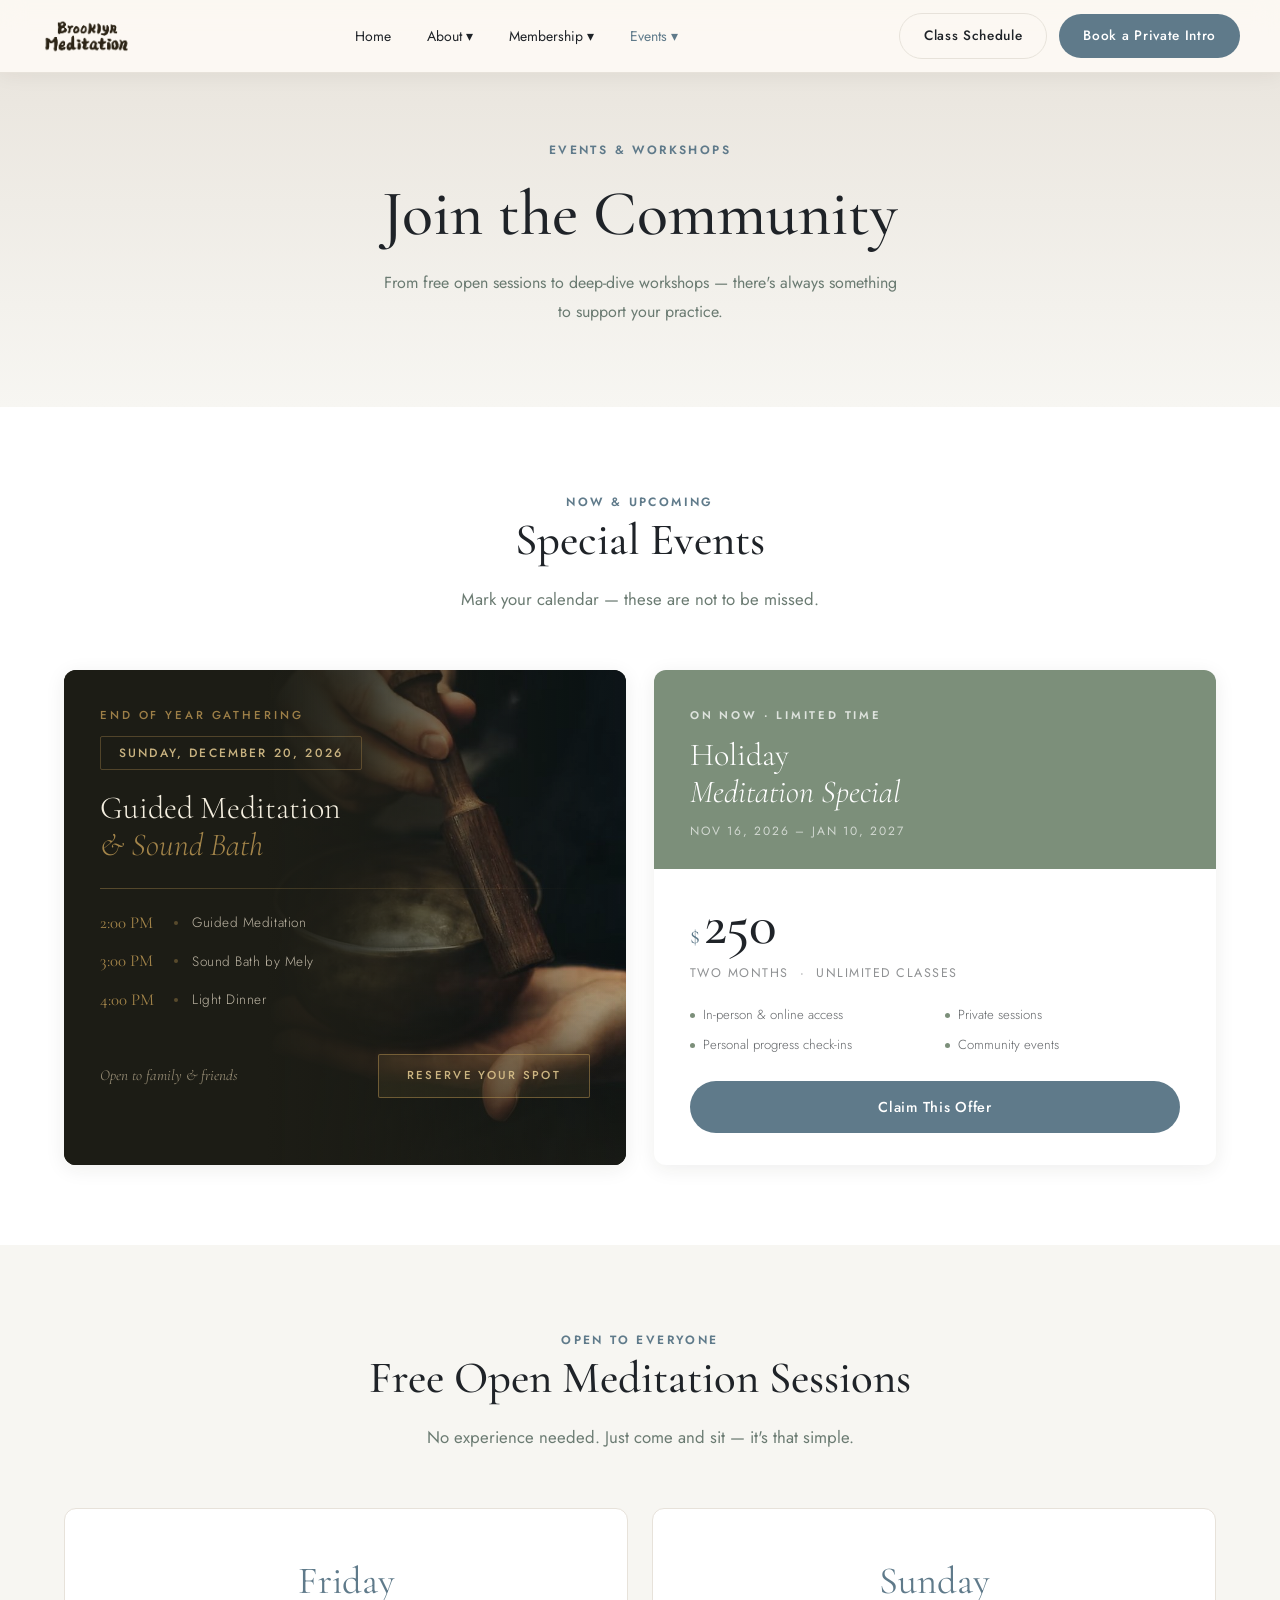
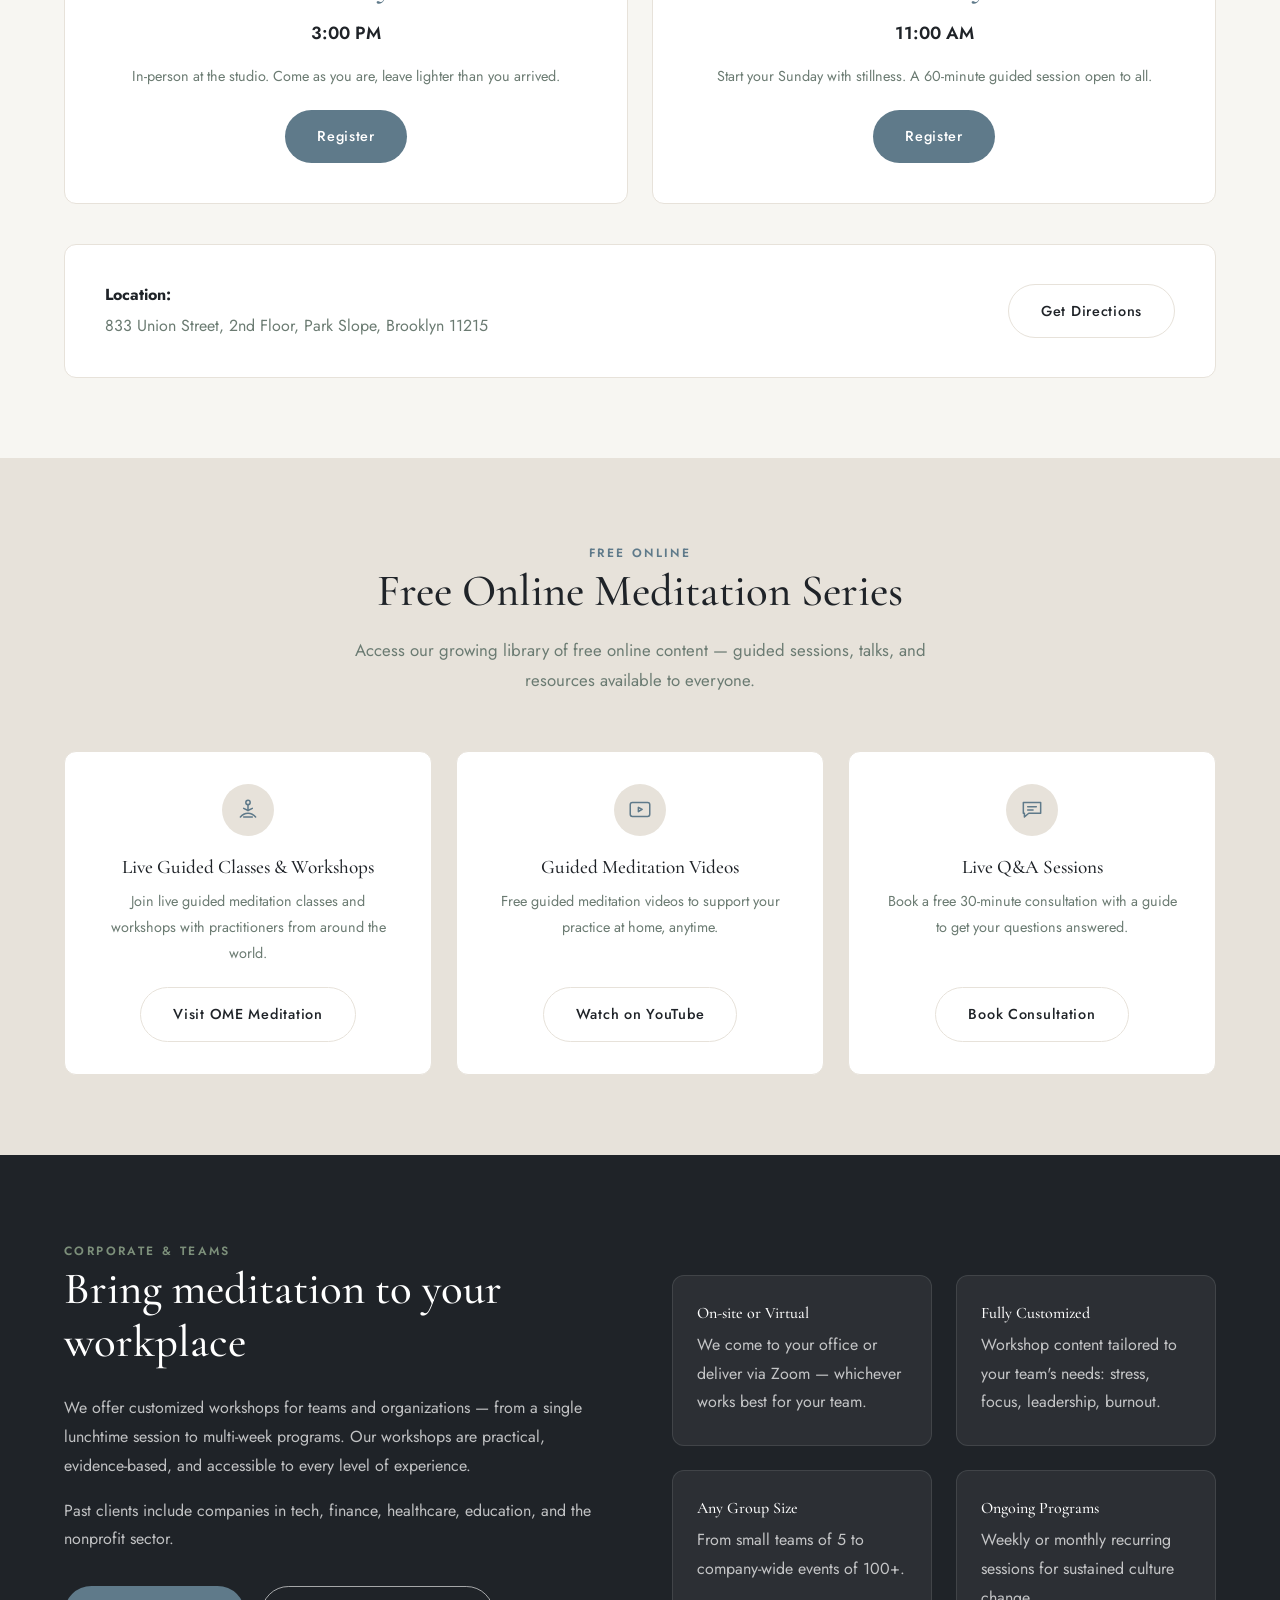
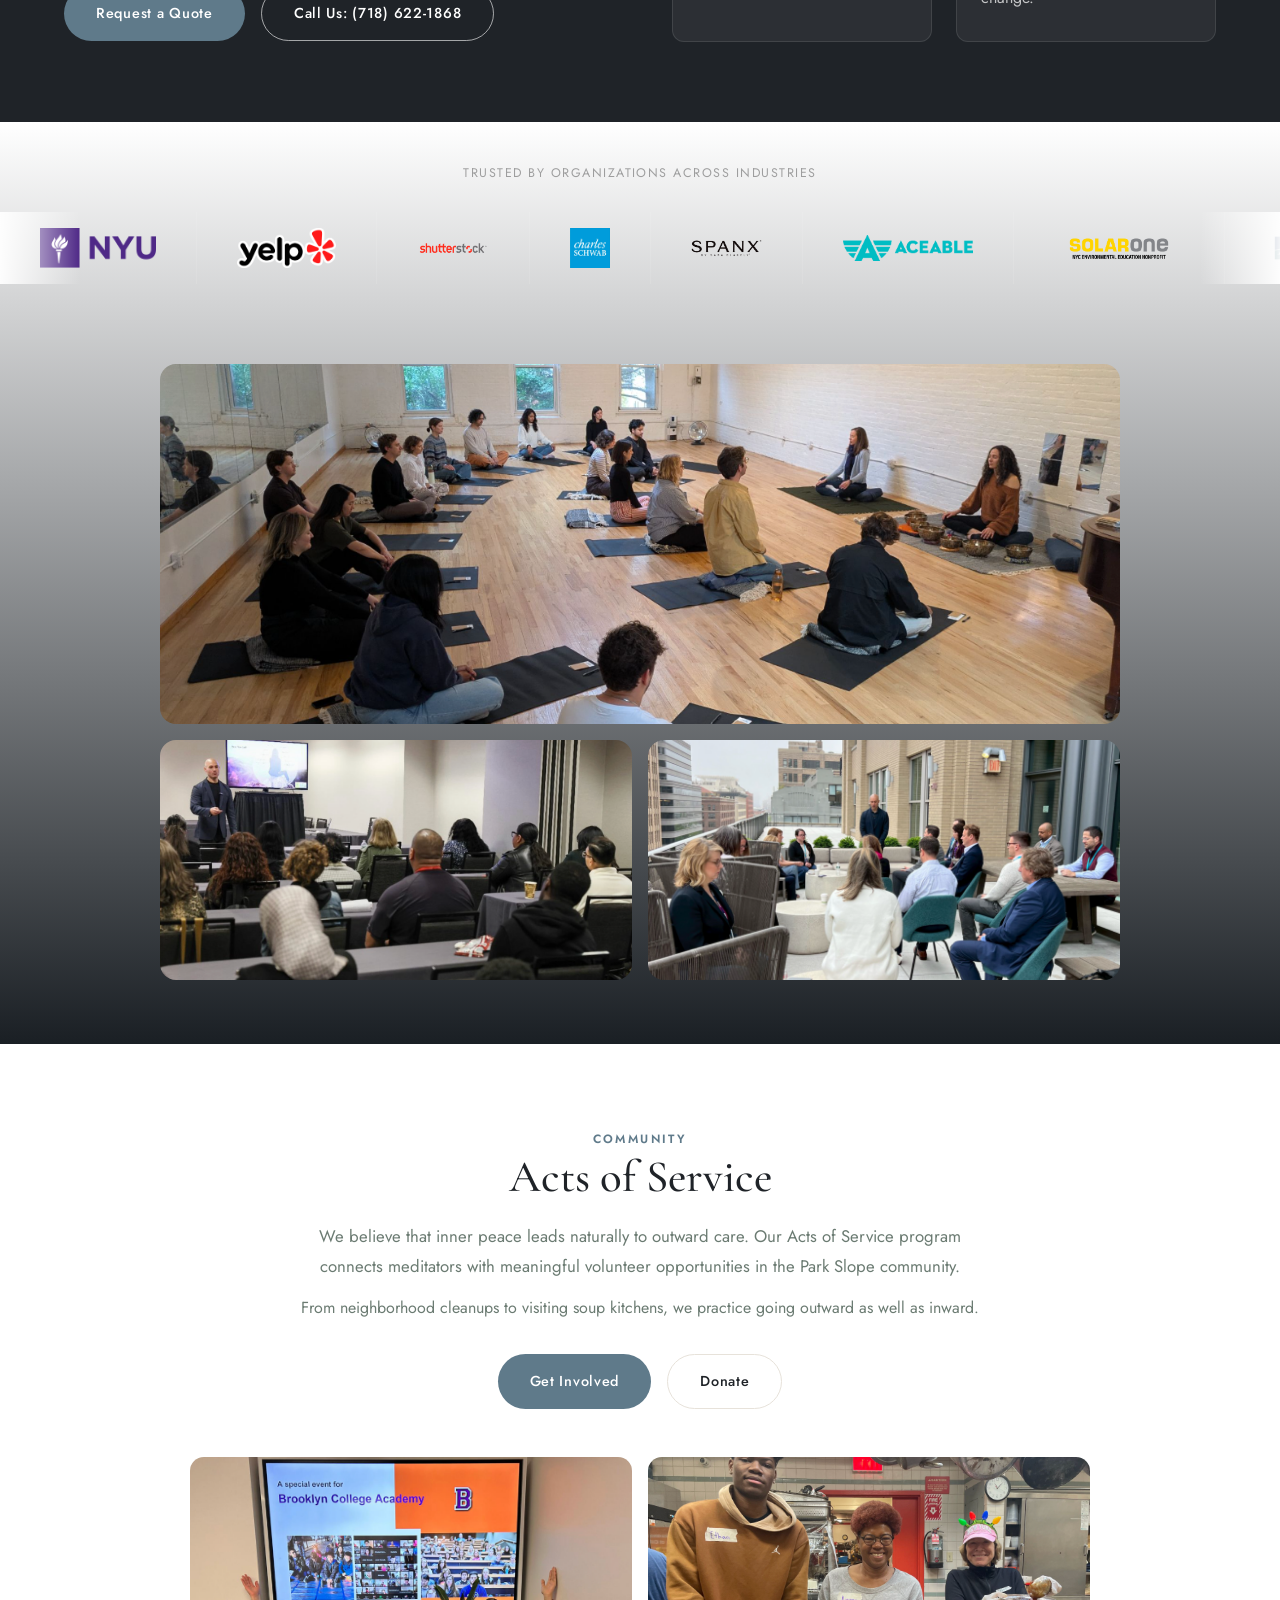
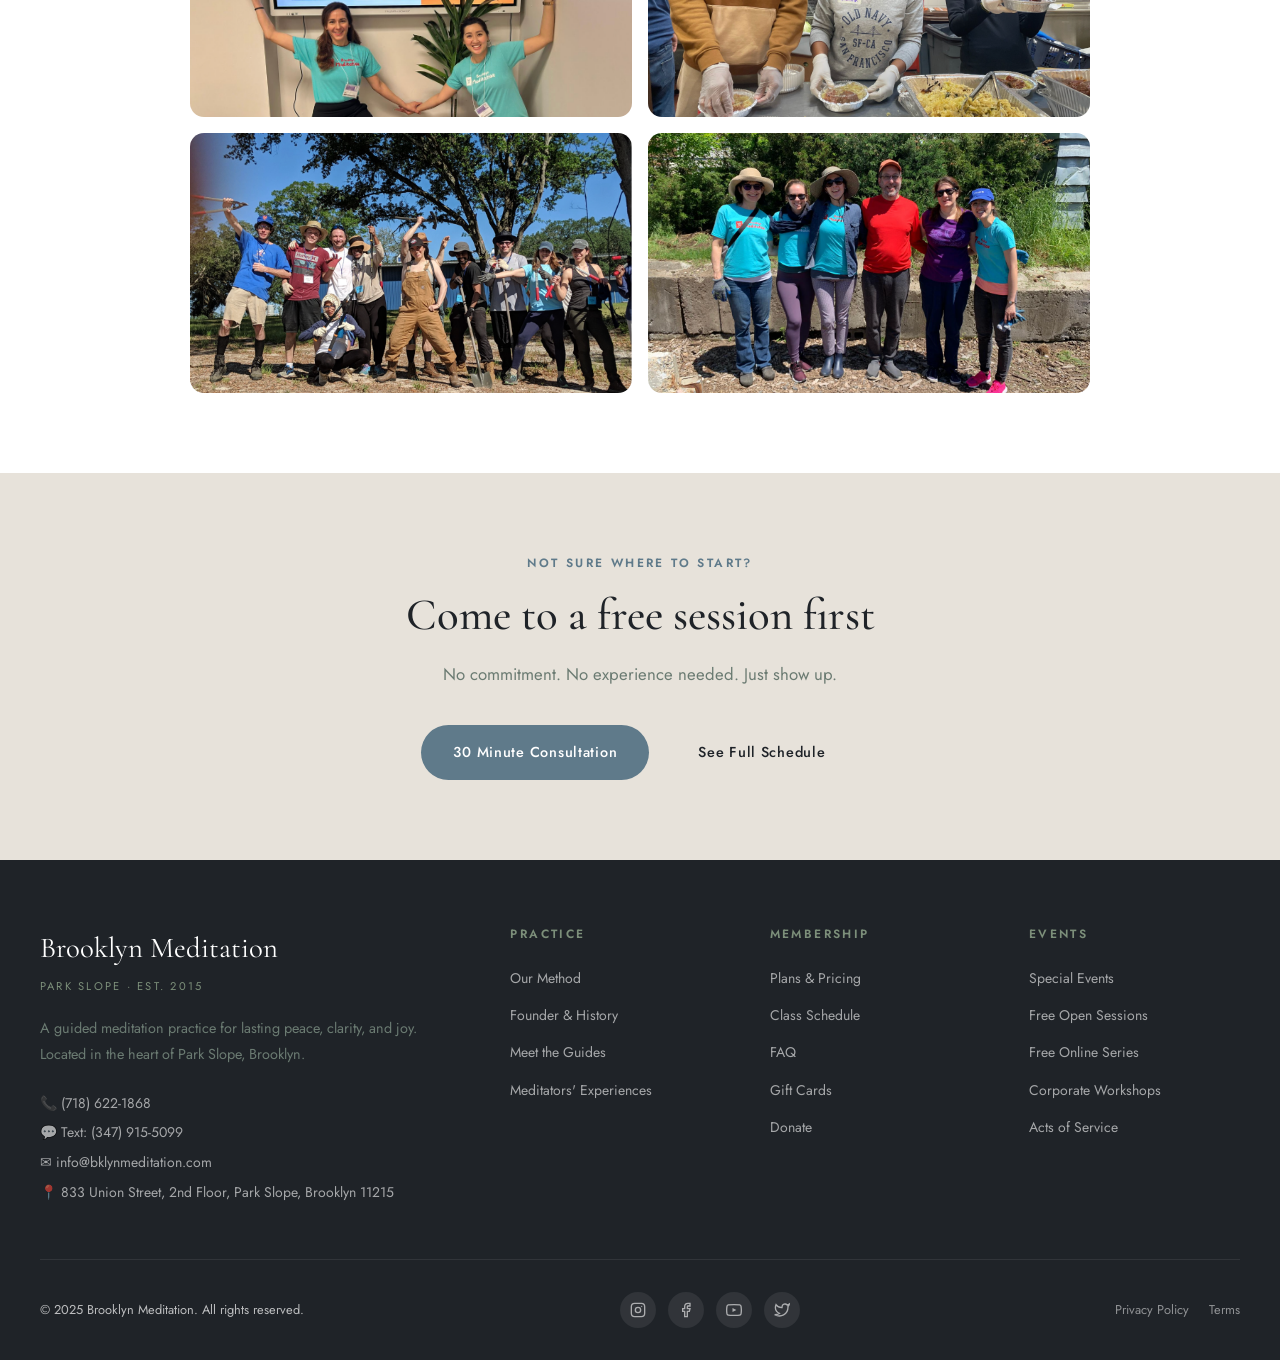
<file: events.html>
<!DOCTYPE html>
<html lang="en">
<head>
  <!-- Google Tag Manager -->
  <script>(function(w,d,s,l,i){w[l]=w[l]||[];w[l].push({'gtm.start':
  new Date().getTime(),event:'gtm.js'});var f=d.getElementsByTagName(s)[0],
  j=d.createElement(s),dl=l!='dataLayer'?'&l='+l:'';j.async=true;j.src=
  'https://www.googletagmanager.com/gtm.js?id='+i+dl;f.parentNode.insertBefore(j,f);
  })(window,document,'script','dataLayer','GTM-PPWKCZDB');</script>
  <!-- End Google Tag Manager -->
  <script>if(window.location.hash==='#open'){window.location.replace('/book-an-intro');}</script>
  <!-- Google tag (gtag.js) -->
  <script async src="https://www.googletagmanager.com/gtag/js?id=G-YXKECY7C2L"></script>
  <script>
    window.dataLayer = window.dataLayer || [];
    function gtag(){dataLayer.push(arguments);}
    gtag('js', new Date());
    gtag('config', 'G-YXKECY7C2L');
  </script>
  <meta charset="UTF-8" />
  <meta name="viewport" content="width=device-width, initial-scale=1.0" />
  <title>Events & Workshops | Brooklyn Meditation</title>
  <link rel="preconnect" href="https://fonts.googleapis.com" />
  <link rel="preconnect" href="https://fonts.gstatic.com" crossorigin />
  <link href="https://fonts.googleapis.com/css2?family=Cormorant+Garamond:ital,wght@0,400;0,500;0,600;1,400;1,500&family=Jost:wght@300;400;500;600&display=swap" rel="stylesheet" />
  <link rel="stylesheet" href="style.css" />
  <style>
    .event-card {
      display: grid;
      grid-template-columns: 1fr 1fr;
      gap: 0;
      background: var(--white);
      border: 1px solid var(--border);
      border-radius: var(--border-radius);
      overflow: hidden;
      margin-bottom: 32px;
      transition: var(--transition);
    }
    .event-card:hover {
      box-shadow: 0 8px 32px rgba(44,36,22,0.10);
    }
    .event-card.reverse {
      direction: rtl;
    }
    .event-card.reverse > * {
      direction: ltr;
    }
    .event-img {
      min-height: 280px;
      overflow: hidden;
    }
    .event-img img {
      width: 100%;
      height: 100%;
      object-fit: cover;
      transition: var(--transition);
    }
    .event-card:hover .event-img img {
      transform: scale(1.03);
    }
    .event-body {
      padding: 48px 44px;
      display: flex;
      flex-direction: column;
      justify-content: center;
    }
    .event-body .event-time {
      font-size: 0.8rem;
      font-weight: 600;
      letter-spacing: 0.15em;
      text-transform: uppercase;
      color: var(--primary-dark);
      margin-bottom: 12px;
    }
    .event-body h3 { margin-bottom: 14px; }
    .event-body p { margin-bottom: 24px; }
    .event-body .tag-row {
      display: flex;
      gap: 8px;
      margin-bottom: 24px;
      flex-wrap: wrap;
    }
    .tag {
      padding: 4px 14px;
      border-radius: 50px;
      font-size: 0.75rem;
      font-weight: 600;
    }
    .tag-free { background: #E8F4EC; color: #2D7A4E; }
    .tag-online { background: #EAE8F0; color: #4E3D7A; }
    .tag-inperson { background: var(--primary-light); color: var(--primary-dark); }
    .tag-corporate { background: #F0EDE8; color: #5A4A35; }

    .open-session-grid {
      display: grid;
      grid-template-columns: repeat(auto-fit, minmax(260px, 1fr));
      gap: 24px;
      margin-top: 48px;
    }
    .open-session-card {
      background: var(--white);
      border: 1px solid var(--border);
      border-radius: var(--border-radius);
      padding: 40px 36px;
      text-align: center;
      transition: var(--transition);
    }
    .open-session-card:hover {
      border-color: var(--primary);
      background: var(--primary-light);
    }
    .open-session-card .day {
      font-family: var(--font-heading);
      font-size: 2.4rem;
      color: var(--primary-dark);
      margin-bottom: 4px;
    }
    .open-session-card .time {
      font-size: 1.1rem;
      font-weight: 600;
      color: var(--dark);
      margin-bottom: 16px;
    }
    .open-session-card p {
      font-size: 0.9rem;
    }

    /* ── Mobile: open sessions side by side ── */
    @media (max-width: 768px) {
      .open-session-grid {
        grid-template-columns: 1fr 1fr;
        gap: 12px;
        margin-top: 32px;
      }
      .open-session-card {
        padding: 28px 16px;
      }
      .open-session-card .day {
        font-size: 1.8rem;
      }
      .open-session-card .time {
        font-size: 0.95rem;
      }
      .open-session-card p {
        font-size: 0.8rem;
      }
      .open-session-card .btn {
        font-size: 0.82rem;
        padding: 10px 16px;
      }
    }
    .open-session-dots { display: none; }

    /* ── Mobile carousel: online cards ── */
    @media (max-width: 768px) {
      .online-cards-grid {
        display: flex !important;
        overflow-x: scroll;
        scroll-snap-type: x mandatory;
        -webkit-overflow-scrolling: touch;
        scrollbar-width: none;
        gap: 16px;
        margin: 48px -24px 0;
        padding: 0 24px 8px;
      }
      .online-cards-grid::-webkit-scrollbar { display: none; }
      .online-cards-grid .card {
        flex: 0 0 80vw !important;
        scroll-snap-align: start;
      }
      .online-dots {
        display: flex;
        justify-content: center;
        gap: 8px;
        margin-top: 20px;
      }
      .online-dot {
        width: 8px;
        height: 8px;
        border-radius: 50%;
        background: var(--border);
        transition: background 0.3s;
      }
      .online-dot.active { background: var(--primary-dark); }
    }
    .online-dots { display: none; }

    .corporate-section {
      background: var(--dark);
      color: var(--white);
    }
    .corporate-section h2,
    .corporate-section h3 { color: var(--white); }
    .corporate-section p { color: rgba(255,255,255,0.72); }
    .corporate-section .section-label { color: var(--primary); }

    .corporate-features {
      display: grid;
      grid-template-columns: repeat(auto-fit, minmax(200px, 1fr));
      gap: 24px;
      margin-top: 40px;
    }
    @media (max-width: 768px) {
      .corporate-features {
        grid-template-columns: 1fr 1fr;
        gap: 16px;
      }
      .corporate-feature {
        padding: 20px 16px;
      }
      .corporate-feature h4 { font-size: 0.9rem; }
      .corporate-feature p { font-size: 0.82rem; }
    }
    .corporate-feature {
      padding: 28px 24px;
      background: rgba(255,255,255,0.06);
      border: 1px solid rgba(255,255,255,0.1);
      border-radius: var(--border-radius);
    }
    .corporate-feature h4 { color: var(--white); margin-bottom: 8px; font-size: 1rem; }

    @media (max-width: 768px) {
      .event-card,
      .event-card.reverse {
        grid-template-columns: 1fr;
        direction: ltr;
      }
      .event-img {
        min-height: 200px;
      }
      .event-body {
        padding: 32px 28px;
      }
    }

    /* ── Upcoming Events ── */
    .upcoming-grid {
      display: grid;
      grid-template-columns: 1fr 1fr;
      gap: 28px;
      margin-top: 48px;
    }
    @media (max-width: 768px) {
      .upcoming-grid {
        grid-template-columns: 1fr;
        gap: 20px;
      }
    }
    .upcoming-card {
      border-radius: var(--border-radius);
      overflow: hidden;
      transition: var(--transition);
      box-shadow: 0 4px 20px rgba(44,36,22,0.08);
    }
    .upcoming-card:hover {
      transform: translateY(-3px);
      box-shadow: 0 12px 36px rgba(44,36,22,0.14);
    }
    /* Sound Bath card — dark */
    .upcoming-card.dark-card {
      background: #1C1C15;
      color: #F5EFE0;
    }
    .upcoming-card.dark-card .uc-top {
      padding: 36px 36px 0;
    }
    .upcoming-card.dark-card .uc-label {
      font-size: 0.72rem;
      font-weight: 500;
      letter-spacing: 0.25em;
      text-transform: uppercase;
      color: rgba(180,145,80,0.85);
      margin-bottom: 10px;
    }
    .upcoming-card.dark-card .uc-date {
      display: inline-block;
      border: 1px solid rgba(180,145,80,0.35);
      padding: 6px 18px;
      border-radius: 2px;
      font-size: 0.75rem;
      font-weight: 500;
      letter-spacing: 0.18em;
      text-transform: uppercase;
      color: rgba(220,195,140,0.9);
      margin-bottom: 20px;
    }
    .upcoming-card.dark-card h3 {
      font-family: var(--font-heading);
      font-size: 2rem;
      font-weight: 300;
      line-height: 1.15;
      color: #F5EFE0;
      margin-bottom: 24px;
    }
    .uc-deco-line {
      height: 1px;
      background: linear-gradient(90deg, rgba(180,145,80,0.4), transparent);
      margin: 0 36px;
    }
    .uc-schedule {
      padding: 20px 36px;
      display: flex;
      flex-direction: column;
      gap: 10px;
    }
    .uc-row {
      display: flex;
      align-items: center;
      gap: 14px;
    }
    .uc-time {
      font-family: var(--font-heading);
      font-size: 1.05rem;
      color: rgba(180,145,80,0.9);
      width: 60px;
      flex-shrink: 0;
    }
    .uc-dot {
      width: 4px; height: 4px;
      border-radius: 50%;
      background: rgba(180,145,80,0.4);
      flex-shrink: 0;
    }
    .uc-item {
      font-size: 0.85rem;
      font-weight: 300;
      letter-spacing: 0.04em;
      color: rgba(230,220,200,0.8);
    }
    .uc-footer {
      padding: 20px 36px 32px;
      display: flex;
      justify-content: space-between;
      align-items: center;
      flex-wrap: wrap;
      gap: 12px;
    }
    .uc-note {
      font-style: italic;
      font-family: var(--font-heading);
      font-size: 0.95rem;
      color: rgba(200,185,155,0.7);
    }
    .btn-gold {
      display: inline-block;
      padding: 11px 28px;
      border: 1px solid rgba(180,145,80,0.5);
      border-radius: 2px;
      font-size: 0.72rem;
      font-weight: 500;
      letter-spacing: 0.2em;
      text-transform: uppercase;
      color: rgba(220,195,140,0.9);
      text-decoration: none;
      background: rgba(180,145,80,0.1);
      transition: var(--transition);
    }
    .btn-gold:hover {
      background: rgba(180,145,80,0.2);
      color: #EDD89A;
    }
    /* Holiday card — sage */
    .upcoming-card.sage-card {
      background: var(--white);
      display: flex;
      flex-direction: column;
    }
    .sage-card-top {
      background: var(--primary);
      padding: 36px 36px 28px;
    }
    .sage-card-top .uc-label {
      font-size: 0.7rem;
      font-weight: 600;
      letter-spacing: 0.25em;
      text-transform: uppercase;
      color: rgba(255,255,255,0.75);
      margin-bottom: 12px;
    }
    .sage-card-top h3 {
      font-family: var(--font-heading);
      font-size: 2rem;
      font-weight: 300;
      line-height: 1.15;
      color: #fff;
      margin-bottom: 4px;
    }
    .sage-card-top h3 em {
      font-style: italic;
    }
    .sage-card-top .uc-dates {
      font-size: 0.75rem;
      font-weight: 400;
      letter-spacing: 0.15em;
      text-transform: uppercase;
      color: rgba(255,255,255,0.65);
      margin-top: 10px;
    }
    .sage-card-body {
      padding: 28px 36px 32px;
      flex: 1;
      display: flex;
      flex-direction: column;
      justify-content: space-between;
    }
    .sage-price-row {
      display: flex;
      align-items: baseline;
      gap: 4px;
      margin-bottom: 6px;
    }
    .sage-dollar {
      font-family: var(--font-heading);
      font-size: 1.5rem;
      font-weight: 400;
      color: var(--primary-dark);
    }
    .sage-amount {
      font-family: var(--font-heading);
      font-size: 3.6rem;
      font-weight: 500;
      line-height: 1;
      color: var(--dark);
      letter-spacing: -0.02em;
    }
    .sage-price-desc {
      font-size: 0.78rem;
      font-weight: 400;
      letter-spacing: 0.12em;
      text-transform: uppercase;
      color: rgba(31,35,40,0.5);
      margin-bottom: 20px;
    }
    .sage-features {
      list-style: none;
      display: grid;
      grid-template-columns: 1fr 1fr;
      gap: 8px 20px;
      margin-bottom: 24px;
    }
    .sage-features li {
      font-size: 0.82rem;
      font-weight: 300;
      color: rgba(31,35,40,0.7);
      display: flex;
      align-items: center;
      gap: 8px;
    }
    .sage-features li::before {
      content: "";
      display: inline-block;
      width: 5px; height: 5px;
      border-radius: 50%;
      background: var(--primary);
      flex-shrink: 0;
    }
    @media (max-width: 480px) {
      .upcoming-card.dark-card h3,
      .sage-card-top h3 { font-size: 1.6rem; }
      .sage-amount { font-size: 3rem; }
      .sage-features { grid-template-columns: 1fr; }
      .uc-footer { flex-direction: column; align-items: flex-start; }
    }
  
    /* ── Service icons ── */
    .svc-icon {
      width: 52px; height: 52px;
      border-radius: 50%;
      background: var(--primary-light);
      color: var(--primary-dark);
      display: flex; align-items: center; justify-content: center;
      margin-bottom: 20px;
    }

    /* ── Sound Bath card photo ── */
    .upcoming-card.dark-card {
      position: relative;
      overflow: hidden;
      isolation: isolate;
    }
    .upcoming-card.dark-card::before {
      content: '';
      position: absolute; top: 0; right: 0; bottom: 0;
      width: 64%;
      background: url('sound-bath-bowl.jpg') 32% center / cover no-repeat;
      z-index: -2;
    }
    .upcoming-card.dark-card::after {
      content: '';
      position: absolute; inset: 0;
      z-index: -1;
      background:
        linear-gradient(90deg, #1C1C15 36%, rgba(28,28,21,0.88) 52%, rgba(28,28,21,0.45) 74%, rgba(28,28,21,0.12) 100%),
        linear-gradient(0deg, rgba(28,28,21,0.75) 0%, rgba(28,28,21,0) 38%);
    }
    @media (max-width: 768px) {
      .upcoming-card.dark-card::before { width: 78%; background-position: 30% 20%; }
      .upcoming-card.dark-card::after {
        background:
          linear-gradient(90deg, #1C1C15 22%, rgba(28,28,21,0.9) 48%, rgba(28,28,21,0.6) 100%),
          linear-gradient(0deg, rgba(28,28,21,0.85) 0%, rgba(28,28,21,0) 45%);
      }
    }

    /* ── Mobile: swipeable special events ── */
    .upcoming-dots { display: none; }
    @media (max-width: 768px) {
      .upcoming-grid {
        display: flex;
        overflow-x: auto;
        scroll-snap-type: x mandatory;
        scroll-padding-left: 48px;
        -webkit-overflow-scrolling: touch;
        scrollbar-width: none;
        gap: 14px;
        margin: 32px -48px 0;
        padding: 4px 48px 16px;
      }
      .upcoming-grid::-webkit-scrollbar { display: none; }
      #upcoming { overflow-x: hidden; }
      .upcoming-grid > .upcoming-card {
        flex: 0 0 calc(100vw - 92px);
        scroll-snap-align: start;
      }
      .upcoming-dots {
        display: flex; justify-content: center; gap: 8px;
        margin-top: 8px;
      }
      .upcoming-dots span {
        width: 8px; height: 8px; border-radius: 4px;
        background: var(--border);
        transition: background 0.3s, width 0.3s;
      }
      .upcoming-dots span.active { background: var(--primary-dark); width: 20px; }
    }

    /* ── Mobile: swipe rows (open sessions, corporate, photos) ── */
    .m-dots { display: none; }
    @media (max-width: 768px) {
      section:has(.m-swipe) { overflow-x: hidden; }
      .corporate-section .about-grid { grid-template-columns: minmax(0, 1fr) !important; }
      .corporate-section .about-grid > * { min-width: 0; }
      .m-swipe {
        display: flex !important;
        overflow-x: auto;
        scroll-snap-type: x mandatory;
        scroll-padding-left: 48px;
        -webkit-overflow-scrolling: touch;
        scrollbar-width: none;
        gap: 12px !important;
        max-width: none !important;
        margin-left: -48px !important;
        margin-right: -48px !important;
        padding: 4px 48px 12px;
      }
      .m-swipe::-webkit-scrollbar { display: none; }
      .m-swipe > * {
        flex: 0 0 calc(100vw - 92px);
        scroll-snap-align: start;
        grid-column: auto !important;
      }
      #aosPhotos img { height: 300px !important; }
      .m-dots {
        display: flex; justify-content: center; gap: 8px;
        margin-top: 10px;
      }
      .m-dots span {
        width: 8px; height: 8px; border-radius: 4px;
        background: var(--border);
        transition: background 0.3s, width 0.3s;
      }
      .m-dots span.active { background: var(--primary-dark); width: 20px; }
      .corporate-section .m-dots span { background: rgba(255,255,255,0.25); }
      .corporate-section .m-dots span.active { background: var(--primary); }
    }
</style>
  <link rel="icon" href="favicon.svg" type="image/svg+xml" />
  <meta property="og:url" content="https://brooklynmeditation.nyc/events.html" />
  <meta property="og:title" content="Events | Brooklyn Meditation" />
  <meta property="og:description" content="Free open sessions, workshops, and online meditation series." />
  <meta name="twitter:title" content="Events | Brooklyn Meditation" />
  <meta name="twitter:description" content="Free open sessions, workshops, and online meditation series." />
  <meta property="og:type" content="website" />
  <meta property="og:site_name" content="Brooklyn Meditation" />
  <meta property="og:image" content="https://brooklynmeditation.nyc/og-image.jpg" />
  <meta property="og:image:width" content="400" />
  <meta property="og:image:height" content="400" />
  <meta name="twitter:card" content="summary" />
  <meta name="twitter:image" content="https://brooklynmeditation.nyc/og-image.jpg" />
</head>
<body>
  <!-- Google Tag Manager (noscript) -->
  <noscript><iframe src="https://www.googletagmanager.com/ns.html?id=GTM-PPWKCZDB"
  height="0" width="0" style="display:none;visibility:hidden"></iframe></noscript>
  <!-- End Google Tag Manager (noscript) -->

<nav class="navbar scrolled" id="navbar">
  <div class="navbar-inner">
    <a href="index.html" class="navbar-logo">
      <img src="logo.png" alt="Brooklyn Meditation" style="height:72px; width:auto;" />
    </a>
    <ul class="navbar-nav">
      <li><a href="index.html">Home</a></li>
      <li class="dropdown"><a href="about.html">About ▾</a>
        <div class="dropdown-menu">
          <a href="about.html">Our Method</a>
          <a href="about.html#founder">Founder</a>
          <a href="about.html#experiences">Experiences</a>
        </div>
      </li>
      <li class="dropdown"><a href="membership.html">Membership ▾</a>
        <div class="dropdown-menu">
          <a href="membership.html">Plans & Pricing</a>
          <a href="schedule.html">Class Schedule</a>
          <a href="membership.html#faq">FAQ</a>
        </div>
      </li>
      <li class="dropdown"><a href="events.html" style="color:var(--primary-dark)">Events ▾</a>
        <div class="dropdown-menu">
          <a href="events.html#upcoming">Special Events</a>
          <a href="events.html#open">Open Sessions</a>
          <a href="events.html#online">Free Online Series</a>
          <a href="events.html#corporate">Corporate Workshops</a>
          <a href="events.html#service">Acts of Service</a>
        </div>
      </li>
    </ul>
    <div class="navbar-actions">
      <a href="schedule.html" class="btn btn-secondary"><span class="btn-text-desktop">Class Schedule</span><span class="btn-text-mobile">Schedule</span></a>
      <a href="https://www.wellnessliving.com/rs/appointment-start.html?id_class_tab=3&id_mode=1&k_business=760342&k_class_tab=76646&k_service=313512" target="_blank" class="btn btn-primary"><span class="btn-text-desktop">Book a Private Intro</span><span class="btn-text-mobile">Book Intro</span></a>
    </div>
    <button class="menu-toggle" id="menuToggle"><span></span><span></span><span></span></button>
  </div>
</nav>

<div class="mobile-nav" id="mobileNav">
  <button class="mobile-nav-close" id="mobileNavClose">✕</button>
  <ul>
    <li><a href="index.html">Home</a></li>
    <li>
      <a href="about.html">About</a>
      <div class="mobile-sub">
        <a href="about.html">Our Method</a>
        <a href="about.html#founder">Founder & History</a>
        <a href="about.html#experiences">Meditators' Experiences</a>
      </div>
    </li>
    <li>
      <a href="membership.html">Membership</a>
      <div class="mobile-sub">
        <a href="membership.html">Plans & Pricing</a>
        <a href="schedule.html">Class Schedule</a>
      </div>
    </li>
    <li>
      <a href="events.html">Events & Workshops</a>
      <div class="mobile-sub">
        <a href="events.html#upcoming">Special Events</a>
        <a href="events.html#open">Open Sessions</a>
        <a href="events.html#online">Online Series</a>
        <a href="events.html#corporate">Corporate</a>
        <a href="events.html#service">Acts of Service</a>
      </div>
    </li>
  </ul>
  <div class="mobile-nav-actions">
    <a href="https://www.wellnessliving.com/rs/appointment-start.html?id_class_tab=3&id_mode=1&k_business=760342&k_class_tab=76646&k_service=313512" target="_blank" class="btn btn-primary" style="justify-content:center;"><span class="btn-text-desktop">Book a Private Intro</span><span class="btn-text-mobile">Book Intro</span></a>
  </div>
</div>

<div class="page-header">
  <span class="section-label">Events & Workshops</span>
  <h1>Join the Community</h1>
  <p style="max-width:520px; margin:16px auto 0;">From free open sessions to deep-dive workshops — there's always something to support your practice.</p>
</div>
<!-- ── Upcoming Special Events ── -->
<section id="upcoming" style="background: var(--white); padding: 80px 24px;">
  <div class="container">
    <div class="section-header">
      <span class="section-label">Now &amp; Upcoming</span>
      <h2>Special Events</h2>
      <p>Mark your calendar — these are not to be missed.</p>
    </div>
    <div class="upcoming-grid" id="upcomingGrid">

      <!-- Card 1: End of Year Sound Bath -->
      <div class="upcoming-card dark-card">
        <div class="uc-top">
          <div class="uc-label">End of Year Gathering</div>
          <div class="uc-date">Sunday, December 20, 2026</div>
          <h3>Guided Meditation<br><em style="color:rgba(180,145,80,0.9);">&amp; Sound Bath</em></h3>
        </div>
        <div class="uc-deco-line"></div>
        <div class="uc-schedule">
          <div class="uc-row">
            <span class="uc-time">2:00 PM</span>
            <span class="uc-dot"></span>
            <span class="uc-item">Guided Meditation</span>
          </div>
          <div class="uc-row">
            <span class="uc-time">3:00 PM</span>
            <span class="uc-dot"></span>
            <span class="uc-item">Sound Bath by Mely</span>
          </div>
          <div class="uc-row">
            <span class="uc-time">4:00 PM</span>
            <span class="uc-dot"></span>
            <span class="uc-item">Light Dinner</span>
          </div>
        </div>
        <div class="uc-footer">
          <span class="uc-note">Open to family &amp; friends</span>
          <a href="https://www.wellnessliving.com/rs/book-process.html?id_book_process=2&id_book_process_back=6&id_class_tab=2&id_place=2&dt_date=2026-12-20+19%3A00%3A00&k_class_period=19116339&k_business=760342&id_mode=2" target="_blank" class="btn-gold">Reserve Your Spot</a>
        </div>
      </div>

      <!-- Card 2: Holiday Meditation Special -->
      <div class="upcoming-card sage-card">
        <div class="sage-card-top">
          <div class="uc-label">On Now · Limited Time</div>
          <h3>Holiday<br><em>Meditation Special</em></h3>
          <div class="uc-dates">Nov 16, 2026 &ndash; Jan 10, 2027</div>
        </div>
        <div class="sage-card-body">
          <div>
            <div class="sage-price-row">
              <span class="sage-dollar">$</span>
              <span class="sage-amount">250</span>
            </div>
            <div class="sage-price-desc">Two months &nbsp;&middot;&nbsp; Unlimited classes</div>
            <ul class="sage-features">
              <li>In-person &amp; online access</li>
              <li>Private sessions</li>
              <li>Personal progress check-ins</li>
              <li>Community events</li>
            </ul>
          </div>
          <a href="membership.html#holiday" class="btn btn-primary" style="text-align:center; justify-content:center;">Claim This Offer</a>
        </div>
      </div>

    </div>
    <div class="upcoming-dots" id="upcomingDots">
      <span class="active"></span>
      <span></span>
    </div>
  </div>
</section>


<!-- ── Free Open Sessions ── -->
<section id="open" style="background: var(--bg); padding: 80px 24px;">
  <div class="container">
    <div class="section-header">
      <span class="section-label">Open to Everyone</span>
      <h2>Free Open Meditation Sessions</h2>
      <p>No experience needed. Just come and sit — it's that simple.</p>
    </div>
    <div class="open-session-grid m-swipe" id="openSessionGrid">
      <div class="open-session-card">
        <div class="day">Friday</div>
        <div class="time">3:00 PM</div>
        <p>In-person at the studio. Come as you are, leave lighter than you arrived.</p>
        <a href="https://www.wellnessliving.com/schedule/brooklyn_meditation?id_class_tab=1&k_class=1032032" target="_blank" class="btn btn-primary" style="margin-top:20px;">Register</a>
      </div>
      <div class="open-session-card">
        <div class="day">Sunday</div>
        <div class="time">11:00 AM</div>
        <p>Start your Sunday with stillness. A 60-minute guided session open to all.</p>
        <a href="https://www.wellnessliving.com/schedule/brooklyn_meditation?id_class_tab=1&k_class=1032032" target="_blank" class="btn btn-primary" style="margin-top:20px;">Register</a>
      </div>
    </div>
    <div class="m-dots" id="openSessionDots"><span class="active"></span><span></span></div>
    <div style="background:var(--white); border-radius:var(--border-radius); padding:36px 40px; margin-top:40px; border:1px solid var(--border); display:flex; justify-content:space-between; align-items:center; flex-wrap:wrap; gap:24px;">
      <div>
        <strong style="font-size:1rem; color:var(--dark);">Location:</strong>
        <p style="margin-top:4px;">833 Union Street, 2nd Floor, Park Slope, Brooklyn 11215</p>
      </div>
      <a href="https://maps.app.goo.gl/2hmYUADCtftcdBpU8" target="_blank" class="btn btn-secondary">Get Directions</a>
    </div>
  </div>
</section>


<!-- ── Free Online Series ── -->
<section id="online" style="background: var(--primary-light); padding: 80px 24px;">
  <div class="container">
    <div class="section-header">
      <span class="section-label">Free Online</span>
      <h2>Free Online Meditation Series</h2>
      <p>Access our growing library of free online content — guided sessions, talks, and resources available to everyone.</p>
    </div>
    <div style="display:grid; grid-template-columns: repeat(3, 1fr); gap:24px; margin-top:48px; align-items:stretch;" class="online-cards-grid">
      <div class="card" style="padding:32px; display:flex; flex-direction:column; align-items:center; text-align:center;">
        <div class="svc-icon"><svg viewBox="0 0 24 24" width="26" height="26" fill="none" stroke="currentColor" stroke-width="1.4" stroke-linecap="round" stroke-linejoin="round"><circle cx="12" cy="5" r="2"/><path d="M12 7.5v5"/><path d="M8 10.5l4 2 4-2"/><path d="M5 18.5c1.8-2.3 4.3-3.5 7-3.5s5.2 1.2 7 3.5"/><path d="M8 18.5h8"/></svg></div>
        <h4 style="margin-bottom:10px;">Live Guided Classes &amp; Workshops</h4>
        <p style="font-size:0.9rem; flex:1;">Join live guided meditation classes and workshops with practitioners from around the world.</p>
        <a href="https://omemeditation.org/" target="_blank" class="btn btn-secondary" style="margin-top:20px; width:fit-content;">Visit OME Meditation</a>
      </div>
      <div class="card" style="padding:32px; display:flex; flex-direction:column; align-items:center; text-align:center;">
        <div class="svc-icon"><svg viewBox="0 0 24 24" width="26" height="26" fill="none" stroke="currentColor" stroke-width="1.4" stroke-linecap="round" stroke-linejoin="round"><rect x="3" y="5" width="18" height="13" rx="2"/><path d="M10.5 9.5v4l3.5-2z"/></svg></div>
        <h4 style="margin-bottom:10px;">Guided Meditation Videos</h4>
        <p style="font-size:0.9rem; flex:1;">Free guided meditation videos to support your practice at home, anytime.</p>
        <a href="https://www.youtube.com/@HappinessHub4U" target="_blank" class="btn btn-secondary" style="margin-top:20px; width:fit-content;">Watch on YouTube</a>
      </div>
      <div class="card" style="padding:32px; display:flex; flex-direction:column; align-items:center; text-align:center;">
        <div class="svc-icon"><svg viewBox="0 0 24 24" width="26" height="26" fill="none" stroke="currentColor" stroke-width="1.4" stroke-linecap="round" stroke-linejoin="round"><path d="M4 5h16v10H9l-4 3.5V15H4z"/><path d="M8 9h8"/><path d="M8 12h5"/></svg></div>
        <h4 style="margin-bottom:10px;">Live Q&amp;A Sessions</h4>
        <p style="font-size:0.9rem; flex:1;">Book a free 30-minute consultation with a guide to get your questions answered.</p>
        <a href="https://www.wellnessliving.com/rs/appointment-start.html?id_class_tab=3&id_mode=1&k_business=760342&k_class_tab=75478&k_service=304065" target="_blank" class="btn btn-secondary" style="margin-top:20px; width:fit-content;">Book Consultation</a>
      </div>
    </div>
    <!-- online dots -->
    <div class="online-dots" id="onlineDots">
      <span class="online-dot active"></span>
      <span class="online-dot"></span>
      <span class="online-dot"></span>
    </div>
  </div>
</section>




<!-- ── Corporate ── -->
<div id="workshops"></div>
<section id="corporate" class="corporate-section" style="padding: 80px 24px;">
  <div class="container">
    <div class="about-grid">
      <div class="about-text">
        <span class="section-label">Corporate & Teams</span>
        <h2>Bring meditation to your workplace</h2>
        <p>We offer customized workshops for teams and organizations — from a single lunchtime session to multi-week programs. Our workshops are practical, evidence-based, and accessible to every level of experience.</p>
        <p>Past clients include companies in tech, finance, healthcare, education, and the nonprofit sector.</p>
        <div style="display:flex; gap:16px; margin-top:32px; flex-wrap:wrap;">
          <a href="https://mail.google.com/mail/?view=cm&to=info@bklynmeditation.com&su=Corporate+Workshop+Inquiry" target="_blank" class="btn btn-primary">Request a Quote</a>
          <a href="tel:7186221868" class="btn btn-outline-white">Call Us: (718) 622-1868</a>
        </div>
      </div>
      <div>
        <div class="corporate-features m-swipe" id="corpFeatures">
          <div class="corporate-feature">
            <h4>On-site or Virtual</h4>
            <p>We come to your office or deliver via Zoom — whichever works best for your team.</p>
          </div>
          <div class="corporate-feature">
            <h4>Fully Customized</h4>
            <p>Workshop content tailored to your team's needs: stress, focus, leadership, burnout.</p>
          </div>
          <div class="corporate-feature">
            <h4>Any Group Size</h4>
            <p>From small teams of 5 to company-wide events of 100+.</p>
          </div>
          <div class="corporate-feature">
            <h4>Ongoing Programs</h4>
            <p>Weekly or monthly recurring sessions for sustained culture change.</p>
          </div>
        </div>
        <div class="m-dots" id="corpFeaturesDots"><span class="active"></span><span></span><span></span><span></span></div>
      </div>
    </div>
  </div>
</section>

<!-- ── Client Logo Marquee ── -->
<div style="background: linear-gradient(to bottom, #ffffff 0%, #1a1f24 100%);">
<section style="background: transparent; padding: 40px 0; overflow:hidden;">
  <p style="text-align:center; color:rgba(0,0,0,0.35); font-size:0.78rem; letter-spacing:0.12em; text-transform:uppercase; margin:0 0 28px;">Trusted by organizations across industries</p>
  <div class="logo-marquee-wrapper" style="overflow:hidden; position:relative;">
    <div style="position:absolute; left:0; top:0; bottom:0; width:80px; background:linear-gradient(to right, rgba(255,255,255,0.95), transparent); z-index:2;"></div>
    <div style="position:absolute; right:0; top:0; bottom:0; width:80px; background:linear-gradient(to left, rgba(255,255,255,0.95), transparent); z-index:2;"></div>
    <div class="logo-marquee-track">
      <!-- Set 1 -->
      <div class="logo-item"><img src="logos/nyu.webp" alt="NYU" /></div>
      <div class="logo-item"><img src="logos/yelp.webp" alt="Yelp" /></div>
      <div class="logo-item"><img src="logos/Shutterstock.png" alt="Shutterstock" /></div>
      <div class="logo-item"><img src="logos/charles-schwab.png" alt="Charles Schwab" /></div>
      <div class="logo-item"><img src="logos/spanx.png" alt="SPANX" /></div>
      <div class="logo-item"><img src="logos/aceable.png" alt="Aceable" /></div>
      <div class="logo-item"><img src="logos/solarone.webp" alt="SolarOne" /></div>
      <div class="logo-item"><img src="logos/amherst.webp" alt="Amherst" /></div>
      <div class="logo-item"><img src="logos/issue-one.png" alt="Issue One" /></div>
      <div class="logo-item"><img src="logos/pm-pediatrics.png" alt="PM Pediatrics" /></div>
      <div class="logo-item"><img src="logos/tocci.png" alt="Tocci Chiropractic" /></div>
      <div class="logo-item"><img src="logos/palomino.png" alt="Palomino Park Resort" /></div>
      <div class="logo-item"><img src="logos/Konjo Beauty.png" alt="Konjo Beauty" /></div>
      <div class="logo-item"><img src="logos/f1rstrust-bank-logo.png" alt="FirstTrust" /></div>
      <div class="logo-item"><img src="logos/Seal_of_Brooklyn,_New_York.svg.webp" alt="City of Brooklyn" /></div>
      <!-- Set 2 (duplicate for seamless loop) -->
      <div class="logo-item"><img src="logos/nyu.webp" alt="NYU" /></div>
      <div class="logo-item"><img src="logos/yelp.webp" alt="Yelp" /></div>
      <div class="logo-item"><img src="logos/Shutterstock.png" alt="Shutterstock" /></div>
      <div class="logo-item"><img src="logos/charles-schwab.png" alt="Charles Schwab" /></div>
      <div class="logo-item"><img src="logos/spanx.png" alt="SPANX" /></div>
      <div class="logo-item"><img src="logos/aceable.png" alt="Aceable" /></div>
      <div class="logo-item"><img src="logos/solarone.webp" alt="SolarOne" /></div>
      <div class="logo-item"><img src="logos/amherst.webp" alt="Amherst" /></div>
      <div class="logo-item"><img src="logos/issue-one.png" alt="Issue One" /></div>
      <div class="logo-item"><img src="logos/pm-pediatrics.png" alt="PM Pediatrics" /></div>
      <div class="logo-item"><img src="logos/tocci.png" alt="Tocci Chiropractic" /></div>
      <div class="logo-item"><img src="logos/palomino.png" alt="Palomino Park Resort" /></div>
      <div class="logo-item"><img src="logos/Konjo Beauty.png" alt="Konjo Beauty" /></div>
      <div class="logo-item"><img src="logos/f1rstrust-bank-logo.png" alt="FirstTrust" /></div>
      <div class="logo-item"><img src="logos/Seal_of_Brooklyn,_New_York.svg.webp" alt="City of Brooklyn" /></div>
    </div>
  </div>
</section>

<style>
.logo-marquee-track {
  display: flex;
  align-items: center;
  width: max-content;
  animation: marquee-scroll 35s linear infinite;
}
.logo-marquee-track:hover { animation-play-state: paused; }
.logo-item {
  display: flex;
  align-items: center;
  justify-content: center;
  padding: 0 40px;
  border-right: 1px solid rgba(255,255,255,0.1);
  height: 72px;
  flex-shrink: 0;
}
.logo-item img {
  height: 40px;
  width: auto;
  max-width: 130px;
  object-fit: contain;
  display: block;
}
@keyframes marquee-scroll {
  0%   { transform: translateX(0); }
  100% { transform: translateX(-50%); }
}
</style>

<!-- ── Corporate Workshop Photos ── -->
<section style="background:transparent; padding: 40px 24px 64px;">
  <div class="container">
    <div id="corpPhotos" style="display:grid; grid-template-columns: 1fr 1fr; gap:16px; max-width:960px; margin:0 auto;">
      <div style="grid-column: span 2;">
        <img src="corporate_workshop_3.jpg" alt="Meditation group session" style="width:100%; height:360px; object-fit:cover; border-radius:16px; display:block;" />
      </div>
      <img src="corporate_workshop_1.jpg" alt="Corporate workshop 1" style="width:100%; height:240px; object-fit:cover; border-radius:16px; display:block;" />
      <img src="corporate_workshop_2.jpg" alt="Corporate workshop 2" style="width:100%; height:240px; object-fit:cover; border-radius:16px; display:block;" />
    </div>
  </div>
</section>
</div><!-- end gradient wrapper -->

<!-- ── Acts of Service ── -->
<section id="service" style="background: var(--white); padding: 80px 24px;">
  <div class="container">
    <div style="max-width:680px; margin:0 auto; text-align:center;">
      <span class="section-label">Community</span>
      <h2>Acts of Service</h2>
      <p style="margin-top:16px; font-size:1.05rem;">We believe that inner peace leads naturally to outward care. Our Acts of Service program connects meditators with meaningful volunteer opportunities in the Park Slope community.</p>
      <p style="margin-top:12px;">From neighborhood cleanups to visiting soup kitchens, we practice going outward as well as inward.</p>
      <div style="display:flex; gap:16px; justify-content:center; margin-top:32px; flex-wrap:wrap;">
        <a href="https://www.wellnessliving.com/schedule/brooklyn_meditation?id_class_tab=1&k_class=1032032" target="_blank" class="btn btn-primary">Get Involved</a>
        <a href="https://www.wellnessliving.com/rs/catalog-view.html?k_business=760342&id_sale=4&k_id=2546695&k_option=7471377" target="_blank" class="btn btn-secondary">Donate</a>
      </div>
    </div>

    <!-- Acts of Service Photos -->
    <div class="m-swipe" id="aosPhotos" style="display:grid; grid-template-columns: 1fr 1fr; gap:16px; max-width:900px; margin:48px auto 0;">
      <img src="aos_photo_1.jpg" alt="Brooklyn Meditation volunteers" style="width:100%; height:260px; object-fit:cover; object-position:center top; border-radius:14px; display:block;" />
      <img src="aos_photo_2.jpg" alt="Community service volunteers" style="width:100%; height:260px; object-fit:cover; border-radius:14px; display:block;" />
      <img src="aos_photo_3.jpg" alt="Soup kitchen volunteers" style="width:100%; height:260px; object-fit:cover; border-radius:14px; display:block;" />
      <img src="aos_photo_4.jpg" alt="Brooklyn College Academy event" style="width:100%; height:260px; object-fit:cover; border-radius:14px; display:block;" />
    </div>
    <div class="m-dots" id="aosPhotosDots"><span class="active"></span><span></span><span></span><span></span></div>
  </div>
</section>

<!-- CTA -->
<section class="cta-banner">
  <div class="container">
    <span class="section-label" style="display:block; margin-bottom:16px;">Not sure where to start?</span>
    <h2>Come to a free session first</h2>
    <p>No commitment. No experience needed. Just show up.</p>
    <div class="btn-group">
      <a href="https://www.wellnessliving.com/rs/appointment-start.html?id_class_tab=3&id_mode=1&k_business=760342&k_class_tab=75478&k_service=304065" target="_blank" class="btn btn-primary">30 Minute Consultation</a>
      <a href="schedule.html" class="btn btn-secondary">See Full Schedule</a>
    </div>
  </div>
</section>

<!-- ── Footer ── -->
<footer>
  <div class="footer-inner">
    <div class="footer-top">
      <div class="footer-brand">
        <div class="brand-name">Brooklyn Meditation</div>
        <div class="brand-sub">Park Slope · Est. 2015</div>
        <p>A guided meditation practice for lasting peace, clarity, and joy. Located in the heart of Park Slope, Brooklyn.</p>
        <div class="footer-contact-info">
          <a href="tel:7186221868">📞 (718) 622-1868</a>
          <a href="sms:3479155099">💬 Text: (347) 915-5099</a>
          <a href="https://mail.google.com/mail/?view=cm&to=info@bklynmeditation.com&su=Inquiry" target="_blank">✉ info@bklynmeditation.com</a>
          <a href="https://maps.google.com/?q=833+Union+Street+Brooklyn+NY" target="_blank">📍 833 Union Street, 2nd Floor, Park Slope, Brooklyn 11215</a>
        </div>
      </div>
      <div class="footer-col">
        <h5>Practice</h5>
        <ul>
          <li><a href="about.html">Our Method</a></li>
          <li><a href="about.html#founder">Founder & History</a></li>
          <li><a href="about.html#team">Meet the Guides</a></li>
          <li><a href="about.html#experiences">Meditators' Experiences</a></li>
        </ul>
      </div>
      <div class="footer-col">
        <h5>Membership</h5>
        <ul>
          <li><a href="membership.html">Plans & Pricing</a></li>
          <li><a href="schedule.html">Class Schedule</a></li>
          <li><a href="membership.html#faq">FAQ</a></li>
          <li><a href="#">Gift Cards</a></li>
          <li><a href="https://www.wellnessliving.com/rs/catalog-view.html?k_business=760342&id_sale=4&k_id=2546695&k_option=7471377" target="_blank">Donate</a></li>
        </ul>
      </div>
      <div class="footer-col">
        <h5>Events</h5>
        <ul>
          <li><a href="events.html#upcoming">Special Events</a></li>
          <li><a href="events.html#open">Free Open Sessions</a></li>
          <li><a href="events.html#online">Free Online Series</a></li>
          <li><a href="events.html#corporate">Corporate Workshops</a></li>
          <li><a href="events.html#service">Acts of Service</a></li>
        </ul>
      </div>
    </div>
    <div class="footer-bottom">
      <span>© 2025 Brooklyn Meditation. All rights reserved.</span>
      <div class="footer-socials">
        <a href="https://www.instagram.com/bklynmeditation/" target="_blank" class="social-btn" title="Instagram">
          <svg width="16" height="16" viewBox="0 0 24 24" fill="none" stroke="currentColor" stroke-width="2"><rect x="2" y="2" width="20" height="20" rx="5"/><circle cx="12" cy="12" r="4"/><circle cx="17.5" cy="6.5" r="1" fill="currentColor" stroke="none"/></svg>
        </a>
        <a href="https://www.facebook.com/brooklyn.meditation/" target="_blank" class="social-btn" title="Facebook">
          <svg width="16" height="16" viewBox="0 0 24 24" fill="none" stroke="currentColor" stroke-width="2"><path d="M18 2h-3a5 5 0 0 0-5 5v3H7v4h3v8h4v-8h3l1-4h-4V7a1 1 0 0 1 1-1h3z"/></svg>
        </a>
        <a href="https://www.youtube.com/channel/UC7eDlQXFxyxiVDfOb5kyuow" target="_blank" class="social-btn" title="YouTube">
          <svg width="16" height="16" viewBox="0 0 24 24" fill="none" stroke="currentColor" stroke-width="2"><path d="M22.54 6.42a2.78 2.78 0 0 0-1.94-1.96C18.88 4 12 4 12 4s-6.88 0-8.6.46A2.78 2.78 0 0 0 1.46 6.42 29 29 0 0 0 1 12a29 29 0 0 0 .46 5.58 2.78 2.78 0 0 0 1.94 1.97C5.12 20 12 20 12 20s6.88 0 8.6-.45a2.78 2.78 0 0 0 1.94-1.97A29 29 0 0 0 23 12a29 29 0 0 0-.46-5.58z"/><polygon points="9.75,15.02 15.5,12 9.75,8.98 9.75,15.02" fill="currentColor" stroke="none"/></svg>
        </a>
        <a href="https://twitter.com/BKmeditation" target="_blank" class="social-btn" title="Twitter/X">
          <svg width="16" height="16" viewBox="0 0 24 24" fill="none" stroke="currentColor" stroke-width="2"><path d="M23 3a10.9 10.9 0 0 1-3.14 1.53 4.48 4.48 0 0 0-7.86 3v1A10.66 10.66 0 0 1 3 4s-4 9 5 13a11.64 11.64 0 0 1-7 2c9 5 20 0 20-11.5a4.5 4.5 0 0 0-.08-.83A7.72 7.72 0 0 0 23 3z"/></svg>
        </a>
      </div>
      <div style="display:flex; gap:20px; font-size:0.8rem;">
        <a href="privacy.html" style="color:rgba(255,255,255,0.5);">Privacy Policy</a>
        <a href="#" style="color:rgba(255,255,255,0.5);">Terms</a>
      </div>
    </div>
  </div>
</footer>

<script>
  function initScrollCarousel(gridId, dotsId) {
    const grid = document.getElementById(gridId);
    const dotsContainer = document.getElementById(dotsId);
    if (!grid || !dotsContainer) return;
    const dots = dotsContainer.querySelectorAll('span');
    function updateDots() {
      const itemWidth = grid.scrollWidth / dots.length;
      const index = Math.round(grid.scrollLeft / itemWidth);
      dots.forEach((d, i) => d.classList.toggle('active', i === index));
    }
    grid.addEventListener('scroll', updateDots, { passive: true });
    dots.forEach((dot, i) => {
      dot.addEventListener('click', () => {
        const itemWidth = grid.scrollWidth / dots.length;
        grid.scrollTo({ left: itemWidth * i, behavior: 'smooth' });
      });
    });
  }
  initScrollCarousel('eventGrid', 'eventDots');
  initScrollCarousel('openSessionGrid', 'openSessionDots');
  initScrollCarousel('upcomingGrid', 'upcomingDots');
  initScrollCarousel('corpFeatures', 'corpFeaturesDots');
  initScrollCarousel('aosPhotos', 'aosPhotosDots');
  initScrollCarousel('onlineDots', 'onlineDots');
  initScrollCarousel('privateCardsGrid', 'privateDots');
</script>
</body>
</html>
</file>
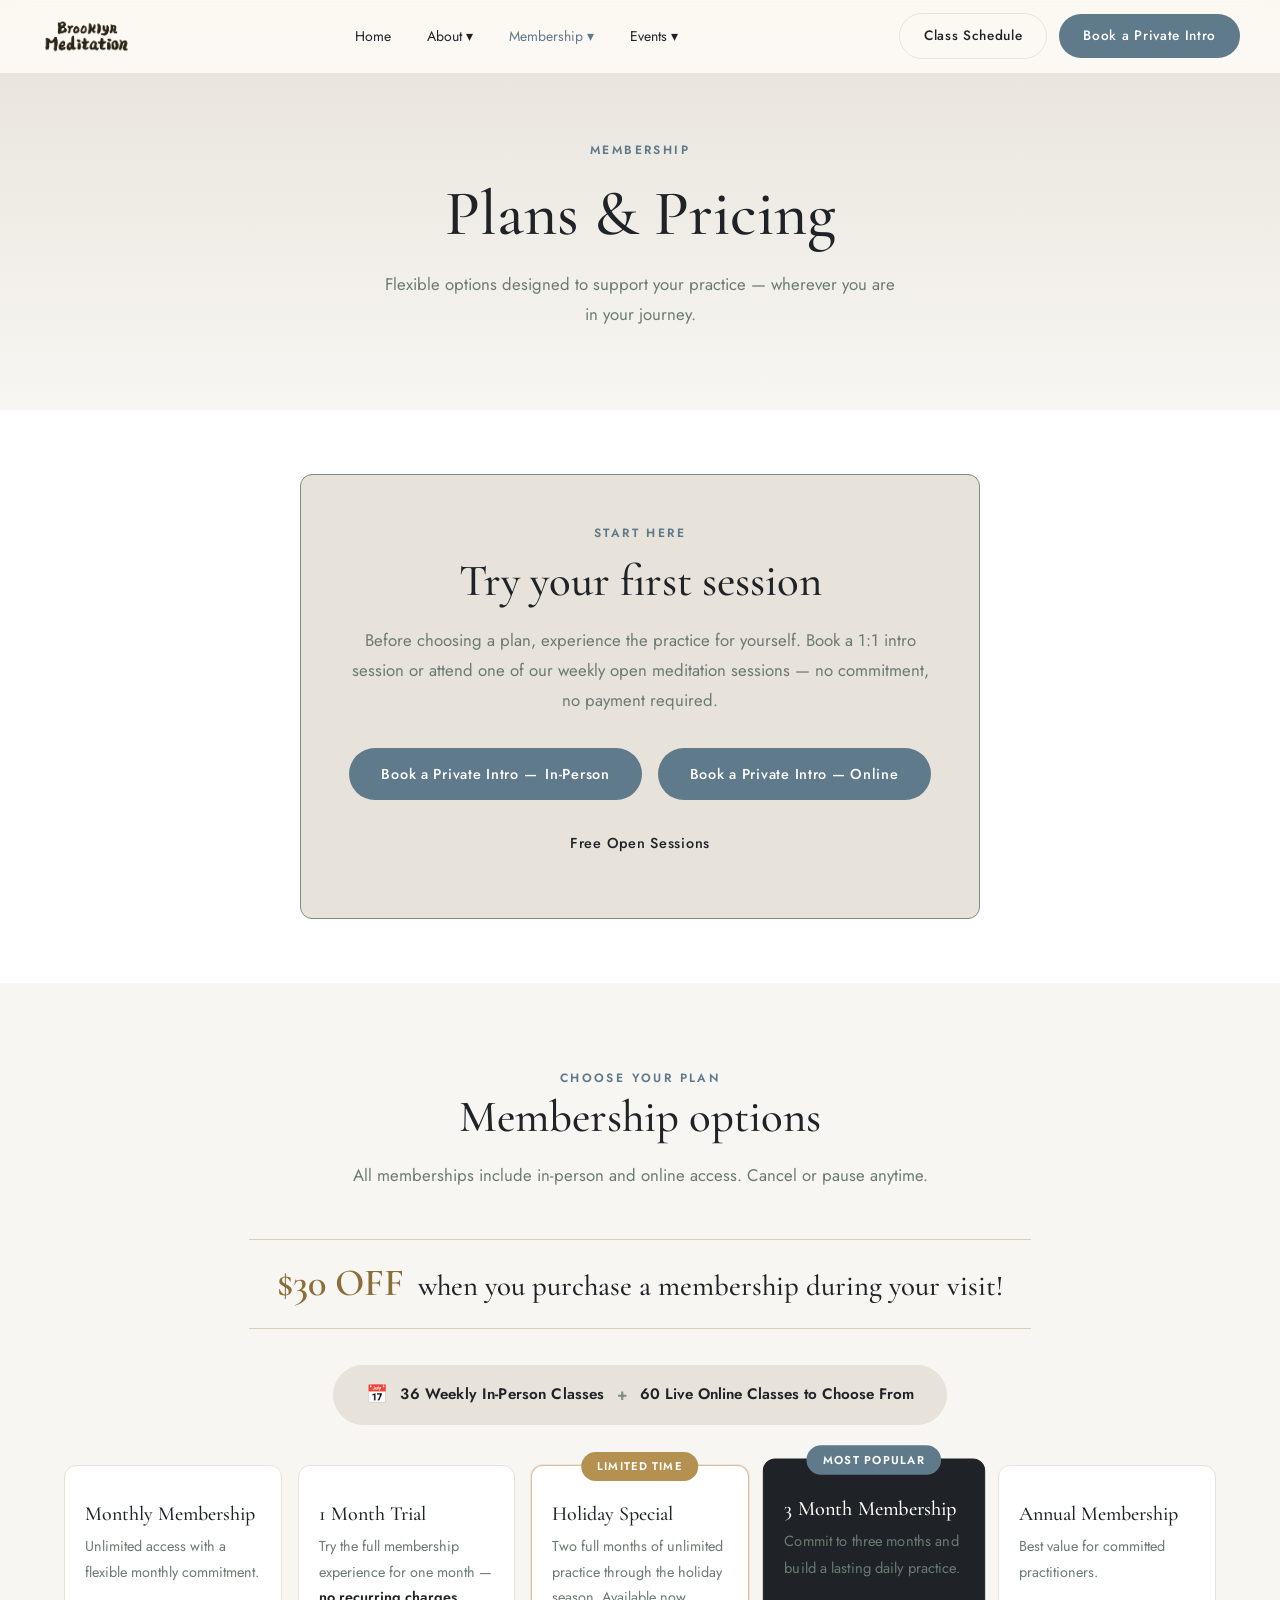
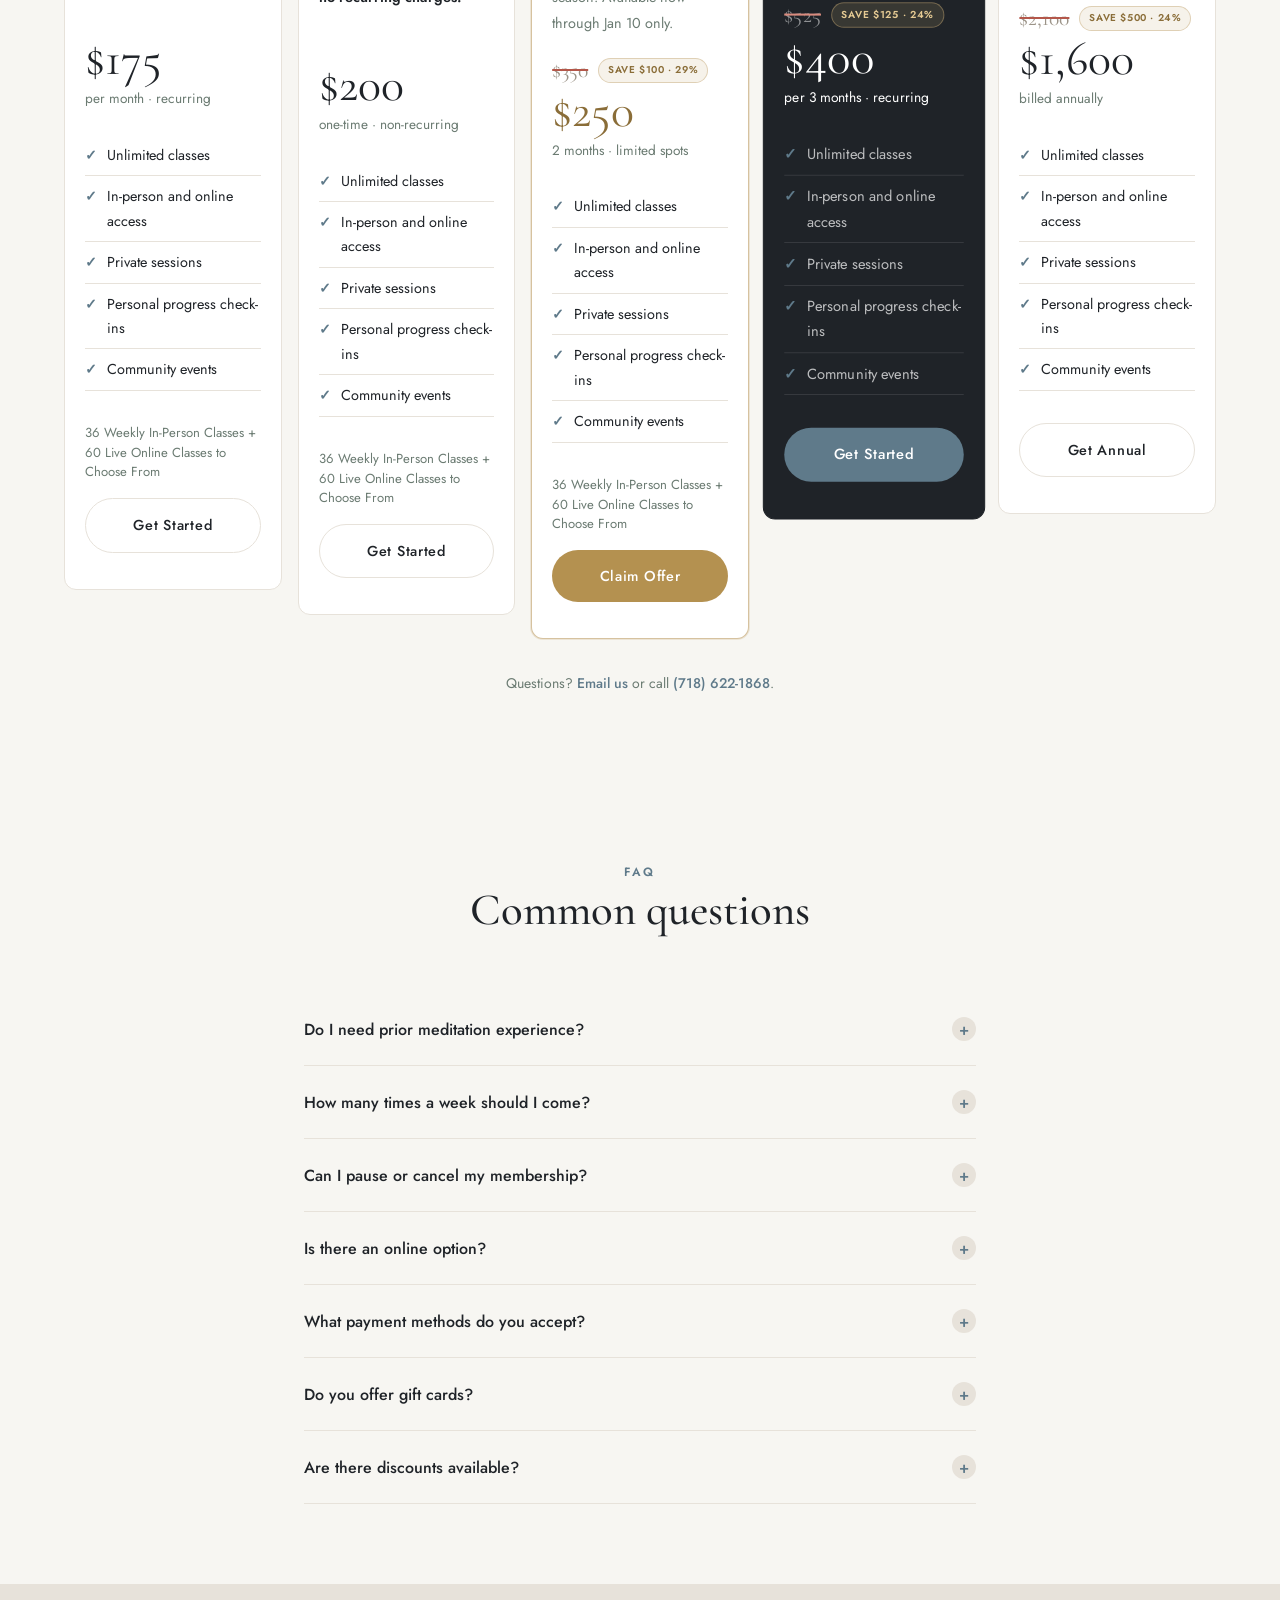
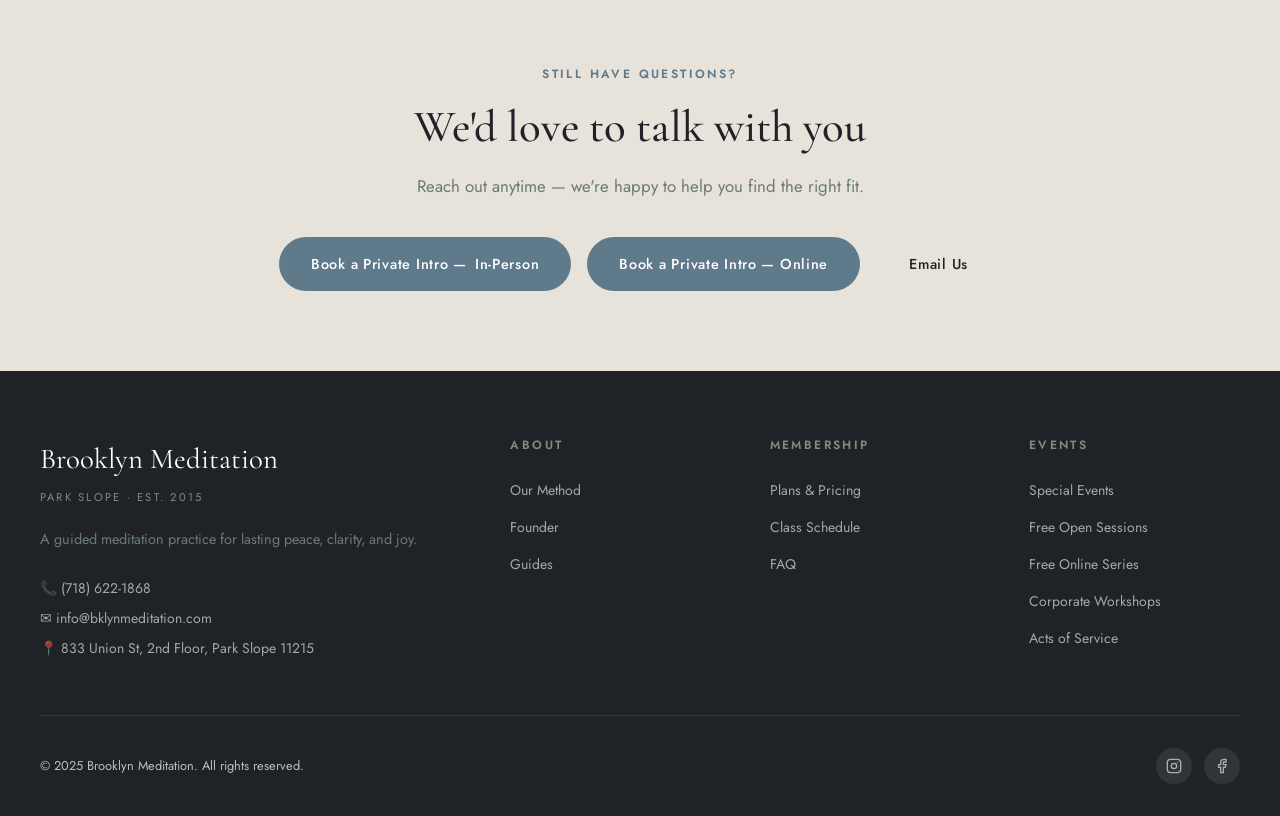
<file: membership.html>
<!DOCTYPE html>
<html lang="en">
<head>
  <!-- Google Tag Manager -->
  <script>(function(w,d,s,l,i){w[l]=w[l]||[];w[l].push({'gtm.start':
  new Date().getTime(),event:'gtm.js'});var f=d.getElementsByTagName(s)[0],
  j=d.createElement(s),dl=l!='dataLayer'?'&l='+l:'';j.async=true;j.src=
  'https://www.googletagmanager.com/gtm.js?id='+i+dl;f.parentNode.insertBefore(j,f);
  })(window,document,'script','dataLayer','GTM-PPWKCZDB');</script>
  <!-- End Google Tag Manager -->
  <!-- Google tag (gtag.js) -->
  <script async src="https://www.googletagmanager.com/gtag/js?id=G-YXKECY7C2L"></script>
  <script>
    window.dataLayer = window.dataLayer || [];
    function gtag(){dataLayer.push(arguments);}
    gtag('js', new Date());
    gtag('config', 'G-YXKECY7C2L');
  </script>
  <meta charset="UTF-8" />
  <meta name="viewport" content="width=device-width, initial-scale=1.0" />
  <title>Membership & Pricing | Brooklyn Meditation</title>
  <link rel="preconnect" href="https://fonts.googleapis.com" />
  <link rel="preconnect" href="https://fonts.gstatic.com" crossorigin />
  <link href="https://fonts.googleapis.com/css2?family=Cormorant+Garamond:ital,wght@0,400;0,500;0,600;1,400;1,500&family=Jost:wght@300;400;500;600&display=swap" rel="stylesheet" />
  <link rel="stylesheet" href="style.css" />
  <style>
    .billing-toggle {
      display: flex;
      align-items: center;
      justify-content: center;
      gap: 16px;
      margin-bottom: 48px;
    }
    .billing-toggle span {
      font-size: 0.9rem;
      color: var(--text-light);
    }
    .billing-toggle span.active {
      color: var(--dark);
      font-weight: 600;
    }
    .toggle-switch {
      width: 52px;
      height: 28px;
      background: var(--primary);
      border-radius: 50px;
      position: relative;
      cursor: pointer;
      border: none;
      transition: var(--transition);
    }
    .toggle-switch::after {
      content: '';
      position: absolute;
      width: 22px;
      height: 22px;
      background: var(--white);
      border-radius: 50%;
      top: 3px;
      left: 3px;
      transition: var(--transition);
    }
    .toggle-switch.annual::after {
      left: 27px;
    }
    .save-badge {
      background: var(--accent);
      color: var(--white);
      font-size: 0.7rem;
      font-weight: 600;
      padding: 3px 10px;
      border-radius: 50px;
      letter-spacing: 0.05em;
    }

    .faq-item {
      border-bottom: 1px solid var(--border);
    }
    .faq-question {
      width: 100%;
      background: none;
      border: none;
      padding: 24px 0;
      font-family: var(--font-body);
      font-size: 1rem;
      font-weight: 500;
      color: var(--dark);
      cursor: pointer;
      display: flex;
      justify-content: space-between;
      align-items: center;
      text-align: left;
      gap: 16px;
    }
    .faq-question .icon {
      flex-shrink: 0;
      width: 24px;
      height: 24px;
      border-radius: 50%;
      background: var(--primary-light);
      display: flex;
      align-items: center;
      justify-content: center;
      font-size: 1rem;
      color: var(--primary-dark);
      transition: var(--transition);
    }
    .faq-item.open .faq-question .icon {
      background: var(--primary);
      color: var(--white);
      transform: rotate(45deg);
    }
    .faq-answer {
      display: none;
      padding: 0 0 24px;
      color: var(--text-light);
      line-height: 1.8;
    }
    .faq-item.open .faq-answer {
      display: block;
    }

    .comparison-table {
      width: 100%;
      border-collapse: collapse;
      margin-top: 48px;
    }
    .comparison-table th {
      text-align: center;
      padding: 20px 24px;
      font-size: 0.85rem;
      background: var(--primary-light);
    }
    .comparison-table th:first-child {
      text-align: left;
      background: transparent;
    }
    .comparison-table td {
      padding: 16px 24px;
      border-bottom: 1px solid var(--border);
      font-size: 0.9rem;
    }
    .comparison-table td:not(:first-child) {
      text-align: center;
    }
    .comparison-table tr:hover td {
      background: var(--bg);
    }
    .check { color: var(--accent); font-size: 1.1rem; }
    .cross { color: #CCC; font-size: 1rem; }
  
  /* ── Holiday Special card ── */
  .pricing-card.holiday-card {
    border-color: rgba(180,145,80,0.55);
    box-shadow: 0 0 0 1px rgba(180,145,80,0.18);
  }
  .holiday-badge {
    position: absolute; top: -14px; left: 50%;
    transform: translateX(-50%);
    background: #B49150; color: #fff;
    font-size: 0.7rem; font-weight: 600;
    letter-spacing: 0.1em; text-transform: uppercase;
    padding: 5px 16px; border-radius: 50px; white-space: nowrap;
  }
  .pricing-card.holiday-card .price { color: #8A6D38; }
  .holiday-btn { background: #B49150 !important; border-color: #B49150 !important; color: #fff !important; }
  .holiday-btn:hover { background: #9A7A3F !important; border-color: #9A7A3F !important; }
  @media (min-width: 1101px) {
    #pricingCarousel { grid-template-columns: repeat(5, minmax(0, 1fr)); gap: 16px; }
    #pricingCarousel .pricing-card { padding: 36px 20px; }
    #pricingCarousel .pricing-card .btn { white-space: nowrap; }
    #pricingCarousel .pricing-card h3 { font-size: 1.25rem; }
  }

  /* ── Price comparison ── */
  .price-compare {
    display: flex; align-items: center; gap: 10px;
    margin: 20px 0 4px;
    min-height: 26px;
  }
  .pc-was {
    font-family: var(--font-heading);
    font-size: 1.35rem; line-height: 1;
    color: #9B9387;
    text-decoration: line-through;
    text-decoration-thickness: 1.5px;
    text-decoration-color: #B4574A;
  }
  .pc-chip {
    font-size: 0.62rem; font-weight: 600;
    letter-spacing: 0.06em; text-transform: uppercase;
    color: #8A6D38;
    background: rgba(180,145,80,0.12);
    border: 1px solid rgba(180,145,80,0.35);
    padding: 3px 9px; border-radius: 50px;
    white-space: nowrap;
  }
  .price-compare.is-empty { visibility: hidden; }
  .price-compare + .price { margin-top: 0; }
  .pricing-card.featured .pc-was { color: rgba(255,255,255,0.5); text-decoration-color: #D98B7E; }
  .pricing-card.featured .pc-chip { color: #E6CB94; background: rgba(212,181,122,0.14); border-color: rgba(212,181,122,0.4); }
  @media (max-width: 768px) {
    .price-compare.is-empty { display: none; }
  }

  /* ── $30 off visit offer ── */
  .visit-offer {
    display: flex; align-items: baseline; justify-content: center;
    gap: 14px;
    width: fit-content; max-width: 100%;
    margin: -8px auto 36px;
    padding: 20px 28px 22px;
    border-top: 1px solid rgba(180,145,80,0.4);
    border-bottom: 1px solid rgba(180,145,80,0.4);
    font-family: var(--font-heading);
    line-height: 1.2;
    white-space: nowrap;
  }
  .vo-amount {
    font-size: 2.4rem; font-weight: 600;
    color: #8A6D38;
  }
  .vo-text {
    font-size: 1.8rem; font-weight: 500;
    color: var(--dark);
  }
  @media (max-width: 1024px) {
    .vo-amount { font-size: 2rem; }
    .vo-text { font-size: 1.45rem; }
  }
  @media (max-width: 768px) {
    .visit-offer {
      flex-direction: column; align-items: center; gap: 4px;
      width: auto; white-space: normal; text-align: center;
      margin: -4px auto 28px; padding: 16px 4px 18px;
    }
    .vo-amount { font-size: 2.2rem; }
    .vo-text { font-size: 1.3rem; text-wrap: balance; }
  }
</style>
  <link rel="icon" href="favicon.svg" type="image/svg+xml" />
  <meta property="og:url" content="https://brooklynmeditation.nyc/membership.html" />
  <meta property="og:title" content="Membership | Brooklyn Meditation" />
  <meta property="og:description" content="Flexible membership plans for your meditation practice." />
  <meta name="twitter:title" content="Membership | Brooklyn Meditation" />
  <meta name="twitter:description" content="Flexible membership plans for your meditation practice." />
  <meta property="og:type" content="website" />
  <meta property="og:site_name" content="Brooklyn Meditation" />
  <meta property="og:image" content="https://brooklynmeditation.nyc/og-image.jpg" />
  <meta property="og:image:width" content="400" />
  <meta property="og:image:height" content="400" />
  <meta name="twitter:card" content="summary" />
  <meta name="twitter:image" content="https://brooklynmeditation.nyc/og-image.jpg" />
</head>
<body>
  <!-- Google Tag Manager (noscript) -->
  <noscript><iframe src="https://www.googletagmanager.com/ns.html?id=GTM-PPWKCZDB"
  height="0" width="0" style="display:none;visibility:hidden"></iframe></noscript>
  <!-- End Google Tag Manager (noscript) -->

<!-- ── Navigation ── -->
<nav class="navbar scrolled" id="navbar">
  <div class="navbar-inner">
    <a href="index.html" class="navbar-logo">
      <img src="logo.png" alt="Brooklyn Meditation" style="height:72px; width:auto;" />
    </a>
    <ul class="navbar-nav">
      <li><a href="index.html">Home</a></li>
      <li class="dropdown"><a href="about.html">About ▾</a>
        <div class="dropdown-menu">
          <a href="about.html">Our Method</a>
          <a href="about.html#founder">Founder & History</a>
          <a href="about.html#experiences">Meditators' Experiences</a>
        </div>
      </li>
      <li class="dropdown"><a href="membership.html" style="color:var(--primary-dark)">Membership ▾</a>
        <div class="dropdown-menu">
          <a href="membership.html">Plans & Pricing</a>
          <a href="schedule.html">Class Schedule</a>
          <a href="membership.html#faq">FAQ</a>
        </div>
      </li>
      <li class="dropdown"><a href="events.html">Events ▾</a>
        <div class="dropdown-menu">
          <a href="events.html#upcoming">Special Events</a>
          <a href="events.html#open">Open Sessions</a>
          <a href="events.html#online">Free Online Series</a>
          <a href="events.html#corporate">Corporate Workshops</a>
          <a href="events.html#service">Acts of Service</a>
        </div>
      </li>
    </ul>
    <div class="navbar-actions">
      <a href="schedule.html" class="btn btn-secondary"><span class="btn-text-desktop">Class Schedule</span><span class="btn-text-mobile">Schedule</span></a>
      <a href="https://www.wellnessliving.com/rs/appointment-start.html?id_class_tab=3&id_mode=1&k_business=760342&k_class_tab=76646&k_service=313512" target="_blank" class="btn btn-primary"><span class="btn-text-desktop">Book a Private Intro</span><span class="btn-text-mobile">Book Intro</span></a>
    </div>
    <button class="menu-toggle" id="menuToggle"><span></span><span></span><span></span></button>
  </div>
</nav>

<!-- Mobile Nav -->
<div class="mobile-nav" id="mobileNav">
  <button class="mobile-nav-close" id="mobileNavClose">✕</button>
  <ul>
    <li><a href="index.html">Home</a></li>
    <li>
      <a href="about.html">About</a>
      <div class="mobile-sub">
        <a href="about.html">Our Method</a>
        <a href="about.html#founder">Founder & History</a>
        <a href="about.html#experiences">Meditators' Experiences</a>
      </div>
    </li>
    <li>
      <a href="membership.html">Membership</a>
      <div class="mobile-sub">
        <a href="membership.html">Plans & Pricing</a>
        <a href="schedule.html">Class Schedule</a>
      </div>
    </li>
    <li>
      <a href="events.html">Events & Workshops</a>
      <div class="mobile-sub">
        <a href="events.html#upcoming">Special Events</a>
        <a href="events.html#open">Open Sessions</a>
        <a href="events.html#online">Online Series</a>
        <a href="events.html#corporate">Corporate</a>
        <a href="events.html#service">Acts of Service</a>
      </div>
    </li>
  </ul>
  <div class="mobile-nav-actions">
    <a href="https://www.wellnessliving.com/rs/appointment-start.html?id_class_tab=3&id_mode=1&k_business=760342&k_class_tab=76646&k_service=313512" target="_blank" class="btn btn-primary" style="justify-content:center;"><span class="btn-text-desktop">Book a Private Intro</span><span class="btn-text-mobile">Book Intro</span></a>
  </div>
</div>

<!-- ── Page Header ── -->
<div class="page-header">
  <span class="section-label">Membership</span>
  <h1>Plans &amp; Pricing</h1>
  <p style="max-width:520px; margin:16px auto 0; font-size:1.05rem;">Flexible options designed to support your practice — wherever you are in your journey.</p>
</div>

<!-- ── First: Free Trial ── -->
<section style="background: var(--white); padding: 64px 24px;">
  <div class="container">
    <div style="max-width:680px; margin:0 auto; text-align:center; background:var(--primary-light); border-radius:var(--border-radius); padding:48px 40px; border:1px solid var(--primary);">
      <span class="section-label" style="display:block; margin-bottom:12px;">Start Here</span>
      <h2 style="margin-bottom:16px;">Try your first session</h2>
      <p style="font-size:1.05rem;">Before choosing a plan, experience the practice for yourself. Book a 1:1 intro session or attend one of our weekly open meditation sessions — no commitment, no payment required.</p>
      <div style="display:flex; gap:16px; justify-content:center; margin-top:32px; flex-wrap:wrap;">
        <a href="https://www.wellnessliving.com/rs/appointment-start.html?id_class_tab=3&id_mode=1&k_business=760342&k_class_tab=76646&k_service=313512" target="_blank" class="btn btn-primary">Book a Private Intro — <nobr>In-Person</nobr></a>
        <a href="https://www.wellnessliving.com/rs/appointment-start.html?id_class_tab=3&id_mode=1&k_business=760342&k_class_tab=76646&k_service=313514" target="_blank" class="btn btn-primary">Book a Private Intro — Online</a>
        <a href="https://www.wellnessliving.com/schedule/brooklyn_meditation?id_class_tab=1&k_class=1032032" target="_blank" class="btn btn-secondary">Free Open Sessions</a>
      </div>
    </div>
  </div>
</section>

<!-- ── Pricing Plans ── -->
<section style="background: var(--bg); padding: 80px 24px;">
  <div class="container">
    <div class="section-header">
      <span class="section-label">Choose Your Plan</span>
      <h2>Membership options</h2>
      <p>All memberships include in-person and online access. Cancel or pause anytime.</p>
    </div>

    <div class="visit-offer">
      <span class="vo-amount">$30 OFF</span>
      <span class="vo-text">when you purchase a membership during your visit!</span>
    </div>

    <div style="display:flex; align-items:center; justify-content:center; gap:12px; background:var(--primary-light); border:1px solid var(--border); border-radius:50px; padding:14px 32px; margin:0 auto 40px; width:fit-content; flex-wrap:wrap;">
      <span style="font-size:1.1rem;">📅</span>
      <span style="font-size:0.95rem; font-weight:600; color:var(--dark); letter-spacing:0.01em;">36 Weekly In-Person Classes</span>
      <span style="color:var(--primary); font-weight:600;">+</span>
      <span style="font-size:0.95rem; font-weight:600; color:var(--dark);">60 Live Online Classes to Choose From</span>
    </div>

    <div class="pricing-grid" id="pricingCarousel">
      <!-- Monthly $175 — cheapest first -->
      <div class="pricing-card">
        <h3>Monthly Membership</h3>
        <p style="font-size:0.9rem; color:var(--text-light);">Unlimited access with a flexible monthly commitment.</p>
        <div class="price-compare is-empty" aria-hidden="true">
          <s class="pc-was">$0</s><span class="pc-chip">Save</span>
        </div>
        <div class="price">$175</div>
        <div class="price-sub">per month · recurring</div>
        <ul class="pricing-features">
          <li>Unlimited classes</li>
          <li>In-person and online access</li>
          <li>Private sessions</li>
          <li>Personal progress check-ins</li>
          <li>Community events</li>
        </ul>
        <p style="font-size:0.82rem; color:var(--text-light); margin:12px 0 16px; line-height:1.5;">36 Weekly In-Person Classes + 60 Live Online Classes to Choose From</p>
        <a href="https://www.wellnessliving.com/rs/catalog-view.html?k_business=760342&id_sale=1&k_id=3965494" target="_blank" class="btn btn-secondary" style="width:100%; justify-content:center;">Get Started</a>
      </div>

      <!-- 1 Month Trial $200 -->
      <div class="pricing-card">
        <h3>1 Month Trial</h3>
        <p style="font-size:0.9rem; color:var(--text-light);">Try the full membership experience for one month — <strong style="font-weight:600; color:var(--dark);">no recurring charges.</strong></p>
        <div class="price-compare is-empty" aria-hidden="true">
          <s class="pc-was">$0</s><span class="pc-chip">Save</span>
        </div>
        <div class="price">$200</div>
        <div class="price-sub">one-time · non-recurring</div>
        <ul class="pricing-features">
          <li>Unlimited classes</li>
          <li>In-person and online access</li>
          <li>Private sessions</li>
          <li>Personal progress check-ins</li>
          <li>Community events</li>
        </ul>
        <p style="font-size:0.82rem; color:var(--text-light); margin:12px 0 16px; line-height:1.5;">36 Weekly In-Person Classes + 60 Live Online Classes to Choose From</p>
        <a href="https://www.wellnessliving.com/rs/catalog-view.html?k_business=760342&id_sale=2&k_id=4332591" target="_blank" class="btn btn-secondary" style="width:100%; justify-content:center;">Get Started</a>
      </div>

      <!-- Holiday Special $250 -->
      <div class="pricing-card holiday-card" id="holiday">
        <div class="holiday-badge">Limited Time</div>
        <h3>Holiday Special</h3>
        <p style="font-size:0.9rem; color:var(--text-light);">Two full months of unlimited practice through the holiday season. Available now through Jan 10 only.</p>
        <div class="price-compare">
          <s class="pc-was">$350</s><span class="pc-chip">Save $100 · 29%</span>
        </div>
        <div class="price">$250</div>
        <div class="price-sub">2 months · limited spots</div>
        <ul class="pricing-features">
          <li>Unlimited classes</li>
          <li>In-person and online access</li>
          <li>Private sessions</li>
          <li>Personal progress check-ins</li>
          <li>Community events</li>
        </ul>
        <p style="font-size:0.82rem; color:var(--text-light); margin:12px 0 16px; line-height:1.5;">36 Weekly In-Person Classes + 60 Live Online Classes to Choose From</p>
        <a href="https://www.wellnessliving.com/rs/catalog-payment.html?k_id=4368745&amp;sid_purchase_item=promotion&amp;id_sale=1&amp;k_business=760342" target="_blank" class="btn btn-primary holiday-btn" style="width:100%; justify-content:center; text-align:center; white-space:nowrap;">Claim Offer</a>
      </div>

      <!-- 3 Month $400 -->
      <div class="pricing-card featured">
        <div class="featured-badge">Most Popular</div>
        <h3>3 Month Membership</h3>
        <p style="font-size:0.9rem; color:var(--text-light);">Commit to three months and build a lasting daily practice.</p>
        <div class="price-compare">
          <s class="pc-was">$525</s><span class="pc-chip">Save $125 · 24%</span>
        </div>
        <div class="price">$400</div>
        <div class="price-sub">per 3 months · recurring</div>
        <ul class="pricing-features">
          <li>Unlimited classes</li>
          <li>In-person and online access</li>
          <li>Private sessions</li>
          <li>Personal progress check-ins</li>
          <li>Community events</li>
        </ul>
        <a href="https://www.wellnessliving.com/rs/catalog-view.html?k_business=760342&id_sale=1&k_id=3967297" target="_blank" class="btn btn-primary" style="width:100%; justify-content:center; background:var(--primary-dark);">Get Started</a>
      </div>

      <!-- Annual $1,600 -->
      <div class="pricing-card">
        <h3>Annual Membership</h3>
        <p style="font-size:0.9rem; color:var(--text-light);">Best value for committed practitioners.</p>
        <div class="price-compare">
          <s class="pc-was">$2,100</s><span class="pc-chip">Save $500 · 24%</span>
        </div>
        <div class="price">$1,600</div>
        <div class="price-sub">billed annually</div>
        <ul class="pricing-features">
          <li>Unlimited classes</li>
          <li>In-person and online access</li>
          <li>Private sessions</li>
          <li>Personal progress check-ins</li>
          <li>Community events</li>
        </ul>
        <a href="https://www.wellnessliving.com/rs/catalog-view.html?k_business=760342&id_sale=1&k_id=3967298" target="_blank" class="btn btn-secondary" style="width:100%; justify-content:center;">Get Annual</a>
      </div>
    </div>

    <p style="text-align:center; margin-top:32px; font-size:0.875rem; color:var(--text-light);">
      Questions? <a href="https://mail.google.com/mail/?view=cm&to=info@bklynmeditation.com&su=Inquiry" target="_blank" style="color:var(--primary-dark); font-weight:500;" onclick="if(!/Android|iPhone|iPad/i.test(navigator.userAgent)){event.preventDefault();navigator.clipboard.writeText('info@bklynmeditation.com').then(function(){var el=document.currentScript||event.target;var orig=el.textContent;el.textContent='✓ Copied!';setTimeout(function(){el.textContent=orig;},2000);});}">Email us</a> or call <a href="tel:7186221868" style="color:var(--primary-dark); font-weight:500;">(718) 622-1868</a>.
    </p>
  </div>
</section>


<!-- ── FAQ ── -->
<section id="faq" style="background: var(--bg); padding: 80px 24px;">
  <div class="container" style="max-width:720px;">
    <div class="section-header">
      <span class="section-label">FAQ</span>
      <h2>Common questions</h2>
    </div>
    <div class="faq-item">
      <button class="faq-question">Do I need prior meditation experience?<span class="icon">+</span></button>
      <div class="faq-answer">Not at all. Our practice is designed to be accessible from day one. Your guide will walk you through everything step by step — all you need to bring is an open mind.</div>
    </div>
    <div class="faq-item">
      <button class="faq-question">How many times a week should I come?<span class="icon">+</span></button>
      <div class="faq-answer">Most members practice 3–5 times per week for the best results, but even 2 sessions a week leads to meaningful progress. We offer enough schedule flexibility to fit most lifestyles.</div>
    </div>
    <div class="faq-item">
      <button class="faq-question">Can I pause or cancel my membership?<span class="icon">+</span></button>
      <div class="faq-answer">Yes. Monthly memberships can be cancelled at any time with no penalty. If life gets busy, you can also pause for up to 1 month per year. Just email us at info@bklynmeditation.com.</div>
    </div>
    <div class="faq-item">
      <button class="faq-question">Is there an online option?<span class="icon">+</span></button>
      <div class="faq-answer">Yes — all membership plans include access to live online sessions via Zoom. You can attend from anywhere in the world and still receive real-time guidance from our instructors.</div>
    </div>
    <div class="faq-item">
      <button class="faq-question">What payment methods do you accept?<span class="icon">+</span></button>
      <div class="faq-answer">We accept debit and credit cards. Cash is also accepted in person. All memberships are recurring monthly payments, except for the $200 trial membership, which is a one-time payment.</div>
    </div>
    <div class="faq-item">
      <button class="faq-question">Do you offer gift cards?<span class="icon">+</span></button>
      <div class="faq-answer">Yes! Gift cards are a wonderful way to share the practice. Contact us at info@bklynmeditation.com or call (718) 622-1868 to purchase one.</div>
    </div>
    <div class="faq-item">
      <button class="faq-question">Are there discounts available?<span class="icon">+</span></button>
      <div class="faq-answer">We offer discounts for students, seniors, and community members in financial need. Please reach out to us directly — we want to make this practice accessible to everyone.</div>
    </div>
  </div>
</section>

<!-- ── CTA ── -->
<section class="cta-banner">
  <div class="container">
    <span class="section-label" style="display:block; margin-bottom:16px;">Still have questions?</span>
    <h2>We'd love to talk with you</h2>
    <p>Reach out anytime — we're happy to help you find the right fit.</p>
    <div class="btn-group">
      <a href="https://www.wellnessliving.com/rs/appointment-start.html?id_class_tab=3&id_mode=1&k_business=760342&k_class_tab=76646&k_service=313512" target="_blank" class="btn btn-primary">Book a Private Intro — <nobr>In-Person</nobr></a>
      <a href="https://www.wellnessliving.com/rs/appointment-start.html?id_class_tab=3&id_mode=1&k_business=760342&k_class_tab=76646&k_service=313514" target="_blank" class="btn btn-primary">Book a Private Intro — Online</a>
      <a href="https://mail.google.com/mail/?view=cm&to=info@bklynmeditation.com&su=Inquiry" target="_blank" class="btn btn-secondary" ">Email Us</a>
    </div>
  </div>
</section>

<!-- ── Footer ── -->
<footer>
  <div class="footer-inner">
    <div class="footer-top">
      <div class="footer-brand">
        <div class="brand-name">Brooklyn Meditation</div>
        <div class="brand-sub">Park Slope · Est. 2015</div>
        <p>A guided meditation practice for lasting peace, clarity, and joy.</p>
        <div class="footer-contact-info">
          <a href="tel:7186221868">📞 (718) 622-1868</a>
          <a href="https://mail.google.com/mail/?view=cm&to=info@bklynmeditation.com&su=Inquiry" target="_blank">✉ info@bklynmeditation.com</a>
          <a href="https://maps.google.com/?q=833+Union+Street+Brooklyn+NY" target="_blank">📍 833 Union St, 2nd Floor, Park Slope 11215</a>
        </div>
      </div>
      <div class="footer-col">
        <h5>About</h5>
        <ul>
          <li><a href="about.html">Our Method</a></li>
          <li><a href="about.html#founder">Founder</a></li>
          <li><a href="about.html#team">Guides</a></li>
        </ul>
      </div>
      <div class="footer-col">
        <h5>Membership</h5>
        <ul>
          <li><a href="membership.html">Plans & Pricing</a></li>
          <li><a href="schedule.html">Class Schedule</a></li>
          <li><a href="membership.html#faq">FAQ</a></li>
        </ul>
      </div>
      <div class="footer-col">
        <h5>Events</h5>
        <ul>
          <li><a href="events.html#upcoming">Special Events</a></li>
          <li><a href="events.html#open">Free Open Sessions</a></li>
          <li><a href="events.html#online">Free Online Series</a></li>
          <li><a href="events.html#corporate">Corporate Workshops</a></li>
          <li><a href="events.html#service">Acts of Service</a></li>
        </ul>
      </div>
    </div>
    <div class="footer-bottom">
      <span>© 2025 Brooklyn Meditation. All rights reserved.</span>
      <div class="footer-socials">
        <a href="https://www.instagram.com/bklynmeditation/" target="_blank" class="social-btn">
          <svg width="16" height="16" viewBox="0 0 24 24" fill="none" stroke="currentColor" stroke-width="2"><rect x="2" y="2" width="20" height="20" rx="5"/><circle cx="12" cy="12" r="4"/><circle cx="17.5" cy="6.5" r="1" fill="currentColor" stroke="none"/></svg>
        </a>
        <a href="https://www.facebook.com/brooklyn.meditation/" target="_blank" class="social-btn">
          <svg width="16" height="16" viewBox="0 0 24 24" fill="none" stroke="currentColor" stroke-width="2"><path d="M18 2h-3a5 5 0 0 0-5 5v3H7v4h3v8h4v-8h3l1-4h-4V7a1 1 0 0 1 1-1h3z"/></svg>
        </a>
      </div>
    </div>
  </div>
</footer>

<script>
  window.addEventListener('scroll', () => {
    document.getElementById('navbar').classList.toggle('scrolled', window.scrollY > 20);
  });
  document.getElementById('menuToggle').addEventListener('click', () => {
    document.getElementById('mobileNav').classList.add('open');
    document.body.style.overflow = 'hidden';
  });
  document.getElementById('mobileNavClose').addEventListener('click', () => {
    document.getElementById('mobileNav').classList.remove('open');
    document.body.style.overflow = '';
  });
  // FAQ accordion
  document.querySelectorAll('.faq-question').forEach(btn => {
    btn.addEventListener('click', () => {
      const item = btn.parentElement;
      const wasOpen = item.classList.contains('open');
      document.querySelectorAll('.faq-item').forEach(i => i.classList.remove('open'));
      if (!wasOpen) item.classList.add('open');
    });
  });

  // Pricing carousel bounce effect (mobile only)
  const carousel = document.getElementById('pricingCarousel');
  if (carousel && window.innerWidth <= 768) {
    let bouncing = false;
    carousel.addEventListener('scroll', () => {
      if (bouncing) return;
      const atStart = carousel.scrollLeft <= 0;
      const atEnd = carousel.scrollLeft + carousel.clientWidth >= carousel.scrollWidth - 2;
      if (atStart || atEnd) {
        bouncing = true;
        const dir = atStart ? 1 : -1;
        carousel.style.transition = 'transform 0.15s ease-out';
        carousel.style.transform = `translateX(${dir * 12}px)`;
        setTimeout(() => {
          carousel.style.transform = 'translateX(0)';
          setTimeout(() => {
            carousel.style.transition = '';
            bouncing = false;
          }, 150);
        }, 150);
      }
    }, { passive: true });
  }
</script>


<script type="text/javascript">window.$crisp=[];window.CRISP_WEBSITE_ID="d693e638-b93f-4e7f-b31f-70aef5f0f688";(function(){d=document;s=d.createElement("script");s.src="https://client.crisp.chat/l.js";s.async=1;d.getElementsByTagName("head")[0].appendChild(s);})();</script>
</body>
</html>
</file>
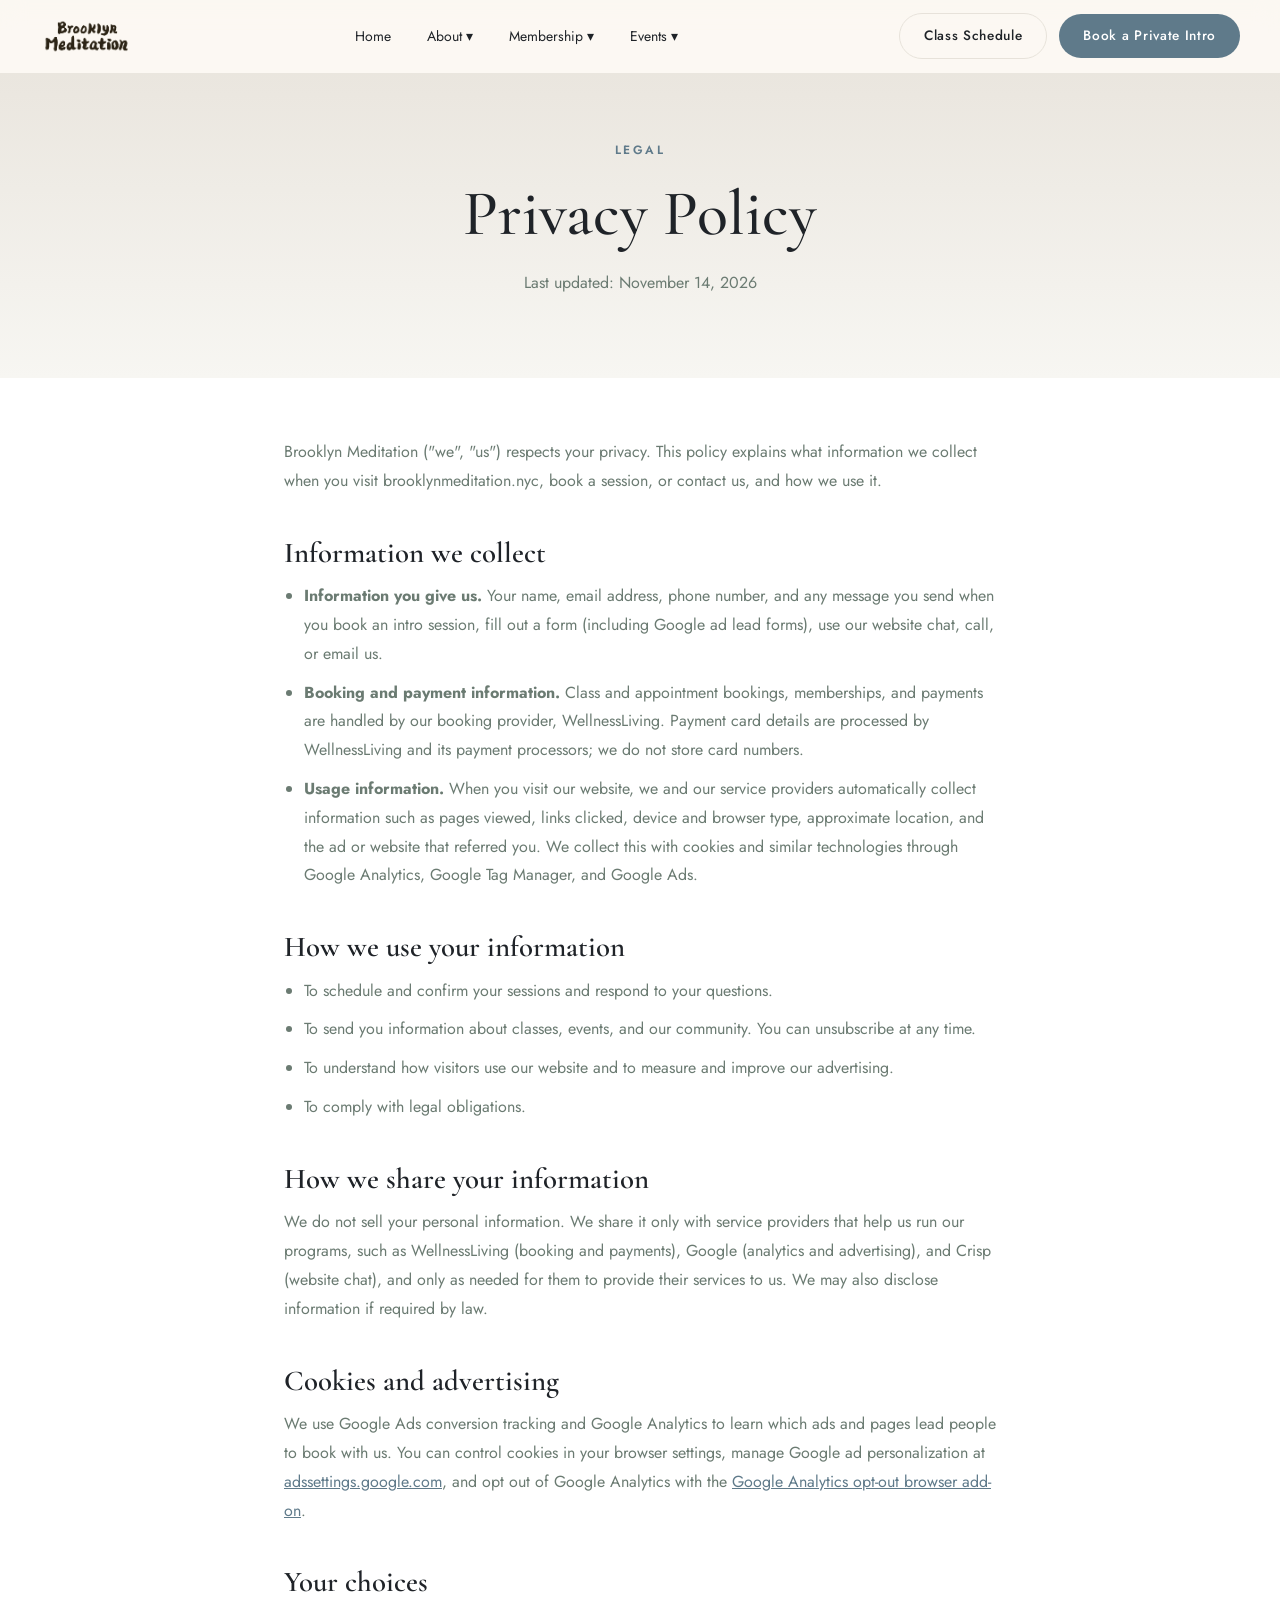
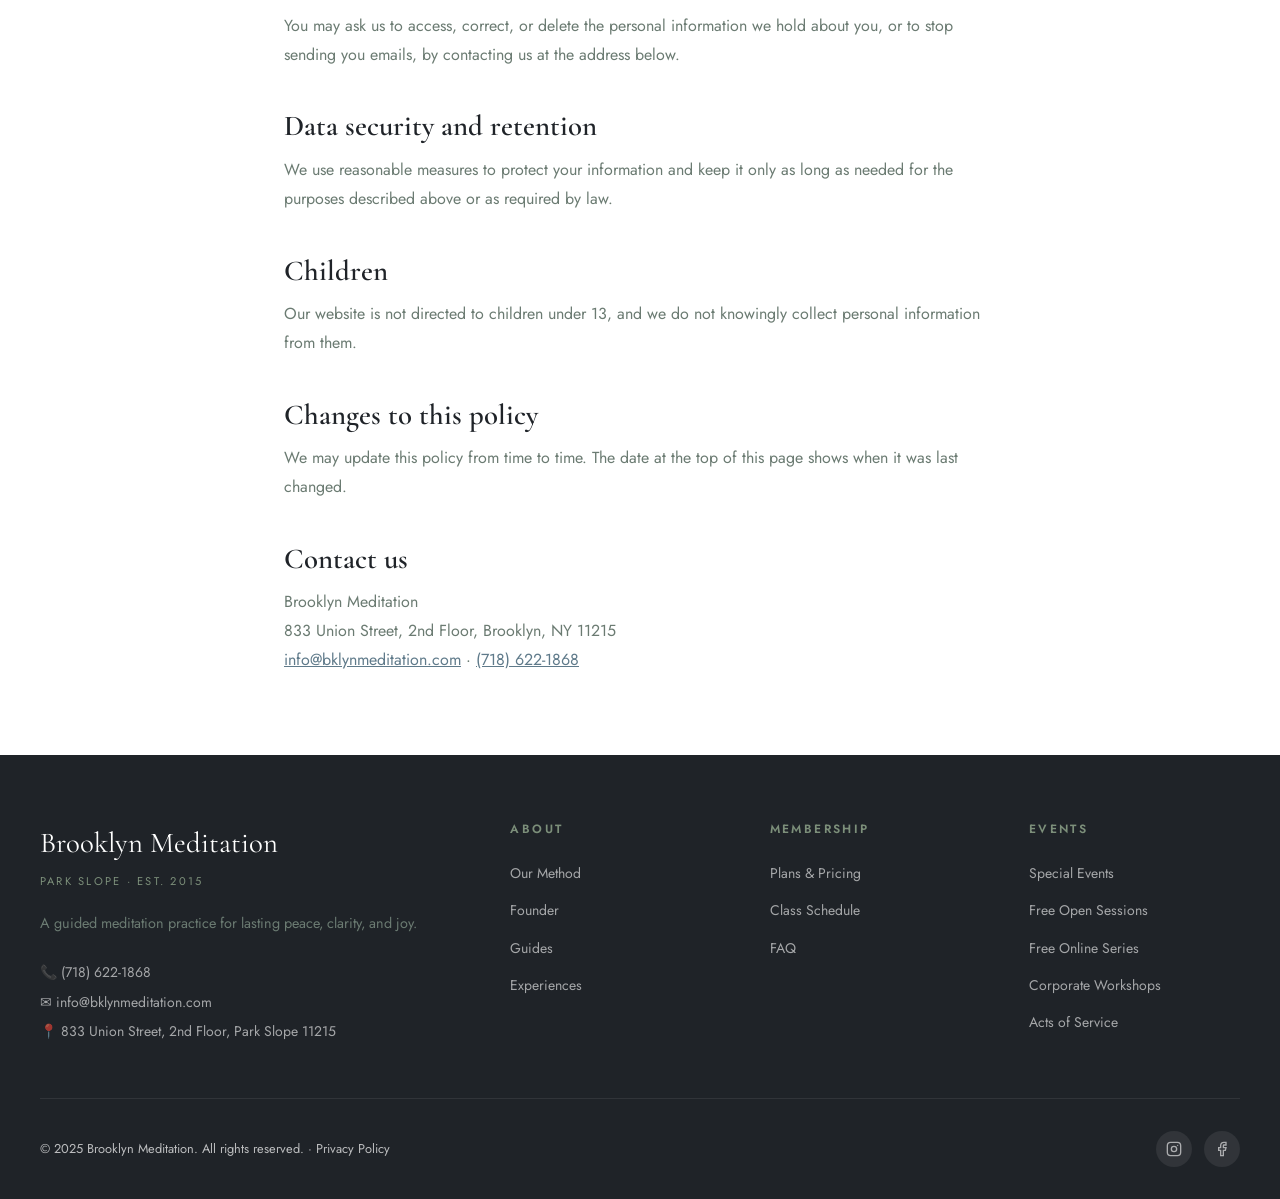
<file: privacy.html>
<!DOCTYPE html>
<html lang="en">
<head>
  <!-- Google Tag Manager -->
  <script>(function(w,d,s,l,i){w[l]=w[l]||[];w[l].push({'gtm.start':
  new Date().getTime(),event:'gtm.js'});var f=d.getElementsByTagName(s)[0],
  j=d.createElement(s),dl=l!='dataLayer'?'&l='+l:'';j.async=true;j.src=
  'https://www.googletagmanager.com/gtm.js?id='+i+dl;f.parentNode.insertBefore(j,f);
  })(window,document,'script','dataLayer','GTM-PPWKCZDB');</script>
  <!-- End Google Tag Manager -->
  <!-- Google tag (gtag.js) -->
  <script async src="https://www.googletagmanager.com/gtag/js?id=G-YXKECY7C2L"></script>
  <script>
    window.dataLayer = window.dataLayer || [];
    function gtag(){dataLayer.push(arguments);}
    gtag('js', new Date());
    gtag('config', 'G-YXKECY7C2L');
  </script>
  <meta charset="UTF-8" />
  <meta name="viewport" content="width=device-width, initial-scale=1.0" />
  <title>Privacy Policy | Brooklyn Meditation</title>
  <meta name="description" content="How Brooklyn Meditation collects, uses, and protects your personal information." />
  <link rel="canonical" href="https://brooklynmeditation.nyc/privacy.html" />
  <link rel="preconnect" href="https://fonts.googleapis.com" />
  <link rel="preconnect" href="https://fonts.gstatic.com" crossorigin />
  <link href="https://fonts.googleapis.com/css2?family=Cormorant+Garamond:ital,wght@0,400;0,500;0,600;1,400;1,500&family=Jost:wght@300;400;500;600&display=swap" rel="stylesheet" />
  <link rel="stylesheet" href="style.css" />
  <style>
    .privacy-body h2 { font-family:'Cormorant Garamond',serif; font-size:1.8rem; font-weight:600; margin:40px 0 12px; color:var(--dark); }
    .privacy-body p, .privacy-body li { line-height:1.8; color:var(--text-light); }
    .privacy-body ul { padding-left:20px; margin:0 0 8px; }
    .privacy-body li { margin-bottom:10px; }
    .privacy-body a { color:var(--primary-dark); text-decoration:underline; }
  </style>
</head>
<body>
  <!-- Google Tag Manager (noscript) -->
  <noscript><iframe src="https://www.googletagmanager.com/ns.html?id=GTM-PPWKCZDB"
  height="0" width="0" style="display:none;visibility:hidden"></iframe></noscript>
  <!-- End Google Tag Manager (noscript) -->

<!-- ── Navigation ── -->
<nav class="navbar scrolled" id="navbar">
  <div class="navbar-inner">
    <a href="index.html" class="navbar-logo">
      <img src="logo.png" alt="Brooklyn Meditation" style="height:72px; width:auto;" />
    </a>
    <ul class="navbar-nav">
      <li><a href="index.html">Home</a></li>
      <li class="dropdown">
        <a href="about.html">About ▾</a>
        <div class="dropdown-menu">
          <a href="about.html">Our Method</a>
          <a href="about.html#founder">Founder & History</a>
          <a href="about.html#team">Meet the Guides</a>
          <a href="about.html#experiences">Meditators' Experiences</a>
        </div>
      </li>
      <li class="dropdown">
        <a href="membership.html">Membership ▾</a>
        <div class="dropdown-menu">
          <a href="membership.html">Plans & Pricing</a>
          <a href="schedule.html">Class Schedule</a>
          <a href="membership.html#faq">FAQ</a>
        </div>
      </li>
      <li class="dropdown">
        <a href="events.html">Events ▾</a>
        <div class="dropdown-menu">
          <a href="events.html#upcoming">Special Events</a>
          <a href="events.html#open">Open Sessions</a>
          <a href="events.html#online">Free Online Series</a>
          <a href="events.html#corporate">Corporate Workshops</a>
          <a href="events.html#service">Acts of Service</a>
        </div>
      </li>
    </ul>
    <div class="navbar-actions">
      <a href="schedule.html" class="btn btn-secondary"><span class="btn-text-desktop">Class Schedule</span><span class="btn-text-mobile">Schedule</span></a>
      <a href="https://www.wellnessliving.com/rs/appointment-start.html?id_class_tab=3&id_mode=1&k_business=760342&k_class_tab=76646&k_service=313512" target="_blank" class="btn btn-primary"><span class="btn-text-desktop">Book a Private Intro</span><span class="btn-text-mobile">Book Intro</span></a>
    </div>
    <button class="menu-toggle" id="menuToggle"><span></span><span></span><span></span></button>
  </div>
</nav>

<!-- Mobile Nav -->
<div class="mobile-nav" id="mobileNav">
  <button class="mobile-nav-close" id="mobileNavClose">✕</button>
  <ul>
    <li><a href="index.html">Home</a></li>
    <li>
      <a href="about.html">About</a>
      <div class="mobile-sub">
        <a href="about.html">Our Method</a>
        <a href="about.html#founder">Founder & History</a>
        <a href="about.html#experiences">Meditators' Experiences</a>
      </div>
    </li>
    <li>
      <a href="membership.html">Membership</a>
      <div class="mobile-sub">
        <a href="membership.html">Plans & Pricing</a>
        <a href="schedule.html">Class Schedule</a>
      </div>
    </li>
    <li>
      <a href="events.html">Events & Workshops</a>
      <div class="mobile-sub">
        <a href="events.html#upcoming">Special Events</a>
        <a href="events.html#open">Open Sessions</a>
        <a href="events.html#online">Online Series</a>
        <a href="events.html#corporate">Corporate</a>
        <a href="events.html#service">Acts of Service</a>
      </div>
    </li>
  </ul>
  <div class="mobile-nav-actions">
    <a href="https://www.wellnessliving.com/rs/appointment-start.html?id_class_tab=3&id_mode=1&k_business=760342&k_class_tab=76646&k_service=313512" target="_blank" class="btn btn-primary" style="justify-content:center;"><span class="btn-text-desktop">Book a Private Intro</span><span class="btn-text-mobile">Book Intro</span></a>
  </div>
</div>

<!-- ── Header ── -->
<div class="page-header">
  <span class="section-label">Legal</span>
  <h1>Privacy Policy</h1>
  <p style="max-width:600px; margin:16px auto 0; font-size:1rem;">Last updated: November 14, 2026</p>
</div>

<section style="background: var(--white); padding: 60px 24px 80px;">
  <div class="container privacy-body" style="max-width:760px;">
    <p>Brooklyn Meditation ("we", "us") respects your privacy. This policy explains what information we collect when you visit brooklynmeditation.nyc, book a session, or contact us, and how we use it.</p>

    <h2>Information we collect</h2>
    <ul>
      <li><strong>Information you give us.</strong> Your name, email address, phone number, and any message you send when you book an intro session, fill out a form (including Google ad lead forms), use our website chat, call, or email us.</li>
      <li><strong>Booking and payment information.</strong> Class and appointment bookings, memberships, and payments are handled by our booking provider, WellnessLiving. Payment card details are processed by WellnessLiving and its payment processors; we do not store card numbers.</li>
      <li><strong>Usage information.</strong> When you visit our website, we and our service providers automatically collect information such as pages viewed, links clicked, device and browser type, approximate location, and the ad or website that referred you. We collect this with cookies and similar technologies through Google Analytics, Google Tag Manager, and Google Ads.</li>
    </ul>

    <h2>How we use your information</h2>
    <ul>
      <li>To schedule and confirm your sessions and respond to your questions.</li>
      <li>To send you information about classes, events, and our community. You can unsubscribe at any time.</li>
      <li>To understand how visitors use our website and to measure and improve our advertising.</li>
      <li>To comply with legal obligations.</li>
    </ul>

    <h2>How we share your information</h2>
    <p>We do not sell your personal information. We share it only with service providers that help us run our programs, such as WellnessLiving (booking and payments), Google (analytics and advertising), and Crisp (website chat), and only as needed for them to provide their services to us. We may also disclose information if required by law.</p>

    <h2>Cookies and advertising</h2>
    <p>We use Google Ads conversion tracking and Google Analytics to learn which ads and pages lead people to book with us. You can control cookies in your browser settings, manage Google ad personalization at <a href="https://adssettings.google.com" target="_blank" rel="noopener">adssettings.google.com</a>, and opt out of Google Analytics with the <a href="https://tools.google.com/dlpage/gaoptout" target="_blank" rel="noopener">Google Analytics opt-out browser add-on</a>.</p>

    <h2>Your choices</h2>
    <p>You may ask us to access, correct, or delete the personal information we hold about you, or to stop sending you emails, by contacting us at the address below.</p>

    <h2>Data security and retention</h2>
    <p>We use reasonable measures to protect your information and keep it only as long as needed for the purposes described above or as required by law.</p>

    <h2>Children</h2>
    <p>Our website is not directed to children under 13, and we do not knowingly collect personal information from them.</p>

    <h2>Changes to this policy</h2>
    <p>We may update this policy from time to time. The date at the top of this page shows when it was last changed.</p>

    <h2>Contact us</h2>
    <p>Brooklyn Meditation<br>833 Union Street, 2nd Floor, Brooklyn, NY 11215<br>
    <a href="mailto:info@bklynmeditation.com">info@bklynmeditation.com</a> · <a href="tel:7186221868">(718) 622-1868</a></p>
  </div>
</section>

<footer>
  <div class="footer-inner">
    <div class="footer-top">
      <div class="footer-brand">
        <div class="brand-name">Brooklyn Meditation</div>
        <div class="brand-sub">Park Slope · Est. 2015</div>
        <p>A guided meditation practice for lasting peace, clarity, and joy.</p>
        <div class="footer-contact-info">
          <a href="tel:7186221868">📞 (718) 622-1868</a>
          <a href="https://mail.google.com/mail/?view=cm&to=info@bklynmeditation.com&su=Inquiry" target="_blank">✉ info@bklynmeditation.com</a>
          <a href="https://maps.google.com/?q=833+Union+Street+Brooklyn+NY" target="_blank">📍 833 Union Street, 2nd Floor, Park Slope 11215</a>
        </div>
      </div>
      <div class="footer-col">
        <h5>About</h5>
        <ul>
          <li><a href="about.html">Our Method</a></li>
          <li><a href="about.html#founder">Founder</a></li>
          <li><a href="about.html#team">Guides</a></li>
          <li><a href="about.html#experiences">Experiences</a></li>
        </ul>
      </div>
      <div class="footer-col">
        <h5>Membership</h5>
        <ul>
          <li><a href="membership.html">Plans & Pricing</a></li>
          <li><a href="schedule.html">Class Schedule</a></li>
          <li><a href="membership.html#faq">FAQ</a></li>
        </ul>
      </div>
      <div class="footer-col">
        <h5>Events</h5>
        <ul>
          <li><a href="events.html#upcoming">Special Events</a></li>
          <li><a href="events.html#open">Free Open Sessions</a></li>
          <li><a href="events.html#online">Free Online Series</a></li>
          <li><a href="events.html#corporate">Corporate Workshops</a></li>
          <li><a href="events.html#service">Acts of Service</a></li>
        </ul>
      </div>
    </div>
    <div class="footer-bottom">
      <span>© 2025 Brooklyn Meditation. All rights reserved. · <a href="privacy.html" style="color:inherit;">Privacy Policy</a></span>
      <div class="footer-socials">
        <a href="https://www.instagram.com/bklynmeditation/" target="_blank" class="social-btn">
          <svg width="16" height="16" viewBox="0 0 24 24" fill="none" stroke="currentColor" stroke-width="2"><rect x="2" y="2" width="20" height="20" rx="5"/><circle cx="12" cy="12" r="4"/><circle cx="17.5" cy="6.5" r="1" fill="currentColor" stroke="none"/></svg>
        </a>
        <a href="https://www.facebook.com/brooklyn.meditation/" target="_blank" class="social-btn">
          <svg width="16" height="16" viewBox="0 0 24 24" fill="none" stroke="currentColor" stroke-width="2"><path d="M18 2h-3a5 5 0 0 0-5 5v3H7v4h3v8h4v-8h3l1-4h-4V7a1 1 0 0 1 1-1h3z"/></svg>
        </a>
      </div>
    </div>
  </div>
</footer>

<script>
  const navbar = document.getElementById('navbar');
  window.addEventListener('scroll', () => {
    navbar.classList.toggle('scrolled', window.scrollY > 20);
  });
  document.getElementById('menuToggle').addEventListener('click', () => {
    document.getElementById('mobileNav').classList.add('open');
    document.body.style.overflow = 'hidden';
  });
  document.getElementById('mobileNavClose').addEventListener('click', () => {
    document.getElementById('mobileNav').classList.remove('open');
    document.body.style.overflow = '';
  });
</script>
<script type="text/javascript">window.$crisp=[];window.CRISP_WEBSITE_ID="d693e638-b93f-4e7f-b31f-70aef5f0f688";(function(){d=document;s=d.createElement("script");s.src="https://client.crisp.chat/l.js";s.async=1;d.getElementsByTagName("head")[0].appendChild(s);})();</script>
</body>
</html>
</file>
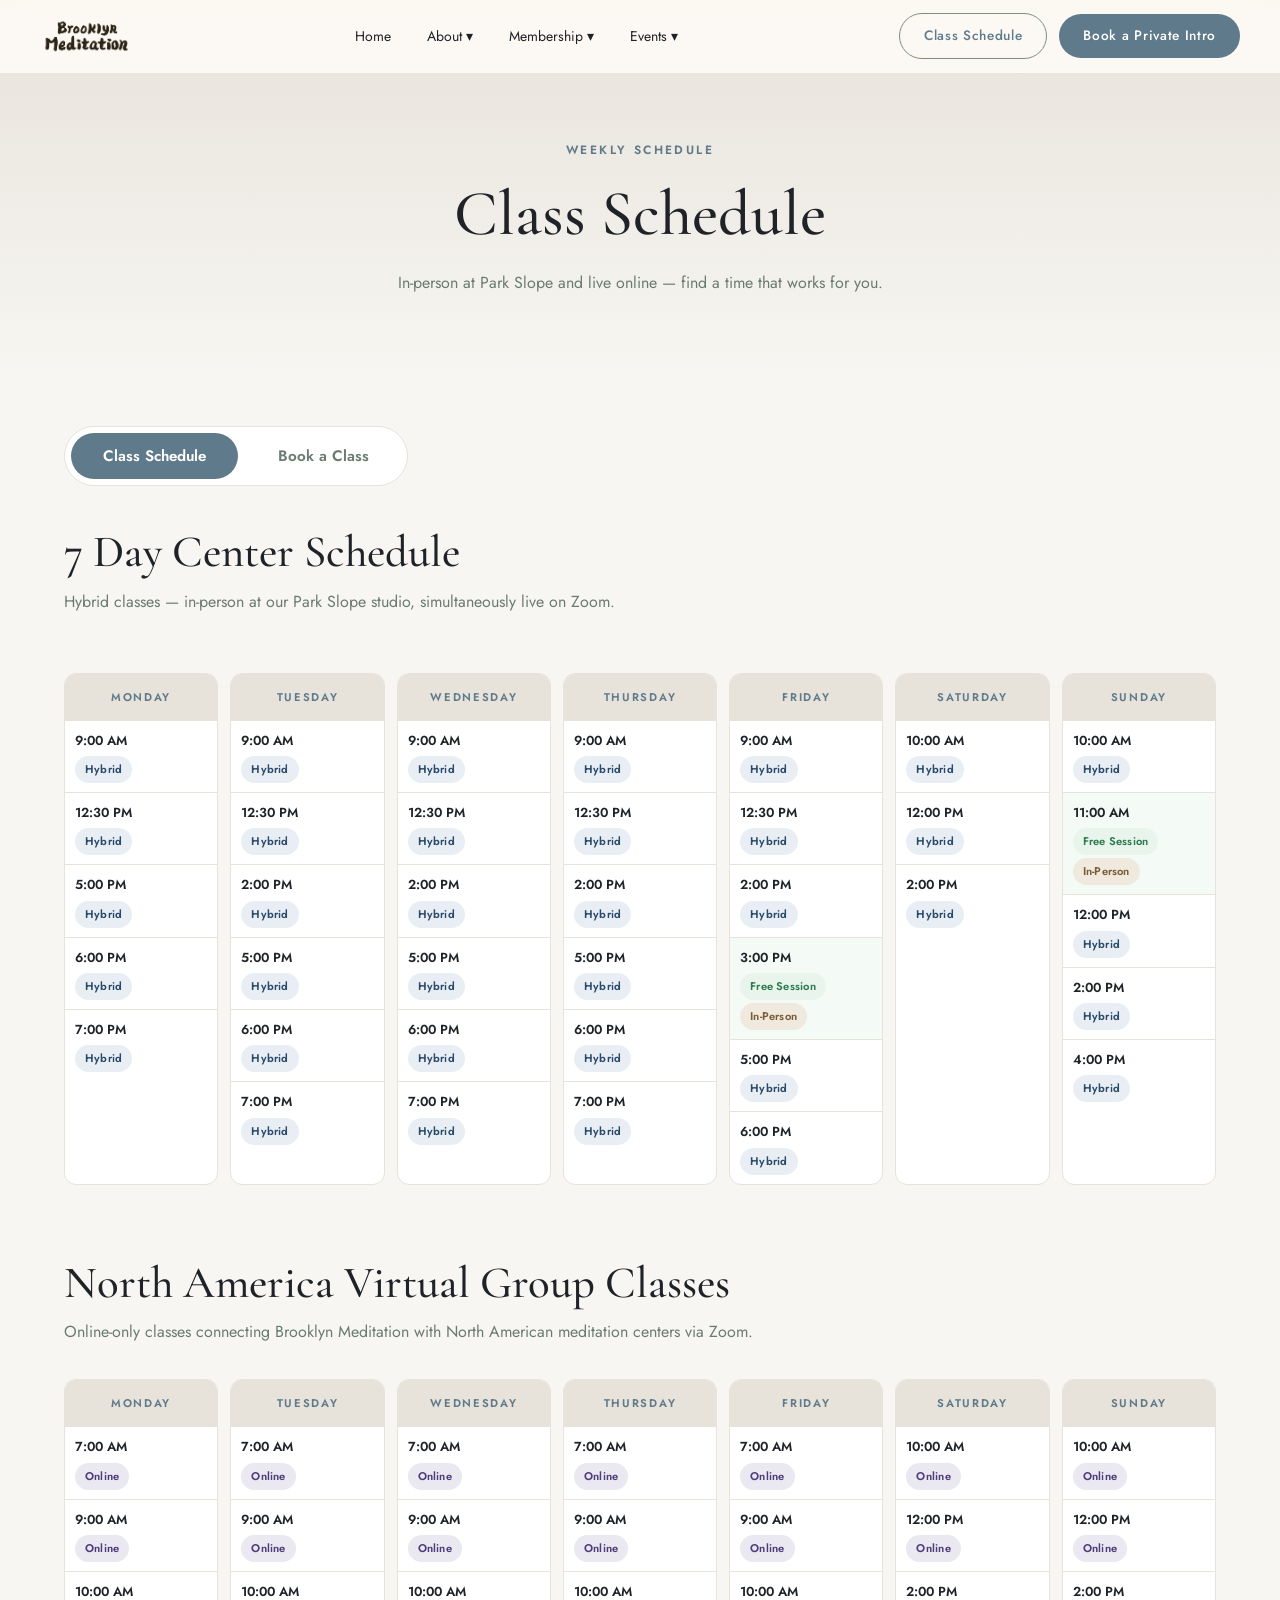
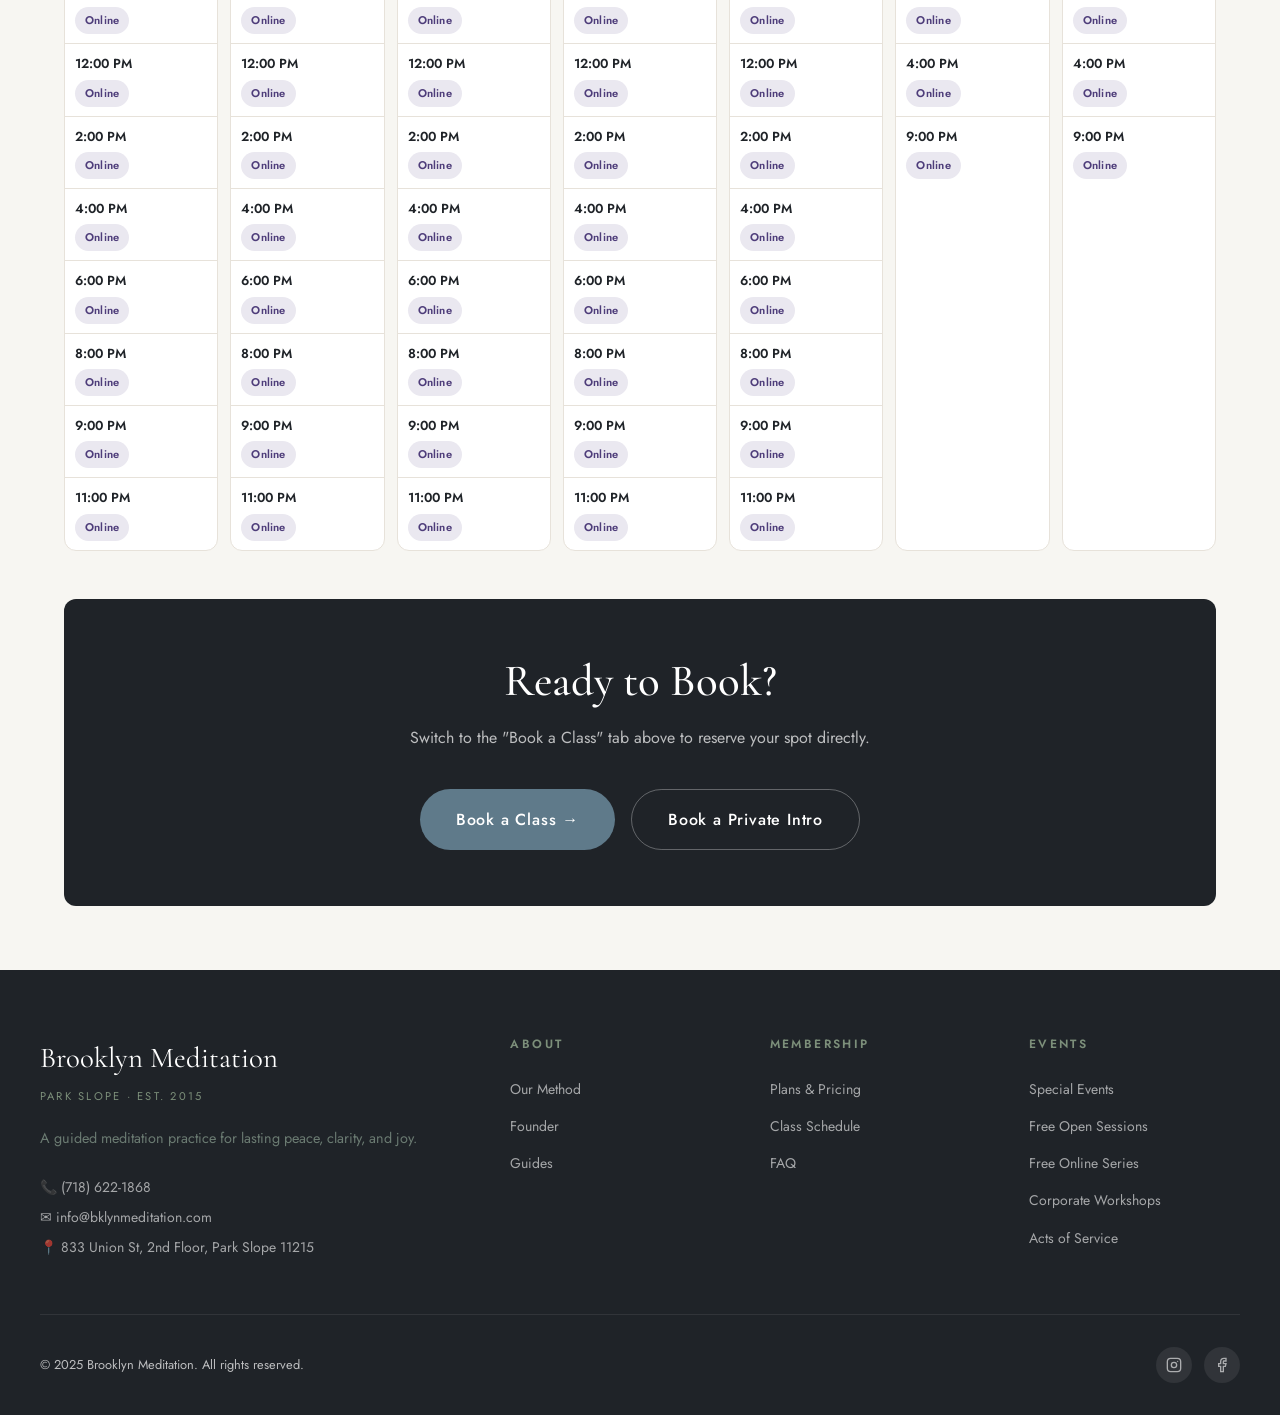
<file: schedule.html>
<!DOCTYPE html>
<html lang="en">
<head>
  <!-- Google Tag Manager -->
  <script>(function(w,d,s,l,i){w[l]=w[l]||[];w[l].push({'gtm.start':
  new Date().getTime(),event:'gtm.js'});var f=d.getElementsByTagName(s)[0],
  j=d.createElement(s),dl=l!='dataLayer'?'&l='+l:'';j.async=true;j.src=
  'https://www.googletagmanager.com/gtm.js?id='+i+dl;f.parentNode.insertBefore(j,f);
  })(window,document,'script','dataLayer','GTM-PPWKCZDB');</script>
  <!-- End Google Tag Manager -->
  <!-- Google tag (gtag.js) -->
  <script async src="https://www.googletagmanager.com/gtag/js?id=G-YXKECY7C2L"></script>
  <script>
    window.dataLayer = window.dataLayer || [];
    function gtag(){dataLayer.push(arguments);}
    gtag('js', new Date());
    gtag('config', 'G-YXKECY7C2L');
  </script>
  <meta charset="UTF-8" />
  <meta name="viewport" content="width=device-width, initial-scale=1.0" />
  <title>Class Schedule | Brooklyn Meditation</title>
  <link rel="preconnect" href="https://fonts.googleapis.com" />
  <link rel="preconnect" href="https://fonts.gstatic.com" crossorigin />
  <link href="https://fonts.googleapis.com/css2?family=Cormorant+Garamond:ital,wght@0,400;0,500;0,600;1,400;1,500&family=Jost:wght@300;400;500;600&display=swap" rel="stylesheet" />
  <link rel="stylesheet" href="style.css" />
  <style>
    .filter-bar {
      display: flex;
      gap: 10px;
      flex-wrap: wrap;
      margin-bottom: 32px;
    }
    .filter-btn {
      padding: 8px 20px;
      border-radius: 50px;
      font-size: 0.85rem;
      font-weight: 500;
      border: 1.5px solid var(--border);
      background: var(--white);
      color: var(--text);
      cursor: pointer;
      transition: var(--transition);
    }
    .filter-btn.active,
    .filter-btn:hover {
      background: var(--primary-dark);
      border-color: var(--primary-dark);
      color: var(--white);
    }
    .week-grid {
      display: grid;
      grid-template-columns: repeat(7, 1fr);
      gap: 12px;
      margin-bottom: 48px;
    }
    .day-col {
      background: var(--white);
      border: 1px solid var(--border);
      border-radius: var(--border-radius);
      overflow: hidden;
    }
    .day-col .day-header {
      padding: 14px 12px;
      background: var(--primary-light);
      text-align: center;
    }
    .day-col .day-header .weekday {
      font-size: 0.7rem;
      font-weight: 600;
      letter-spacing: 0.15em;
      text-transform: uppercase;
      color: var(--primary-dark);
    }
    .day-col .class-item {
      padding: 9px 10px;
      border-bottom: 1px solid var(--border);
      display: block;
      color: inherit;
    }
    .day-col .class-item:last-child {
      border-bottom: none;
    }
    .day-col .class-item .time {
      font-size: 0.82rem;
      font-weight: 600;
      color: var(--dark);
      margin-bottom: 4px;
    }
    .day-col .class-item .badge-row {
      display: flex;
      flex-wrap: wrap;
      gap: 3px;
    }
    .booking-cta {
      background: var(--dark);
      border-radius: var(--border-radius);
      padding: 56px 40px;
      text-align: center;
      margin-top: 8px;
    }
    .booking-cta h2 { color: var(--white); margin-bottom: 16px; }
    .booking-cta p { color: rgba(255,255,255,0.7); margin-bottom: 36px; max-width: 480px; margin-left: auto; margin-right: auto; line-height: 1.8; }
    .booking-cta .btn-group { display: flex; gap: 16px; justify-content: center; flex-wrap: wrap; }
    .inperson-badge {
      display: inline-block;
      padding: 4px 10px;
      font-size: 0.7rem;
      font-weight: 600;
      letter-spacing: 0.02em;
      border-radius: 20px;
      background: #F0E9DE;
      color: #7A5C38;
    }
    .online-badge {
      display: inline-block;
      padding: 4px 10px;
      font-size: 0.7rem;
      font-weight: 600;
      letter-spacing: 0.02em;
      border-radius: 20px;
      background: #EAE8F0;
      color: #4E3D7A;
    }
    .both-badge {
      display: inline-block;
      padding: 4px 10px;
      font-size: 0.7rem;
      font-weight: 600;
      letter-spacing: 0.02em;
      border-radius: 20px;
      background: #E8EEF4;
      color: #2A4A6B;
    }
    .free-badge {
      display: inline-block;
      padding: 4px 10px;
      font-size: 0.7rem;
      font-weight: 600;
      letter-spacing: 0.02em;
      border-radius: 20px;
      background: #E8F4EC;
      color: #2D7A4E;
    }

    /* ── Mobile Tab Schedule ── */
    .mobile-schedule { display: none; margin-bottom: 48px; }

    @media (max-width: 900px) {
      .week-grid { grid-template-columns: repeat(4, 1fr); }
    }
    @media (max-width: 768px) {
      .week-grid { display: none; }
      .mobile-schedule { display: block; }
    }

    .day-tabs {
      display: flex;
      gap: 8px;
      margin-bottom: 20px;
    }
    .day-tab {
      flex: 1;
      padding: 10px 4px;
      border-radius: 10px;
      font-size: 0.82rem;
      font-weight: 600;
      border: 1.5px solid var(--border);
      background: var(--white);
      color: var(--text);
      cursor: pointer;
      transition: var(--transition);
      font-family: var(--font-body);
      text-align: center;
    }
    .day-tab.active {
      background: var(--primary-dark);
      border-color: var(--primary-dark);
      color: var(--white);
    }

    .day-panel { display: none; }
    .day-panel.active { display: block; }

    .mobile-class-item {
      display: flex;
      align-items: center;
      justify-content: space-between;
      padding: 16px 18px;
      background: var(--white);
      border: 1px solid var(--border);
      border-radius: 10px;
      margin-bottom: 8px;
    }
    .mobile-class-item.free-slot {
      background: #F4FAF6;
      border-color: #C5E2CE;
    }
    .mobile-class-time {
      font-size: 1rem;
      font-weight: 600;
      color: var(--dark);
    }
  </style>
  <link rel="icon" href="favicon.svg" type="image/svg+xml" />
  <meta property="og:url" content="https://brooklynmeditation.nyc/schedule.html" />
  <meta property="og:title" content="Schedule | Brooklyn Meditation" />
  <meta property="og:description" content="View our weekly class schedule and book your session." />
  <meta name="twitter:title" content="Schedule | Brooklyn Meditation" />
  <meta name="twitter:description" content="View our weekly class schedule and book your session." />
  <meta property="og:type" content="website" />
  <meta property="og:site_name" content="Brooklyn Meditation" />
  <meta property="og:image" content="https://brooklynmeditation.nyc/og-image.jpg" />
  <meta property="og:image:width" content="400" />
  <meta property="og:image:height" content="400" />
  <meta name="twitter:card" content="summary" />
  <meta name="twitter:image" content="https://brooklynmeditation.nyc/og-image.jpg" />
</head>
<body>
  <!-- Google Tag Manager (noscript) -->
  <noscript><iframe src="https://www.googletagmanager.com/ns.html?id=GTM-PPWKCZDB"
  height="0" width="0" style="display:none;visibility:hidden"></iframe></noscript>
  <!-- End Google Tag Manager (noscript) -->

<nav class="navbar scrolled" id="navbar">
  <div class="navbar-inner">
    <a href="index.html" class="navbar-logo">
      <img src="logo.png" alt="Brooklyn Meditation" style="height:72px; width:auto;" />
    </a>
    <ul class="navbar-nav">
      <li><a href="index.html">Home</a></li>
      <li class="dropdown"><a href="about.html">About ▾</a>
        <div class="dropdown-menu">
          <a href="about.html">Our Method</a>
          <a href="about.html#founder">Founder</a>
          <a href="about.html#experiences">Experiences</a>
        </div>
      </li>
      <li class="dropdown"><a href="membership.html">Membership ▾</a>
        <div class="dropdown-menu">
          <a href="membership.html">Plans & Pricing</a>
          <a href="schedule.html">Class Schedule</a>
          <a href="membership.html#faq">FAQ</a>
        </div>
      </li>
      <li class="dropdown"><a href="events.html">Events ▾</a>
        <div class="dropdown-menu">
          <a href="events.html#upcoming">Special Events</a>
          <a href="events.html#open">Open Sessions</a>
          <a href="events.html#online">Free Online Series</a>
          <a href="events.html#corporate">Corporate Workshops</a>
          <a href="events.html#service">Acts of Service</a>
        </div>
      </li>
    </ul>
    <div class="navbar-actions">
      <a href="schedule.html" class="btn btn-secondary" style="border-color:var(--primary); color:var(--primary-dark);"><span class="btn-text-desktop">Class Schedule</span><span class="btn-text-mobile">Schedule</span></a>
      <a href="https://www.wellnessliving.com/rs/appointment-start.html?id_class_tab=3&id_mode=1&k_business=760342&k_class_tab=76646&k_service=313512" target="_blank" class="btn btn-primary"><span class="btn-text-desktop">Book a Private Intro</span><span class="btn-text-mobile">Book Intro</span></a>
    </div>
    <button class="menu-toggle" id="menuToggle"><span></span><span></span><span></span></button>
  </div>
</nav>

<div class="mobile-nav" id="mobileNav">
  <button class="mobile-nav-close" id="mobileNavClose">✕</button>
  <ul>
    <li><a href="index.html">Home</a></li>
    <li>
      <a href="about.html">About</a>
      <div class="mobile-sub">
        <a href="about.html">Our Method</a>
        <a href="about.html#founder">Founder & History</a>
        <a href="about.html#experiences">Meditators' Experiences</a>
      </div>
    </li>
    <li>
      <a href="membership.html">Membership</a>
      <div class="mobile-sub">
        <a href="membership.html">Plans & Pricing</a>
        <a href="schedule.html">Class Schedule</a>
      </div>
    </li>
    <li>
      <a href="events.html">Events & Workshops</a>
      <div class="mobile-sub">
        <a href="events.html#upcoming">Special Events</a>
        <a href="events.html#open">Open Sessions</a>
        <a href="events.html#online">Online Series</a>
        <a href="events.html#corporate">Corporate</a>
        <a href="events.html#service">Acts of Service</a>
      </div>
    </li>
  </ul>
  <div class="mobile-nav-actions">
    <a href="https://www.wellnessliving.com/rs/appointment-start.html?id_class_tab=3&id_mode=1&k_business=760342&k_class_tab=76646&k_service=313512" target="_blank" class="btn btn-primary" style="justify-content:center;"><span class="btn-text-desktop">Book a Private Intro</span><span class="btn-text-mobile">Book Intro</span></a>
  </div>
</div>

<div class="page-header">
  <span class="section-label">Weekly Schedule</span>
  <h1>Class Schedule</h1>
  <p style="max-width:500px; margin:16px auto 0;">In-person at Park Slope and live online — find a time that works for you.</p>
</div>

<section style="background: var(--bg); padding: 48px 24px 64px;">
  <div class="container">

    <!-- Tab buttons -->
    <div style="display:flex; gap:8px; margin-bottom:40px; background:var(--white); border:1px solid var(--border); border-radius:50px; padding:6px; width:fit-content;">
      <button id="tab-schedule" onclick="switchTab('schedule')"
        style="padding:12px 32px; border-radius:50px; border:none; cursor:pointer; font-family:var(--font-body); font-size:0.95rem; font-weight:600; background:var(--primary-dark); color:var(--white); transition:all 0.2s;">
        Class Schedule
      </button>
      <button id="tab-book" onclick="switchTab('book')"
        style="padding:12px 32px; border-radius:50px; border:none; cursor:pointer; font-family:var(--font-body); font-size:0.95rem; font-weight:600; background:transparent; color:var(--text-light); transition:all 0.2s;">
        Book a Class
      </button>
    </div>

    <!-- Tab: Schedule -->
    <div id="panel-schedule">

    <!-- 7 Day Center Schedule (Hybrid) -->
    <div style="margin-bottom:56px;">
      <h2 style="margin-bottom:8px;">7 Day Center Schedule</h2>
      <p style="color:var(--text-light); margin-bottom:32px;">Hybrid classes — in-person at our Park Slope studio, simultaneously live on Zoom.</p>
    </div>

    <div class="week-grid">

      <!-- MONDAY -->
      <div class="day-col">
        <div class="day-header"><div class="weekday">Monday</div></div>
        <div class="class-item"><div class="time">9:00 AM</div><div class="badge-row"><span class="both-badge">Hybrid</span></div></div>
        <div class="class-item"><div class="time">12:30 PM</div><div class="badge-row"><span class="both-badge">Hybrid</span></div></div>
        <div class="class-item"><div class="time">5:00 PM</div><div class="badge-row"><span class="both-badge">Hybrid</span></div></div>
        <div class="class-item"><div class="time">6:00 PM</div><div class="badge-row"><span class="both-badge">Hybrid</span></div></div>
        <div class="class-item"><div class="time">7:00 PM</div><div class="badge-row"><span class="both-badge">Hybrid</span></div></div>
      </div>
      <!-- TUESDAY -->
      <div class="day-col">
        <div class="day-header"><div class="weekday">Tuesday</div></div>
        <div class="class-item"><div class="time">9:00 AM</div><div class="badge-row"><span class="both-badge">Hybrid</span></div></div>
        <div class="class-item"><div class="time">12:30 PM</div><div class="badge-row"><span class="both-badge">Hybrid</span></div></div>
        <div class="class-item"><div class="time">2:00 PM</div><div class="badge-row"><span class="both-badge">Hybrid</span></div></div>
        <div class="class-item"><div class="time">5:00 PM</div><div class="badge-row"><span class="both-badge">Hybrid</span></div></div>
        <div class="class-item"><div class="time">6:00 PM</div><div class="badge-row"><span class="both-badge">Hybrid</span></div></div>
        <div class="class-item"><div class="time">7:00 PM</div><div class="badge-row"><span class="both-badge">Hybrid</span></div></div>
      </div>
      <!-- WEDNESDAY -->
      <div class="day-col">
        <div class="day-header"><div class="weekday">Wednesday</div></div>
        <div class="class-item"><div class="time">9:00 AM</div><div class="badge-row"><span class="both-badge">Hybrid</span></div></div>
        <div class="class-item"><div class="time">12:30 PM</div><div class="badge-row"><span class="both-badge">Hybrid</span></div></div>
        <div class="class-item"><div class="time">2:00 PM</div><div class="badge-row"><span class="both-badge">Hybrid</span></div></div>
        <div class="class-item"><div class="time">5:00 PM</div><div class="badge-row"><span class="both-badge">Hybrid</span></div></div>
        <div class="class-item"><div class="time">6:00 PM</div><div class="badge-row"><span class="both-badge">Hybrid</span></div></div>
        <div class="class-item"><div class="time">7:00 PM</div><div class="badge-row"><span class="both-badge">Hybrid</span></div></div>
      </div>
      <!-- THURSDAY -->
      <div class="day-col">
        <div class="day-header"><div class="weekday">Thursday</div></div>
        <div class="class-item"><div class="time">9:00 AM</div><div class="badge-row"><span class="both-badge">Hybrid</span></div></div>
        <div class="class-item"><div class="time">12:30 PM</div><div class="badge-row"><span class="both-badge">Hybrid</span></div></div>
        <div class="class-item"><div class="time">2:00 PM</div><div class="badge-row"><span class="both-badge">Hybrid</span></div></div>
        <div class="class-item"><div class="time">5:00 PM</div><div class="badge-row"><span class="both-badge">Hybrid</span></div></div>
        <div class="class-item"><div class="time">6:00 PM</div><div class="badge-row"><span class="both-badge">Hybrid</span></div></div>
        <div class="class-item"><div class="time">7:00 PM</div><div class="badge-row"><span class="both-badge">Hybrid</span></div></div>
      </div>
      <!-- FRIDAY -->
      <div class="day-col">
        <div class="day-header"><div class="weekday">Friday</div></div>
        <div class="class-item"><div class="time">9:00 AM</div><div class="badge-row"><span class="both-badge">Hybrid</span></div></div>
        <div class="class-item"><div class="time">12:30 PM</div><div class="badge-row"><span class="both-badge">Hybrid</span></div></div>
        <div class="class-item"><div class="time">2:00 PM</div><div class="badge-row"><span class="both-badge">Hybrid</span></div></div>
        <div class="class-item" style="background:#F4FAF6;">
          <div class="time">3:00 PM</div>
          <div class="badge-row"><span class="free-badge">Free Session</span><span class="inperson-badge">In-Person</span></div>
        </div>
        <div class="class-item"><div class="time">5:00 PM</div><div class="badge-row"><span class="both-badge">Hybrid</span></div></div>
        <div class="class-item"><div class="time">6:00 PM</div><div class="badge-row"><span class="both-badge">Hybrid</span></div></div>
      </div>
      <!-- SATURDAY -->
      <div class="day-col">
        <div class="day-header"><div class="weekday">Saturday</div></div>
        <div class="class-item"><div class="time">10:00 AM</div><div class="badge-row"><span class="both-badge">Hybrid</span></div></div>
        <div class="class-item"><div class="time">12:00 PM</div><div class="badge-row"><span class="both-badge">Hybrid</span></div></div>
        <div class="class-item"><div class="time">2:00 PM</div><div class="badge-row"><span class="both-badge">Hybrid</span></div></div>
      </div>
      <!-- SUNDAY -->
      <div class="day-col">
        <div class="day-header"><div class="weekday">Sunday</div></div>
        <div class="class-item"><div class="time">10:00 AM</div><div class="badge-row"><span class="both-badge">Hybrid</span></div></div>
        <div class="class-item" style="background:#F4FAF6;">
          <div class="time">11:00 AM</div>
          <div class="badge-row"><span class="free-badge">Free Session</span><span class="inperson-badge">In-Person</span></div>
        </div>
        <div class="class-item"><div class="time">12:00 PM</div><div class="badge-row"><span class="both-badge">Hybrid</span></div></div>
        <div class="class-item"><div class="time">2:00 PM</div><div class="badge-row"><span class="both-badge">Hybrid</span></div></div>
        <div class="class-item"><div class="time">4:00 PM</div><div class="badge-row"><span class="both-badge">Hybrid</span></div></div>
      </div>

    </div>

    <!-- NA Virtual Group Classes -->
    <div style="margin-top:72px; margin-bottom:32px;">
      <h2 style="margin-bottom:8px;">North America Virtual Group Classes</h2>
      <p style="color:var(--text-light); margin-bottom:32px;">Online-only classes connecting Brooklyn Meditation with North American meditation centers via Zoom.</p>
    </div>

    <div class="week-grid">
      <!-- MON -->
      <div class="day-col">
        <div class="day-header"><div class="weekday">Monday</div></div>
        <div class="class-item"><div class="time">7:00 AM</div><div class="badge-row"><span class="online-badge">Online</span></div></div>
        <div class="class-item"><div class="time">9:00 AM</div><div class="badge-row"><span class="online-badge">Online</span></div></div>
        <div class="class-item"><div class="time">10:00 AM</div><div class="badge-row"><span class="online-badge">Online</span></div></div>
        <div class="class-item"><div class="time">12:00 PM</div><div class="badge-row"><span class="online-badge">Online</span></div></div>
        <div class="class-item"><div class="time">2:00 PM</div><div class="badge-row"><span class="online-badge">Online</span></div></div>
        <div class="class-item"><div class="time">4:00 PM</div><div class="badge-row"><span class="online-badge">Online</span></div></div>
        <div class="class-item"><div class="time">6:00 PM</div><div class="badge-row"><span class="online-badge">Online</span></div></div>
        <div class="class-item"><div class="time">8:00 PM</div><div class="badge-row"><span class="online-badge">Online</span></div></div>
        <div class="class-item"><div class="time">9:00 PM</div><div class="badge-row"><span class="online-badge">Online</span></div></div>
        <div class="class-item"><div class="time">11:00 PM</div><div class="badge-row"><span class="online-badge">Online</span></div></div>
      </div>
      <!-- TUE -->
      <div class="day-col">
        <div class="day-header"><div class="weekday">Tuesday</div></div>
        <div class="class-item"><div class="time">7:00 AM</div><div class="badge-row"><span class="online-badge">Online</span></div></div>
        <div class="class-item"><div class="time">9:00 AM</div><div class="badge-row"><span class="online-badge">Online</span></div></div>
        <div class="class-item"><div class="time">10:00 AM</div><div class="badge-row"><span class="online-badge">Online</span></div></div>
        <div class="class-item"><div class="time">12:00 PM</div><div class="badge-row"><span class="online-badge">Online</span></div></div>
        <div class="class-item"><div class="time">2:00 PM</div><div class="badge-row"><span class="online-badge">Online</span></div></div>
        <div class="class-item"><div class="time">4:00 PM</div><div class="badge-row"><span class="online-badge">Online</span></div></div>
        <div class="class-item"><div class="time">6:00 PM</div><div class="badge-row"><span class="online-badge">Online</span></div></div>
        <div class="class-item"><div class="time">8:00 PM</div><div class="badge-row"><span class="online-badge">Online</span></div></div>
        <div class="class-item"><div class="time">9:00 PM</div><div class="badge-row"><span class="online-badge">Online</span></div></div>
        <div class="class-item"><div class="time">11:00 PM</div><div class="badge-row"><span class="online-badge">Online</span></div></div>
      </div>
      <!-- WED -->
      <div class="day-col">
        <div class="day-header"><div class="weekday">Wednesday</div></div>
        <div class="class-item"><div class="time">7:00 AM</div><div class="badge-row"><span class="online-badge">Online</span></div></div>
        <div class="class-item"><div class="time">9:00 AM</div><div class="badge-row"><span class="online-badge">Online</span></div></div>
        <div class="class-item"><div class="time">10:00 AM</div><div class="badge-row"><span class="online-badge">Online</span></div></div>
        <div class="class-item"><div class="time">12:00 PM</div><div class="badge-row"><span class="online-badge">Online</span></div></div>
        <div class="class-item"><div class="time">2:00 PM</div><div class="badge-row"><span class="online-badge">Online</span></div></div>
        <div class="class-item"><div class="time">4:00 PM</div><div class="badge-row"><span class="online-badge">Online</span></div></div>
        <div class="class-item"><div class="time">6:00 PM</div><div class="badge-row"><span class="online-badge">Online</span></div></div>
        <div class="class-item"><div class="time">8:00 PM</div><div class="badge-row"><span class="online-badge">Online</span></div></div>
        <div class="class-item"><div class="time">9:00 PM</div><div class="badge-row"><span class="online-badge">Online</span></div></div>
        <div class="class-item"><div class="time">11:00 PM</div><div class="badge-row"><span class="online-badge">Online</span></div></div>
      </div>
      <!-- THU -->
      <div class="day-col">
        <div class="day-header"><div class="weekday">Thursday</div></div>
        <div class="class-item"><div class="time">7:00 AM</div><div class="badge-row"><span class="online-badge">Online</span></div></div>
        <div class="class-item"><div class="time">9:00 AM</div><div class="badge-row"><span class="online-badge">Online</span></div></div>
        <div class="class-item"><div class="time">10:00 AM</div><div class="badge-row"><span class="online-badge">Online</span></div></div>
        <div class="class-item"><div class="time">12:00 PM</div><div class="badge-row"><span class="online-badge">Online</span></div></div>
        <div class="class-item"><div class="time">2:00 PM</div><div class="badge-row"><span class="online-badge">Online</span></div></div>
        <div class="class-item"><div class="time">4:00 PM</div><div class="badge-row"><span class="online-badge">Online</span></div></div>
        <div class="class-item"><div class="time">6:00 PM</div><div class="badge-row"><span class="online-badge">Online</span></div></div>
        <div class="class-item"><div class="time">8:00 PM</div><div class="badge-row"><span class="online-badge">Online</span></div></div>
        <div class="class-item"><div class="time">9:00 PM</div><div class="badge-row"><span class="online-badge">Online</span></div></div>
        <div class="class-item"><div class="time">11:00 PM</div><div class="badge-row"><span class="online-badge">Online</span></div></div>
      </div>
      <!-- FRI -->
      <div class="day-col">
        <div class="day-header"><div class="weekday">Friday</div></div>
        <div class="class-item"><div class="time">7:00 AM</div><div class="badge-row"><span class="online-badge">Online</span></div></div>
        <div class="class-item"><div class="time">9:00 AM</div><div class="badge-row"><span class="online-badge">Online</span></div></div>
        <div class="class-item"><div class="time">10:00 AM</div><div class="badge-row"><span class="online-badge">Online</span></div></div>
        <div class="class-item"><div class="time">12:00 PM</div><div class="badge-row"><span class="online-badge">Online</span></div></div>
        <div class="class-item"><div class="time">2:00 PM</div><div class="badge-row"><span class="online-badge">Online</span></div></div>
        <div class="class-item"><div class="time">4:00 PM</div><div class="badge-row"><span class="online-badge">Online</span></div></div>
        <div class="class-item"><div class="time">6:00 PM</div><div class="badge-row"><span class="online-badge">Online</span></div></div>
        <div class="class-item"><div class="time">8:00 PM</div><div class="badge-row"><span class="online-badge">Online</span></div></div>
        <div class="class-item"><div class="time">9:00 PM</div><div class="badge-row"><span class="online-badge">Online</span></div></div>
        <div class="class-item"><div class="time">11:00 PM</div><div class="badge-row"><span class="online-badge">Online</span></div></div>
      </div>
      <!-- SAT -->
      <div class="day-col">
        <div class="day-header"><div class="weekday">Saturday</div></div>
        <div class="class-item"><div class="time">10:00 AM</div><div class="badge-row"><span class="online-badge">Online</span></div></div>
        <div class="class-item"><div class="time">12:00 PM</div><div class="badge-row"><span class="online-badge">Online</span></div></div>
        <div class="class-item"><div class="time">2:00 PM</div><div class="badge-row"><span class="online-badge">Online</span></div></div>
        <div class="class-item"><div class="time">4:00 PM</div><div class="badge-row"><span class="online-badge">Online</span></div></div>
        <div class="class-item"><div class="time">9:00 PM</div><div class="badge-row"><span class="online-badge">Online</span></div></div>
      </div>
      <!-- SUN -->
      <div class="day-col">
        <div class="day-header"><div class="weekday">Sunday</div></div>
        <div class="class-item"><div class="time">10:00 AM</div><div class="badge-row"><span class="online-badge">Online</span></div></div>
        <div class="class-item"><div class="time">12:00 PM</div><div class="badge-row"><span class="online-badge">Online</span></div></div>
        <div class="class-item"><div class="time">2:00 PM</div><div class="badge-row"><span class="online-badge">Online</span></div></div>
        <div class="class-item"><div class="time">4:00 PM</div><div class="badge-row"><span class="online-badge">Online</span></div></div>
        <div class="class-item"><div class="time">9:00 PM</div><div class="badge-row"><span class="online-badge">Online</span></div></div>
      </div>
    </div>

    <!-- Mobile Day-Tab Schedule -->
    <div class="mobile-schedule">
      <div class="day-tabs">
        <button class="day-tab" data-day="mon">Mon</button>
        <button class="day-tab" data-day="tue">Tue</button>
        <button class="day-tab" data-day="wed">Wed</button>
        <button class="day-tab" data-day="thu">Thu</button>
        <button class="day-tab" data-day="fri">Fri</button>
        <button class="day-tab" data-day="sat">Sat</button>
        <button class="day-tab" data-day="sun">Sun</button>
      </div>

      <!-- MONDAY -->
      <div class="day-panel" id="tab-mon">
        <p style="font-size:0.8rem;font-weight:600;color:var(--text-light);margin-bottom:10px;letter-spacing:.05em;text-transform:uppercase;">Center · Hybrid</p>
        <div class="mobile-class-item"><div class="mobile-class-time">9:00 AM</div><span class="both-badge">Hybrid</span></div>
        <div class="mobile-class-item"><div class="mobile-class-time">12:30 PM</div><span class="both-badge">Hybrid</span></div>
        <div class="mobile-class-item"><div class="mobile-class-time">5:00 PM</div><span class="both-badge">Hybrid</span></div>
        <div class="mobile-class-item"><div class="mobile-class-time">6:00 PM</div><span class="both-badge">Hybrid</span></div>
        <div class="mobile-class-item"><div class="mobile-class-time">7:00 PM</div><span class="both-badge">Hybrid</span></div>
        <p style="font-size:0.8rem;font-weight:600;color:var(--text-light);margin:16px 0 10px;letter-spacing:.05em;text-transform:uppercase;">NA Virtual · Online</p>
        <div class="mobile-class-item"><div class="mobile-class-time">7:00 AM</div><span class="online-badge">Online</span></div>
        <div class="mobile-class-item"><div class="mobile-class-time">9:00 AM</div><span class="online-badge">Online</span></div>
        <div class="mobile-class-item"><div class="mobile-class-time">10:00 AM</div><span class="online-badge">Online</span></div>
        <div class="mobile-class-item"><div class="mobile-class-time">12:00 PM</div><span class="online-badge">Online</span></div>
        <div class="mobile-class-item"><div class="mobile-class-time">2:00 PM</div><span class="online-badge">Online</span></div>
        <div class="mobile-class-item"><div class="mobile-class-time">4:00 PM</div><span class="online-badge">Online</span></div>
        <div class="mobile-class-item"><div class="mobile-class-time">6:00 PM</div><span class="online-badge">Online</span></div>
        <div class="mobile-class-item"><div class="mobile-class-time">8:00 PM</div><span class="online-badge">Online</span></div>
        <div class="mobile-class-item"><div class="mobile-class-time">9:00 PM</div><span class="online-badge">Online</span></div>
        <div class="mobile-class-item"><div class="mobile-class-time">11:00 PM</div><span class="online-badge">Online</span></div>
      </div>

      <!-- TUESDAY -->
      <div class="day-panel" id="tab-tue">
        <p style="font-size:0.8rem;font-weight:600;color:var(--text-light);margin-bottom:10px;letter-spacing:.05em;text-transform:uppercase;">Center · Hybrid</p>
        <div class="mobile-class-item"><div class="mobile-class-time">9:00 AM</div><span class="both-badge">Hybrid</span></div>
        <div class="mobile-class-item"><div class="mobile-class-time">12:30 PM</div><span class="both-badge">Hybrid</span></div>
        <div class="mobile-class-item"><div class="mobile-class-time">2:00 PM</div><span class="both-badge">Hybrid</span></div>
        <div class="mobile-class-item"><div class="mobile-class-time">5:00 PM</div><span class="both-badge">Hybrid</span></div>
        <div class="mobile-class-item"><div class="mobile-class-time">6:00 PM</div><span class="both-badge">Hybrid</span></div>
        <div class="mobile-class-item"><div class="mobile-class-time">7:00 PM</div><span class="both-badge">Hybrid</span></div>
        <p style="font-size:0.8rem;font-weight:600;color:var(--text-light);margin:16px 0 10px;letter-spacing:.05em;text-transform:uppercase;">NA Virtual · Online</p>
        <div class="mobile-class-item"><div class="mobile-class-time">7:00 AM</div><span class="online-badge">Online</span></div>
        <div class="mobile-class-item"><div class="mobile-class-time">9:00 AM</div><span class="online-badge">Online</span></div>
        <div class="mobile-class-item"><div class="mobile-class-time">10:00 AM</div><span class="online-badge">Online</span></div>
        <div class="mobile-class-item"><div class="mobile-class-time">12:00 PM</div><span class="online-badge">Online</span></div>
        <div class="mobile-class-item"><div class="mobile-class-time">2:00 PM</div><span class="online-badge">Online</span></div>
        <div class="mobile-class-item"><div class="mobile-class-time">4:00 PM</div><span class="online-badge">Online</span></div>
        <div class="mobile-class-item"><div class="mobile-class-time">6:00 PM</div><span class="online-badge">Online</span></div>
        <div class="mobile-class-item"><div class="mobile-class-time">8:00 PM</div><span class="online-badge">Online</span></div>
        <div class="mobile-class-item"><div class="mobile-class-time">9:00 PM</div><span class="online-badge">Online</span></div>
        <div class="mobile-class-item"><div class="mobile-class-time">11:00 PM</div><span class="online-badge">Online</span></div>
      </div>

      <!-- WEDNESDAY -->
      <div class="day-panel" id="tab-wed">
        <p style="font-size:0.8rem;font-weight:600;color:var(--text-light);margin-bottom:10px;letter-spacing:.05em;text-transform:uppercase;">Center · Hybrid</p>
        <div class="mobile-class-item"><div class="mobile-class-time">9:00 AM</div><span class="both-badge">Hybrid</span></div>
        <div class="mobile-class-item"><div class="mobile-class-time">12:30 PM</div><span class="both-badge">Hybrid</span></div>
        <div class="mobile-class-item"><div class="mobile-class-time">2:00 PM</div><span class="both-badge">Hybrid</span></div>
        <div class="mobile-class-item"><div class="mobile-class-time">5:00 PM</div><span class="both-badge">Hybrid</span></div>
        <div class="mobile-class-item"><div class="mobile-class-time">6:00 PM</div><span class="both-badge">Hybrid</span></div>
        <div class="mobile-class-item"><div class="mobile-class-time">7:00 PM</div><span class="both-badge">Hybrid</span></div>
        <p style="font-size:0.8rem;font-weight:600;color:var(--text-light);margin:16px 0 10px;letter-spacing:.05em;text-transform:uppercase;">NA Virtual · Online</p>
        <div class="mobile-class-item"><div class="mobile-class-time">7:00 AM</div><span class="online-badge">Online</span></div>
        <div class="mobile-class-item"><div class="mobile-class-time">9:00 AM</div><span class="online-badge">Online</span></div>
        <div class="mobile-class-item"><div class="mobile-class-time">10:00 AM</div><span class="online-badge">Online</span></div>
        <div class="mobile-class-item"><div class="mobile-class-time">12:00 PM</div><span class="online-badge">Online</span></div>
        <div class="mobile-class-item"><div class="mobile-class-time">2:00 PM</div><span class="online-badge">Online</span></div>
        <div class="mobile-class-item"><div class="mobile-class-time">4:00 PM</div><span class="online-badge">Online</span></div>
        <div class="mobile-class-item"><div class="mobile-class-time">6:00 PM</div><span class="online-badge">Online</span></div>
        <div class="mobile-class-item"><div class="mobile-class-time">8:00 PM</div><span class="online-badge">Online</span></div>
        <div class="mobile-class-item"><div class="mobile-class-time">9:00 PM</div><span class="online-badge">Online</span></div>
        <div class="mobile-class-item"><div class="mobile-class-time">11:00 PM</div><span class="online-badge">Online</span></div>
      </div>

      <!-- THURSDAY -->
      <div class="day-panel" id="tab-thu">
        <p style="font-size:0.8rem;font-weight:600;color:var(--text-light);margin-bottom:10px;letter-spacing:.05em;text-transform:uppercase;">Center · Hybrid</p>
        <div class="mobile-class-item"><div class="mobile-class-time">9:00 AM</div><span class="both-badge">Hybrid</span></div>
        <div class="mobile-class-item"><div class="mobile-class-time">12:30 PM</div><span class="both-badge">Hybrid</span></div>
        <div class="mobile-class-item"><div class="mobile-class-time">2:00 PM</div><span class="both-badge">Hybrid</span></div>
        <div class="mobile-class-item"><div class="mobile-class-time">5:00 PM</div><span class="both-badge">Hybrid</span></div>
        <div class="mobile-class-item"><div class="mobile-class-time">6:00 PM</div><span class="both-badge">Hybrid</span></div>
        <div class="mobile-class-item"><div class="mobile-class-time">7:00 PM</div><span class="both-badge">Hybrid</span></div>
        <p style="font-size:0.8rem;font-weight:600;color:var(--text-light);margin:16px 0 10px;letter-spacing:.05em;text-transform:uppercase;">NA Virtual · Online</p>
        <div class="mobile-class-item"><div class="mobile-class-time">7:00 AM</div><span class="online-badge">Online</span></div>
        <div class="mobile-class-item"><div class="mobile-class-time">9:00 AM</div><span class="online-badge">Online</span></div>
        <div class="mobile-class-item"><div class="mobile-class-time">10:00 AM</div><span class="online-badge">Online</span></div>
        <div class="mobile-class-item"><div class="mobile-class-time">12:00 PM</div><span class="online-badge">Online</span></div>
        <div class="mobile-class-item"><div class="mobile-class-time">2:00 PM</div><span class="online-badge">Online</span></div>
        <div class="mobile-class-item"><div class="mobile-class-time">4:00 PM</div><span class="online-badge">Online</span></div>
        <div class="mobile-class-item"><div class="mobile-class-time">6:00 PM</div><span class="online-badge">Online</span></div>
        <div class="mobile-class-item"><div class="mobile-class-time">8:00 PM</div><span class="online-badge">Online</span></div>
        <div class="mobile-class-item"><div class="mobile-class-time">9:00 PM</div><span class="online-badge">Online</span></div>
        <div class="mobile-class-item"><div class="mobile-class-time">11:00 PM</div><span class="online-badge">Online</span></div>
      </div>

      <!-- FRIDAY -->
      <div class="day-panel" id="tab-fri">
        <p style="font-size:0.8rem;font-weight:600;color:var(--text-light);margin-bottom:10px;letter-spacing:.05em;text-transform:uppercase;">Center · Hybrid</p>
        <div class="mobile-class-item"><div class="mobile-class-time">9:00 AM</div><span class="both-badge">Hybrid</span></div>
        <div class="mobile-class-item"><div class="mobile-class-time">12:30 PM</div><span class="both-badge">Hybrid</span></div>
        <div class="mobile-class-item"><div class="mobile-class-time">2:00 PM</div><span class="both-badge">Hybrid</span></div>
        <div class="mobile-class-item free-slot"><div class="mobile-class-time">3:00 PM</div><span class="free-badge">Free</span><span class="inperson-badge">In-Person</span></div>
        <div class="mobile-class-item"><div class="mobile-class-time">5:00 PM</div><span class="both-badge">Hybrid</span></div>
        <div class="mobile-class-item"><div class="mobile-class-time">6:00 PM</div><span class="both-badge">Hybrid</span></div>
        <p style="font-size:0.8rem;font-weight:600;color:var(--text-light);margin:16px 0 10px;letter-spacing:.05em;text-transform:uppercase;">NA Virtual · Online</p>
        <div class="mobile-class-item"><div class="mobile-class-time">7:00 AM</div><span class="online-badge">Online</span></div>
        <div class="mobile-class-item"><div class="mobile-class-time">9:00 AM</div><span class="online-badge">Online</span></div>
        <div class="mobile-class-item"><div class="mobile-class-time">10:00 AM</div><span class="online-badge">Online</span></div>
        <div class="mobile-class-item"><div class="mobile-class-time">12:00 PM</div><span class="online-badge">Online</span></div>
        <div class="mobile-class-item"><div class="mobile-class-time">2:00 PM</div><span class="online-badge">Online</span></div>
        <div class="mobile-class-item"><div class="mobile-class-time">4:00 PM</div><span class="online-badge">Online</span></div>
        <div class="mobile-class-item"><div class="mobile-class-time">6:00 PM</div><span class="online-badge">Online</span></div>
        <div class="mobile-class-item"><div class="mobile-class-time">8:00 PM</div><span class="online-badge">Online</span></div>
        <div class="mobile-class-item"><div class="mobile-class-time">9:00 PM</div><span class="online-badge">Online</span></div>
        <div class="mobile-class-item"><div class="mobile-class-time">11:00 PM</div><span class="online-badge">Online</span></div>
      </div>

      <!-- SATURDAY -->
      <div class="day-panel" id="tab-sat">
        <p style="font-size:0.8rem;font-weight:600;color:var(--text-light);margin-bottom:10px;letter-spacing:.05em;text-transform:uppercase;">Center · Hybrid</p>
        <div class="mobile-class-item"><div class="mobile-class-time">10:00 AM</div><span class="both-badge">Hybrid</span></div>
        <div class="mobile-class-item"><div class="mobile-class-time">12:00 PM</div><span class="both-badge">Hybrid</span></div>
        <div class="mobile-class-item"><div class="mobile-class-time">2:00 PM</div><span class="both-badge">Hybrid</span></div>
        <p style="font-size:0.8rem;font-weight:600;color:var(--text-light);margin:16px 0 10px;letter-spacing:.05em;text-transform:uppercase;">NA Virtual · Online</p>
        <div class="mobile-class-item"><div class="mobile-class-time">10:00 AM</div><span class="online-badge">Online</span></div>
        <div class="mobile-class-item"><div class="mobile-class-time">12:00 PM</div><span class="online-badge">Online</span></div>
        <div class="mobile-class-item"><div class="mobile-class-time">2:00 PM</div><span class="online-badge">Online</span></div>
        <div class="mobile-class-item"><div class="mobile-class-time">4:00 PM</div><span class="online-badge">Online</span></div>
        <div class="mobile-class-item"><div class="mobile-class-time">9:00 PM</div><span class="online-badge">Online</span></div>
      </div>

      <!-- SUNDAY -->
      <div class="day-panel" id="tab-sun">
        <p style="font-size:0.8rem;font-weight:600;color:var(--text-light);margin-bottom:10px;letter-spacing:.05em;text-transform:uppercase;">Center · Hybrid</p>
        <div class="mobile-class-item"><div class="mobile-class-time">10:00 AM</div><span class="both-badge">Hybrid</span></div>
        <div class="mobile-class-item free-slot"><div class="mobile-class-time">11:00 AM</div><span class="free-badge">Free</span><span class="inperson-badge">In-Person</span></div>
        <div class="mobile-class-item"><div class="mobile-class-time">12:00 PM</div><span class="both-badge">Hybrid</span></div>
        <div class="mobile-class-item"><div class="mobile-class-time">2:00 PM</div><span class="both-badge">Hybrid</span></div>
        <div class="mobile-class-item"><div class="mobile-class-time">4:00 PM</div><span class="both-badge">Hybrid</span></div>
        <p style="font-size:0.8rem;font-weight:600;color:var(--text-light);margin:16px 0 10px;letter-spacing:.05em;text-transform:uppercase;">NA Virtual · Online</p>
        <div class="mobile-class-item"><div class="mobile-class-time">10:00 AM</div><span class="online-badge">Online</span></div>
        <div class="mobile-class-item"><div class="mobile-class-time">12:00 PM</div><span class="online-badge">Online</span></div>
        <div class="mobile-class-item"><div class="mobile-class-time">2:00 PM</div><span class="online-badge">Online</span></div>
        <div class="mobile-class-item"><div class="mobile-class-time">4:00 PM</div><span class="online-badge">Online</span></div>
        <div class="mobile-class-item"><div class="mobile-class-time">9:00 PM</div><span class="online-badge">Online</span></div>
      </div>
    </div>

    <!-- Booking CTA (inside schedule tab) -->
    <div class="booking-cta" style="margin-top:48px;">
      <h2>Ready to Book?</h2>
      <p>Switch to the "Book a Class" tab above to reserve your spot directly.</p>
      <div class="btn-group">
        <button onclick="switchTab('book')" class="btn btn-primary" style="font-size:1rem; padding:16px 36px; border:none; cursor:pointer;">
          Book a Class →
        </button>
        <a href="https://www.wellnessliving.com/rs/appointment-start.html?id_class_tab=3&id_mode=1&k_business=760342&k_class_tab=76646&k_service=313512" target="_blank" class="btn btn-secondary" style="font-size:1rem; padding:16px 36px; border-color:rgba(255,255,255,0.3); color:var(--white);">
          Book a Private Intro
        </a>
      </div>
    </div>

    </div><!-- end panel-schedule -->

    <!-- Tab: Book a Class -->
    <div id="panel-book" style="display:none;">
      <div style="border-radius:var(--border-radius); overflow:hidden; border:1px solid var(--border); background:var(--white);">
        <script type="module" src="https://widgets.wellnessliving.com/schedule/widget.js"></script>
        <wl-schedule-widget k_business="760342" k_schema="01a04422-130f-7354-99cd-afdf07b23cb7"></wl-schedule-widget>
      </div>
    </div><!-- end panel-book -->

  </div>
</section>

<script>
function switchTab(tab) {
  var schedulePanel = document.getElementById('panel-schedule');
  var bookPanel = document.getElementById('panel-book');
  var scheduleBtn = document.getElementById('tab-schedule');
  var bookBtn = document.getElementById('tab-book');

  if (tab === 'schedule') {
    schedulePanel.style.display = 'block';
    bookPanel.style.display = 'none';
    scheduleBtn.style.background = 'var(--primary-dark)';
    scheduleBtn.style.color = 'var(--white)';
    bookBtn.style.background = 'transparent';
    bookBtn.style.color = 'var(--text-light)';
  } else {
    schedulePanel.style.display = 'none';
    bookPanel.style.display = 'block';
    bookBtn.style.background = 'var(--primary-dark)';
    bookBtn.style.color = 'var(--white)';
    scheduleBtn.style.background = 'transparent';
    scheduleBtn.style.color = 'var(--text-light)';
  }
}
</script>

<!-- Footer -->
<footer>
  <div class="footer-inner">
    <div class="footer-top">
      <div class="footer-brand">
        <div class="brand-name">Brooklyn Meditation</div>
        <div class="brand-sub">Park Slope · Est. 2015</div>
        <p>A guided meditation practice for lasting peace, clarity, and joy.</p>
        <div class="footer-contact-info">
          <a href="tel:7186221868">📞 (718) 622-1868</a>
          <a href="https://mail.google.com/mail/?view=cm&to=info@bklynmeditation.com&su=Inquiry" target="_blank">✉ info@bklynmeditation.com</a>
          <a href="https://maps.google.com/?q=833+Union+Street+Brooklyn+NY" target="_blank">📍 833 Union St, 2nd Floor, Park Slope 11215</a>
        </div>
      </div>
      <div class="footer-col">
        <h5>About</h5>
        <ul>
          <li><a href="about.html">Our Method</a></li>
          <li><a href="about.html#founder">Founder</a></li>
          <li><a href="about.html#team">Guides</a></li>
        </ul>
      </div>
      <div class="footer-col">
        <h5>Membership</h5>
        <ul>
          <li><a href="membership.html">Plans & Pricing</a></li>
          <li><a href="schedule.html">Class Schedule</a></li>
          <li><a href="membership.html#faq">FAQ</a></li>
        </ul>
      </div>
      <div class="footer-col">
        <h5>Events</h5>
        <ul>
          <li><a href="events.html#upcoming">Special Events</a></li>
          <li><a href="events.html#open">Free Open Sessions</a></li>
          <li><a href="events.html#online">Free Online Series</a></li>
          <li><a href="events.html#corporate">Corporate Workshops</a></li>
          <li><a href="events.html#service">Acts of Service</a></li>
        </ul>
      </div>
    </div>
    <div class="footer-bottom">
      <span>© 2025 Brooklyn Meditation. All rights reserved.</span>
      <div class="footer-socials">
        <a href="https://www.instagram.com/bklynmeditation/" target="_blank" class="social-btn">
          <svg width="16" height="16" viewBox="0 0 24 24" fill="none" stroke="currentColor" stroke-width="2"><rect x="2" y="2" width="20" height="20" rx="5"/><circle cx="12" cy="12" r="4"/><circle cx="17.5" cy="6.5" r="1" fill="currentColor" stroke="none"/></svg>
        </a>
        <a href="https://www.facebook.com/brooklyn.meditation/" target="_blank" class="social-btn">
          <svg width="16" height="16" viewBox="0 0 24 24" fill="none" stroke="currentColor" stroke-width="2"><path d="M18 2h-3a5 5 0 0 0-5 5v3H7v4h3v8h4v-8h3l1-4h-4V7a1 1 0 0 1 1-1h3z"/></svg>
        </a>
      </div>
    </div>
  </div>
</footer>

<script>
  // Mobile day tabs
  const tabs = document.querySelectorAll('.day-tab');
  const panels = document.querySelectorAll('.day-panel');

  function activateTab(day) {
    tabs.forEach(t => t.classList.toggle('active', t.dataset.day === day));
    panels.forEach(p => p.classList.toggle('active', p.id === 'tab-' + day));
  }

  // Default: highlight today's tab
  const dayMap = ['sun','mon','tue','wed','thu','fri','sat'];
  const defaultTab = dayMap[new Date().getDay()];
  activateTab(defaultTab);

  tabs.forEach(tab => {
    tab.addEventListener('click', () => activateTab(tab.dataset.day));
  });

  window.addEventListener('scroll', () => {
    document.getElementById('navbar').classList.toggle('scrolled', window.scrollY > 20);
  });
  document.getElementById('menuToggle').addEventListener('click', () => {
    document.getElementById('mobileNav').classList.add('open');
    document.body.style.overflow = 'hidden';
  });
  document.getElementById('mobileNavClose').addEventListener('click', () => {
    document.getElementById('mobileNav').classList.remove('open');
    document.body.style.overflow = '';
  });
</script>


<script type="text/javascript">window.$crisp=[];window.CRISP_WEBSITE_ID="d693e638-b93f-4e7f-b31f-70aef5f0f688";(function(){d=document;s=d.createElement("script");s.src="https://client.crisp.chat/l.js";s.async=1;d.getElementsByTagName("head")[0].appendChild(s);})();</script>
</body>
</html>
</file>
<file: style.css>
/* Brooklyn Meditation - Global Styles */
/* Color Scheme: Warm Tan / Earth Tones */

:root {
  --primary: #7C8F7A;       /* sage green */
  --primary-dark: #5F7A8A;  /* muted blue */
  --primary-light: #E7E2DA; /* warm stone */
  --accent: #5F7A8A;        /* muted blue */
  --dark: #1F2328;          /* ink charcoal */
  --text: #1F2328;          /* ink charcoal */
  --text-light: #6B7B72;    /* muted sage-gray */
  --bg: #F7F6F2;            /* soft white */
  --white: #FFFFFF;
  --border: #E7E2DA;        /* warm stone */

  --font-heading: 'Cormorant Garamond', 'Georgia', serif;
  --font-body: 'Jost', 'Inter', sans-serif;

  --max-width: 1200px;
  --section-padding: 80px 24px;
  --border-radius: 12px;
  --transition: 0.3s ease;
}

* {
  margin: 0;
  padding: 0;
  box-sizing: border-box;
}

html {
  scroll-behavior: smooth;
}

body {
  font-family: var(--font-body);
  background-color: var(--bg);
  color: var(--text);
  line-height: 1.7;
  font-size: 16px;
}

/* ── Typography ── */
h1, h2, h3, h4 {
  font-family: var(--font-heading);
  color: var(--dark);
  line-height: 1.2;
  font-weight: 500;
}

h1 { font-size: clamp(2.4rem, 5vw, 4rem); }
h2 { font-size: clamp(1.8rem, 3.5vw, 2.8rem); }
h3 { font-size: clamp(1.3rem, 2.5vw, 1.8rem); }
h4 { font-size: 1.2rem; }

p {
  color: var(--text-light);
  font-size: 1rem;
  line-height: 1.8;
}

a {
  color: inherit;
  text-decoration: none;
}

/* ── Layout ── */
.container {
  max-width: var(--max-width);
  margin: 0 auto;
  padding: 0 24px;
}

section {
  padding: var(--section-padding);
}

.section-label {
  font-family: var(--font-body);
  font-size: 0.75rem;
  font-weight: 600;
  letter-spacing: 0.2em;
  text-transform: uppercase;
  color: var(--primary-dark);
  margin-bottom: 12px;
}

.section-header {
  max-width: 640px;
  margin: 0 auto 56px;
  text-align: center;
}

.section-header p {
  margin-top: 16px;
  font-size: 1.05rem;
}

/* ── Buttons ── */
.btn {
  display: inline-flex;
  align-items: center;
  gap: 8px;
  padding: 14px 32px;
  border-radius: 50px;
  font-family: var(--font-body);
  font-size: 0.9rem;
  font-weight: 500;
  letter-spacing: 0.05em;
  cursor: pointer;
  border: none;
  transition: var(--transition);
  text-decoration: none;
}

.btn-primary {
  background: var(--primary-dark);
  color: var(--white);
}

.btn-primary:hover {
  background: var(--dark);
  transform: translateY(-2px);
  box-shadow: 0 8px 24px rgba(44,36,22,0.15);
}

.btn-secondary {
  background: transparent;
  color: var(--dark);
  border: 1.5px solid var(--border);
}

.btn-secondary:hover {
  background: var(--primary-light);
  border-color: var(--primary);
}

.btn-outline-white {
  background: transparent;
  color: var(--white);
  border: 1.5px solid rgba(255,255,255,0.6);
}

.btn-outline-white:hover {
  background: rgba(255,255,255,0.15);
}

/* ── Navigation ── */
.navbar {
  position: fixed;
  top: 0;
  left: 0;
  right: 0;
  z-index: 1000;
  padding: 0 24px;
  background: rgba(253,250,245,0.92);
  backdrop-filter: blur(12px);
  border-bottom: 1px solid transparent;
  transition: var(--transition);
}

.navbar.scrolled {
  border-bottom-color: var(--border);
  box-shadow: 0 2px 20px rgba(44,36,22,0.06);
}

.navbar-inner {
  max-width: var(--max-width);
  margin: 0 auto;
  height: 72px;
  display: flex;
  align-items: center;
  justify-content: space-between;
}

.navbar-logo {
  display: flex;
  align-items: center;
  gap: 10px;
  font-family: var(--font-heading);
  font-size: 1.4rem;
  color: var(--dark);
  letter-spacing: 0.01em;
}

.navbar-logo img {
  height: 40px;
  width: auto;
}

.navbar-logo .logo-text span {
  display: block;
  font-size: 0.6rem;
  font-family: var(--font-body);
  letter-spacing: 0.25em;
  text-transform: uppercase;
  color: var(--text-light);
  font-weight: 400;
  margin-top: -2px;
}

.navbar-nav {
  display: flex;
  align-items: center;
  gap: 8px;
  list-style: none;
}

.navbar-nav > li {
  position: relative;
}

.navbar-nav > li > a {
  padding: 8px 14px;
  font-size: 0.875rem;
  font-weight: 400;
  color: var(--text);
  border-radius: 6px;
  transition: var(--transition);
  white-space: nowrap;
}

.navbar-nav > li > a:hover {
  color: var(--primary-dark);
  background: var(--primary-light);
}

/* Dropdown */
.dropdown {
  position: relative;
}

/* Invisible 8px bridge — keeps hover active while mouse moves into the menu */
.dropdown::after {
  content: '';
  display: block;
  position: absolute;
  bottom: -8px;
  left: 0;
  right: 0;
  height: 8px;
}

.dropdown-menu {
  display: none;
  position: absolute;
  top: calc(100% + 8px);
  left: 0;
  background: var(--white);
  border: 1px solid var(--border);
  border-radius: var(--border-radius);
  padding: 8px;
  min-width: 200px;
  box-shadow: 0 8px 32px rgba(44,36,22,0.10);
  white-space: nowrap;
  z-index: 1000;
}

.dropdown:hover .dropdown-menu {
  display: block;
}

.dropdown-menu a {
  display: block;
  padding: 10px 16px;
  font-size: 0.875rem;
  color: var(--text);
  border-radius: 8px;
  transition: var(--transition);
}

.dropdown-menu a:hover {
  background: var(--primary-light);
  color: var(--primary-dark);
}

/* navbar button text: desktop shows full, mobile shows short */
.btn-text-mobile { display: none; }
.btn-text-desktop { display: inline; }
@media (max-width: 768px) {
  .btn-text-desktop { display: none; }
  .btn-text-mobile { display: inline; }
}

.navbar-actions {
  display: flex;
  align-items: center;
  gap: 12px;
}

.navbar-actions .btn {
  padding: 10px 24px;
  font-size: 0.85rem;
}

/* Mobile menu toggle */
.menu-toggle {
  display: none;
  background: none;
  border: none;
  cursor: pointer;
  padding: 8px;
  flex-direction: column;
  gap: 5px;
}

.menu-toggle span {
  display: block;
  width: 24px;
  height: 2px;
  background: var(--dark);
  border-radius: 2px;
  transition: var(--transition);
}

/* ── Hero Carousel ── */
.hero {
  min-height: 100vh;
  position: relative;
  display: flex;
  align-items: center;
  overflow: hidden;
}

/* Slide backgrounds */
.hero-slides {
  position: absolute;
  inset: 0;
  z-index: 0;
}

.hero-slide {
  position: absolute;
  inset: 0;
  background-size: cover;
  background-position: center;
  opacity: 0;
  transition: opacity 1.2s ease;
}

.hero-slide.active {
  opacity: 1;
}

/* Dark overlay */
.hero-overlay {
  position: absolute;
  inset: 0;
  z-index: 1;
  background: linear-gradient(135deg, rgba(44,36,22,0.6) 0%, rgba(200,168,130,0.15) 100%);
}

/* Headings — grid-stack so all occupy the same cell */
.hero-headings {
  display: grid;
  margin-bottom: 24px;
}

.hero-heading {
  grid-area: 1 / 1;
  color: var(--white);
  max-width: 700px;
  text-shadow: 0 2px 20px rgba(0,0,0,0.2);
  opacity: 0;
  transform: translateY(16px);
  transition: opacity 0.8s ease, transform 0.8s ease;
  pointer-events: none;
}

.hero-heading.active {
  opacity: 1;
  transform: translateY(0);
  pointer-events: auto;
}

/* Dots */
.hero-dots {
  display: flex;
  gap: 10px;
  margin-top: 32px;
  margin-bottom: 8px;
}

.hero-dot {
  width: 10px;
  height: 10px;
  border-radius: 50%;
  background: rgba(255,255,255,0.35);
  border: none;
  cursor: pointer;
  padding: 0;
  transition: background 0.3s, transform 0.3s;
}

.hero-dot.active {
  background: var(--primary);
  transform: scale(1.3);
}

.hero-dot:hover {
  background: rgba(255,255,255,0.6);
}

.hero-content {
  position: relative;
  z-index: 2;
  max-width: var(--max-width);
  margin: 0 auto;
  padding: 0 24px;
  padding-top: 80px;
}

.hero-eyebrow {
  display: inline-block;
  font-size: 0.75rem;
  font-weight: 600;
  letter-spacing: 0.25em;
  text-transform: uppercase;
  color: rgba(255, 255, 255, 0.75);
  margin-bottom: 24px;
}

.hero-content h1 {
  color: var(--white);
  max-width: 700px;
  margin-bottom: 24px;
  text-shadow: 0 2px 20px rgba(0,0,0,0.2);
}

.hero-content .hero-sub {
  color: rgba(255,255,255,0.85);
  font-size: 1.15rem;
  max-width: 480px;
  margin-bottom: 40px;
  font-weight: 300;
}

.hero-cta {
  display: flex;
  gap: 16px;
  flex-wrap: wrap;
}

.hero-stats {
  display: flex;
  gap: 40px;
  margin-top: 64px;
  padding-top: 32px;
  border-top: 1px solid rgba(255,255,255,0.2);
  flex-wrap: wrap;
}

.hero-stat .stat-num {
  font-family: var(--font-heading);
  font-size: 2.4rem;
  color: var(--white);
  line-height: 1;
}

.hero-stat .stat-label {
  font-size: 0.8rem;
  color: rgba(255,255,255,0.65);
  margin-top: 4px;
  letter-spacing: 0.05em;
}

/* ── Cards ── */
.card {
  background: var(--white);
  border: 1px solid var(--border);
  border-radius: var(--border-radius);
  overflow: hidden;
  transition: var(--transition);
}

.card:hover {
  transform: translateY(-4px);
  box-shadow: 0 12px 40px rgba(44,36,22,0.10);
}

/* ── Benefits Grid ── */
.benefits-section {
  background: var(--white);
}

.benefits-grid {
  display: grid;
  grid-template-columns: repeat(auto-fit, minmax(280px, 1fr));
  gap: 32px;
}

.benefit-card {
  padding: 36px 32px;
  border: 1px solid var(--border);
  border-radius: var(--border-radius);
  text-align: left;
  transition: var(--transition);
}

.benefit-card:hover {
  background: var(--primary-light);
  border-color: var(--primary);
}

.benefit-icon {
  width: 52px;
  height: 52px;
  background: var(--primary-light);
  border-radius: 14px;
  display: flex;
  align-items: center;
  justify-content: center;
  margin-bottom: 20px;
  font-size: 1.5rem;
}

.benefit-card h4 {
  margin-bottom: 10px;
  font-size: 1.15rem;
}

/* ── Testimonials ── */
.testimonials-section {
  background: var(--primary-light);
}

.testimonials-grid {
  display: grid;
  grid-template-columns: repeat(auto-fit, minmax(300px, 1fr));
  gap: 28px;
}

.testimonial-card {
  background: var(--white);
  padding: 36px;
  border-radius: var(--border-radius);
  box-shadow: 0 2px 12px rgba(44,36,22,0.05);
}

.testimonial-card .stars {
  color: var(--primary-dark);
  font-size: 1rem;
  margin-bottom: 16px;
  letter-spacing: 3px;
}

.testimonial-card blockquote {
  font-family: var(--font-heading);
  font-size: 1.2rem;
  line-height: 1.6;
  color: var(--dark);
  margin-bottom: 24px;
  font-style: italic;
}

.testimonial-author {
  display: flex;
  align-items: center;
  gap: 14px;
}

.testimonial-author img {
  width: 48px;
  height: 48px;
  border-radius: 50%;
  object-fit: cover;
}

.author-avatar {
  width: 48px;
  height: 48px;
  border-radius: 50%;
  background: var(--primary);
  display: flex;
  align-items: center;
  justify-content: center;
  font-family: var(--font-heading);
  font-size: 1.2rem;
  color: var(--white);
  flex-shrink: 0;
}

.author-info .name {
  font-weight: 600;
  font-size: 0.9rem;
  color: var(--dark);
}

.author-info .source {
  font-size: 0.8rem;
  color: var(--text-light);
}

/* ── Community Banner (full-width) ── */
.community-fullwidth {
  position: relative;
  height: 580px;
  overflow: hidden;
  margin: 0;
  padding: 0;
  display: block;
}

.community-fullwidth-img {
  width: 100%;
  height: 100%;
  object-fit: cover;
  object-position: center 30%;
  display: block;
}

/* Gradient: transparent on left → dark on right */
.community-fullwidth-overlay {
  position: absolute;
  inset: 0;
  background: linear-gradient(
    to right,
    rgba(31,35,40,0.15) 0%,
    rgba(31,35,40,0.55) 45%,
    rgba(31,35,40,0.88) 70%,
    rgba(31,35,40,0.94) 100%
  );
}

.community-fullwidth-text {
  position: absolute;
  top: 50%;
  right: 0;
  transform: translateY(-50%);
  width: 44%;
  padding: 0 72px 0 48px;
}

.community-fullwidth-label {
  font-size: 0.75rem;
  font-weight: 600;
  letter-spacing: 0.2em;
  text-transform: uppercase;
  color: var(--primary);
  display: block;
  margin-bottom: 16px;
}

.community-fullwidth-text h2 {
  color: var(--white);
  font-size: clamp(1.8rem, 3vw, 2.6rem);
  line-height: 1.2;
  margin-bottom: 20px;
}

.community-fullwidth-text p {
  color: rgba(255,255,255,0.78);
  font-size: 1rem;
  line-height: 1.85;
}

@media (max-width: 768px) {
  .community-fullwidth {
    height: auto;
    min-height: 520px;
  }
  .community-fullwidth-overlay {
    background: linear-gradient(
      to top,
      rgba(31,35,40,0.92) 40%,
      rgba(31,35,40,0.3) 100%
    );
  }
  .community-fullwidth-text {
    position: absolute;
    top: auto;
    bottom: 0;
    right: 0;
    left: 0;
    width: 100%;
    transform: none;
    padding: 40px 24px;
  }
}

/* ── 3 Ways Cards ── */
.ways-grid {
  display: grid;
  grid-template-columns: repeat(3, 1fr);
  gap: 28px;
  margin-top: 56px;
}

.way-card {
  background: var(--white);
  border: 1.5px solid var(--border);
  border-radius: 20px;
  padding: 40px 32px 36px;
  display: flex;
  flex-direction: column;
  align-items: flex-start;
  gap: 0;
  transition: var(--transition);
  position: relative;
  overflow: hidden;
}

.way-card::before {
  content: '';
  position: absolute;
  top: 0; left: 0; right: 0;
  height: 4px;
  background: var(--primary);
  opacity: 0;
  transition: var(--transition);
}

.way-card:hover {
  border-color: var(--primary);
  box-shadow: 0 12px 40px rgba(44,36,22,0.09);
  transform: translateY(-4px);
}

.way-card:hover::before {
  opacity: 1;
}

.way-icon {
  background: var(--primary-light);
  border-radius: 14px;
  width: 72px;
  height: 72px;
  display: flex;
  align-items: center;
  justify-content: center;
  margin-bottom: 20px;
}

.way-number {
  font-family: var(--font-heading);
  font-size: 0.8rem;
  font-weight: 600;
  letter-spacing: 0.15em;
  color: var(--primary-dark);
  margin-bottom: 10px;
}

.way-card h3 {
  font-size: 1.25rem;
  color: var(--dark);
  margin-bottom: 14px;
  line-height: 1.3;
}

.way-card p {
  color: var(--text-light);
  line-height: 1.8;
  margin-bottom: 28px;
  flex: 1;
}

.way-btn {
  align-self: flex-start;
}


/* ── Steps / How it Works ── */
.steps-section {
  background: var(--bg);
}

.steps-grid {
  display: grid;
  grid-template-columns: repeat(3, 1fr);
  gap: 32px;
  position: relative;
}

.steps-grid::before {
  content: '';
  position: absolute;
  top: 36px;
  left: calc(16.66% + 16px);
  right: calc(16.66% + 16px);
  height: 2px;
  background: var(--border);
}

.step-card {
  text-align: center;
  position: relative;
  display: flex;
  flex-direction: column;
}

.step-card p {
  flex: 1;
}

.step-number {
  width: 72px;
  height: 72px;
  border-radius: 50%;
  background: var(--primary-light);
  border: 2px solid var(--primary);
  display: flex;
  align-items: center;
  justify-content: center;
  font-family: var(--font-heading);
  font-size: 1.6rem;
  color: var(--primary-dark);
  margin: 0 auto 24px;
  position: relative;
  z-index: 1;
}

.step-card h3 {
  margin-bottom: 12px;
  font-size: 1.3rem;
}

.step-card .step-action {
  margin-top: 20px;
}

/* ── Schedule Preview ── */
.schedule-section {
  background: var(--dark);
  color: var(--white);
}

.schedule-section h2 {
  color: var(--white);
}

.schedule-section .section-label {
  color: var(--primary);
}

.schedule-section p {
  color: rgba(255,255,255,0.7);
}

.schedule-grid {
  display: grid;
  grid-template-columns: repeat(auto-fit, minmax(160px, 1fr));
  gap: 16px;
  margin-top: 48px;
}

.schedule-day {
  background: rgba(255,255,255,0.06);
  border: 1px solid rgba(255,255,255,0.1);
  border-radius: var(--border-radius);
  padding: 24px 20px;
  text-align: center;
  transition: var(--transition);
}

.schedule-day:hover {
  background: rgba(200,168,130,0.15);
  border-color: var(--primary);
}

.schedule-day .day-name {
  font-size: 0.75rem;
  font-weight: 600;
  letter-spacing: 0.15em;
  text-transform: uppercase;
  color: var(--primary);
  margin-bottom: 8px;
}

.schedule-day .day-times {
  font-family: var(--font-heading);
  font-size: 1rem;
  color: var(--white);
  line-height: 1.6;
}

.schedule-day .day-note {
  font-size: 0.75rem;
  color: rgba(255,255,255,0.45);
  margin-top: 6px;
}

/* ── CTA Banner ── */
.cta-banner {
  background: var(--primary-light);
  text-align: center;
  padding: 80px 24px;
}

.cta-banner h2 {
  margin-bottom: 16px;
}

.cta-banner p {
  margin-bottom: 36px;
  font-size: 1.05rem;
}

.cta-features {
  display: grid;
  grid-template-columns: repeat(3, 1fr);
  gap: 40px;
  margin-top: 56px;
  padding-top: 48px;
  border-top: 1px solid var(--border);
  text-align: left;
}

.cta-feature strong {
  display: block;
  font-family: var(--font-heading);
  font-size: 1.1rem;
  color: var(--dark);
  margin-bottom: 8px;
}

.cta-feature p {
  font-size: 0.9rem;
  line-height: 1.7;
  margin: 0;
}

@media (max-width: 768px) {
  .cta-features {
    grid-template-columns: 1fr;
    gap: 24px;
  }
}

.cta-banner .btn-group {
  display: flex;
  justify-content: center;
  gap: 16px;
  flex-wrap: wrap;
}

/* ── Footer ── */
footer {
  background: var(--dark);
  color: rgba(255,255,255,0.7);
  padding: 64px 24px 32px;
}

.footer-inner {
  max-width: var(--max-width);
  margin: 0 auto;
}

.footer-top {
  display: grid;
  grid-template-columns: 2fr 1fr 1fr 1fr;
  gap: 48px;
  padding-bottom: 48px;
  border-bottom: 1px solid rgba(255,255,255,0.08);
}

.footer-brand .brand-name {
  font-family: var(--font-heading);
  font-size: 1.8rem;
  color: var(--white);
  margin-bottom: 4px;
}

.footer-brand .brand-sub {
  font-size: 0.7rem;
  letter-spacing: 0.2em;
  text-transform: uppercase;
  color: var(--primary);
  margin-bottom: 20px;
}

.footer-brand p {
  font-size: 0.9rem;
  margin-bottom: 24px;
}

.footer-contact-info {
  margin-top: 16px;
}

.footer-contact-info a {
  display: block;
  font-size: 0.875rem;
  color: rgba(255,255,255,0.6);
  margin-bottom: 6px;
  transition: var(--transition);
}

.footer-contact-info a:hover {
  color: var(--primary);
}

.footer-col h5 {
  font-family: var(--font-body);
  font-size: 0.75rem;
  font-weight: 600;
  letter-spacing: 0.2em;
  text-transform: uppercase;
  color: var(--primary);
  margin-bottom: 20px;
}

.footer-col ul {
  list-style: none;
}

.footer-col ul li {
  margin-bottom: 10px;
}

.footer-col ul li a {
  font-size: 0.875rem;
  color: rgba(255,255,255,0.6);
  transition: var(--transition);
}

.footer-col ul li a:hover {
  color: var(--white);
}

.footer-bottom {
  display: flex;
  justify-content: space-between;
  align-items: center;
  padding-top: 32px;
  font-size: 0.8rem;
  flex-wrap: wrap;
  gap: 16px;
}

.footer-socials {
  display: flex;
  gap: 12px;
}

.social-btn {
  width: 36px;
  height: 36px;
  border-radius: 50%;
  background: rgba(255,255,255,0.08);
  display: flex;
  align-items: center;
  justify-content: center;
  color: rgba(255,255,255,0.6);
  transition: var(--transition);
  font-size: 0.9rem;
  text-decoration: none;
}

.social-btn:hover {
  background: var(--primary);
  color: var(--white);
}

/* ── Utility ── */
.divider {
  height: 1px;
  background: var(--border);
  max-width: var(--max-width);
  margin: 0 auto;
}

.text-center { text-align: center; }
.mt-4 { margin-top: 16px; }
.mt-8 { margin-top: 32px; }
.mb-4 { margin-bottom: 16px; }

/* ── Page Header ── */
.page-header {
  padding: 140px 24px 80px;
  text-align: center;
  background: linear-gradient(180deg, var(--primary-light) 0%, var(--bg) 100%);
}

.page-header .section-label {
  display: block;
  margin-bottom: 16px;
}

/* ── Pricing ── */
.pricing-grid {
  display: grid;
  grid-template-columns: repeat(auto-fit, minmax(280px, 1fr));
  gap: 28px;
  align-items: start;
}

.pricing-card {
  background: var(--white);
  border: 1px solid var(--border);
  border-radius: var(--border-radius);
  padding: 40px 36px;
  transition: var(--transition);
  position: relative;
}

.pricing-card.featured {
  background: var(--dark);
  border-color: var(--dark);
  color: var(--white);
  transform: scale(1.02);
}

.pricing-card.featured h3,
.pricing-card.featured .price,
.pricing-card.featured .price-sub {
  color: var(--white);
}

.pricing-card.featured p,
.pricing-card.featured li {
  color: rgba(255,255,255,0.7);
}

.featured-badge {
  position: absolute;
  top: -14px;
  left: 50%;
  transform: translateX(-50%);
  background: var(--primary-dark);
  color: var(--white);
  font-size: 0.7rem;
  font-weight: 600;
  letter-spacing: 0.1em;
  text-transform: uppercase;
  padding: 5px 16px;
  border-radius: 50px;
  white-space: nowrap;
}

.pricing-card h3 {
  font-size: 1.4rem;
  margin-bottom: 8px;
}

.price {
  font-family: var(--font-heading);
  font-size: 3rem;
  color: var(--dark);
  line-height: 1;
  margin: 20px 0 4px;
}

.price-sub {
  font-size: 0.85rem;
  color: var(--text-light);
  margin-bottom: 24px;
}

.pricing-features {
  list-style: none;
  margin-bottom: 32px;
}

.pricing-features li {
  padding: 8px 0;
  font-size: 0.9rem;
  border-bottom: 1px solid var(--border);
  display: flex;
  gap: 10px;
  align-items: flex-start;
}

.pricing-card.featured .pricing-features li {
  border-bottom-color: rgba(255,255,255,0.1);
}

.pricing-features li::before {
  content: '✓';
  color: var(--primary-dark);
  font-weight: 700;
  flex-shrink: 0;
}

/* ── About Mission: desktop = text left, image right ── */
.about-mission-grid {
  grid-template-areas: "text img";
}
.about-mission-img { grid-area: img; }
.about-mission-text { grid-area: text; }

@media (max-width: 768px) {
  /* Mobile: image on top full-width, text below */
  .about-mission-grid {
    display: flex !important;
    flex-direction: column;
    gap: 0;
  }
  .about-mission-img {
    order: -1;
    width: calc(100% + 48px);
    margin-left: -24px;
    height: 280px !important;
    border-radius: 0 !important;
  }
  .about-mission-text {
    padding-top: 32px;
  }
}

/* ── About ── */
.about-grid {
  display: grid;
  grid-template-columns: 1fr 1fr;
  gap: 64px;
  align-items: center;
}

.about-img {
  border-radius: var(--border-radius);
  overflow: hidden;
  aspect-ratio: 4/5;
}

.about-img img {
  width: 100%;
  height: 100%;
  object-fit: cover;
}

.about-text .section-label {
  text-align: left;
}

.about-text h2 {
  margin-bottom: 24px;
}

.about-text p {
  margin-bottom: 16px;
}

/* ── Schedule Table ── */
.schedule-table {
  width: 100%;
  border-collapse: collapse;
  margin-top: 32px;
}

.schedule-table th {
  text-align: left;
  padding: 14px 20px;
  font-size: 0.75rem;
  font-weight: 600;
  letter-spacing: 0.1em;
  text-transform: uppercase;
  color: var(--text-light);
  background: var(--primary-light);
  border-bottom: 2px solid var(--border);
}

.schedule-table td {
  padding: 18px 20px;
  border-bottom: 1px solid var(--border);
  font-size: 0.925rem;
}

.schedule-table tr:hover td {
  background: var(--primary-light);
}

.class-type {
  display: inline-block;
  padding: 3px 10px;
  border-radius: 20px;
  font-size: 0.75rem;
  font-weight: 500;
}

.class-type.in-person {
  background: #E8F0EA;
  color: #3D7A4E;
}

.class-type.online {
  background: #EAE8F0;
  color: #4E3D7A;
}

/* ── Image Gallery ── */
.gallery-grid {
  display: grid;
  grid-template-columns: repeat(4, 1fr);
  gap: 16px;
}

.gallery-grid img {
  width: 100%;
  aspect-ratio: 1;
  object-fit: cover;
  border-radius: 8px;
  transition: var(--transition);
}

.gallery-grid img:hover {
  transform: scale(1.02);
}

/* ── Responsive ── */
@media (max-width: 1024px) {
  .footer-top {
    grid-template-columns: 1fr 1fr;
    gap: 32px;
  }

  .about-grid {
    grid-template-columns: 1fr;
    gap: 40px;
  }

  .steps-grid {
    grid-template-columns: 1fr;
  }

  .steps-grid::before {
    display: none;
  }

  .gallery-grid {
    grid-template-columns: repeat(2, 1fr);
  }
}

@media (max-width: 768px) {
  :root {
    --section-padding: 56px 20px;
  }

  .navbar-nav {
    display: none;
  }

  .menu-toggle {
    display: flex;
  }

  .navbar-actions .btn-primary,
  .navbar-actions .btn-secondary {
    padding: 7px 14px;
    font-size: 0.75rem;
  }

  .hero-cta {
    flex-direction: column;
    align-items: flex-start;
  }

  .hero-stats {
    gap: 24px;
  }

  /* Mobile: crop from top so faces/subjects stay visible */
  .hero-slide {
    background-position: center top;
  }
  /* Slide 2 (woman): use portrait-cropped mobile image, centered */
  .hero-slides .hero-slide:nth-child(2) {
    background-image: url('hero-slide-2-mobile.jpg') !important;
    background-position: center top !important;
  }

  .footer-top {
    grid-template-columns: 1fr;
    gap: 32px;
  }

  .footer-bottom {
    flex-direction: column;
    text-align: center;
  }

  .pricing-card.featured {
    transform: none;
  }

  .schedule-grid {
    grid-template-columns: repeat(2, 1fr);
  }

  /* Dark banner sections (More Than Relaxation, Community) */
  .dark-banner-grid {
    grid-template-columns: 1fr !important;
    gap: 32px !important;
  }

  .dark-banner-grid .banner-img {
    aspect-ratio: 4/3;
  }

  /* Community: text first, image below on mobile */
  .community-banner .banner-img {
    order: 1 !important;
  }

  .community-banner .banner-text {
    order: -1 !important;
  }
}

/* ── Mobile Nav Overlay ── */
.mobile-nav {
  display: none;
  position: fixed;
  inset: 0;
  background: var(--bg);
  z-index: 999;
  padding: 100px 32px 40px;
  overflow-y: auto;
}

.mobile-nav.open {
  display: block;
}

.mobile-nav ul {
  list-style: none;
}

.mobile-nav > ul > li {
  border-bottom: 1px solid var(--border);
}

.mobile-nav > ul > li > a {
  display: block;
  padding: 18px 0;
  font-size: 1.3rem;
  font-family: var(--font-heading);
  color: var(--dark);
}

.mobile-nav .mobile-sub {
  padding: 0 0 12px 16px;
}

.mobile-nav .mobile-sub a {
  display: block;
  padding: 8px 0;
  font-size: 0.95rem;
  color: var(--text-light);
}

.mobile-nav-close {
  position: absolute;
  top: 24px;
  right: 24px;
  background: none;
  border: none;
  font-size: 1.5rem;
  cursor: pointer;
  color: var(--dark);
  padding: 8px;
}

.mobile-nav-actions {
  margin-top: 32px;
  display: flex;
  flex-direction: column;
  gap: 12px;
}

/* ── Testimonials: desktop tab / mobile carousel ── */
.testimonial-panel { display: none; }
.testimonial-panel.active { display: block; max-width: 780px; margin: 0 auto; background: var(--white); border-radius: 20px; padding: 48px 52px; border: 1px solid var(--border); box-shadow: 0 4px 24px rgba(0,0,0,0.06); }
.testimonial-dots { display: none; }

@media (max-width: 768px) {
  .benefits-tabs { display: none !important; }

  .testimonial-carousel {
    display: flex;
    overflow-x: scroll;
    scroll-snap-type: x mandatory;
    -webkit-overflow-scrolling: touch;
    gap: 12px;
    scrollbar-width: none;
    margin: 0 -24px;
    padding: 0 24px 4px;
  }
  .testimonial-carousel::-webkit-scrollbar { display: none; }

  .testimonial-panel,
  .testimonial-panel.active {
    display: block !important;
    flex: 0 0 82vw;
    min-width: 82vw;
    scroll-snap-align: start;
    border-radius: 16px;
    padding: 28px 24px;
    margin: 0;
    max-width: none;
  }

  .testimonial-dots {
    display: flex;
    justify-content: center;
    gap: 8px;
    margin-top: 20px;
  }
  .testimonial-dot {
    width: 8px; height: 8px;
    border-radius: 50%;
    background: var(--border);
    transition: background 0.3s;
  }
  .testimonial-dot.active { background: var(--primary-dark); }
}

/* ── Stats rings mobile carousel ── */
@media (max-width: 768px) {
  .stats-rings-grid {
    flex-wrap: nowrap !important;
    overflow-x: scroll;
    scroll-snap-type: x mandatory;
    -webkit-overflow-scrolling: touch;
    justify-content: flex-start !important;
    scrollbar-width: none;
    margin: 40px -24px 0;
    padding: 0 24px 4px;
    gap: 28px !important;
  }
  .stats-rings-grid::-webkit-scrollbar { display: none; }
  .stat-ring-item {
    flex: 0 0 160px;
    scroll-snap-align: start;
  }
}

/* ── CTA features mobile carousel ── */
@media (max-width: 768px) {
  .cta-features {
    display: flex !important;
    overflow-x: scroll;
    scroll-snap-type: x mandatory;
    -webkit-overflow-scrolling: touch;
    scrollbar-width: none;
    /* peek: bleed past container edges so next card is visible */
    margin: 32px -24px 0;
    padding: 0 24px 16px;
    gap: 12px;
  }
  .cta-features::-webkit-scrollbar { display: none; }
  .cta-feature {
    /* ~78% width = next card peeks ~10% on the right */
    flex: 0 0 78vw;
    min-width: 78vw;
    scroll-snap-align: start;
    border-radius: 16px;
    border: 1px solid var(--border);
    padding: 24px 20px;
    background: var(--white);
  }

  /* Hide duplicate Book buttons in dark banner */
  .banner-book-btns { display: none !important; }

  /* Dark banner: stack image below text */
  .dark-banner-grid {
    grid-template-columns: 1fr !important;
    gap: 32px !important;
  }
  .banner-img { order: -1; aspect-ratio: 16/9 !important; }
}

/* ── Ways Grid Mobile Carousel ── */
.ways-dots { display: none; }

@media (max-width: 768px) {
  .ways-grid {
    display: flex !important;
    overflow-x: scroll;
    scroll-snap-type: x mandatory;
    -webkit-overflow-scrolling: touch;
    gap: 12px;
    scrollbar-width: none;
    padding-bottom: 4px;
    margin: 0 -24px;
    padding-left: 24px;
    padding-right: 24px;
  }
  .ways-grid::-webkit-scrollbar { display: none; }
  .ways-grid .way-card {
    flex: 0 0 78vw;
    min-width: 78vw;
    scroll-snap-align: start;
  }
  .ways-dots {
    display: flex;
    justify-content: center;
    gap: 8px;
    margin-top: 20px;
  }
  .ways-dot {
    width: 8px;
    height: 8px;
    border-radius: 50%;
    background: var(--border);
    transition: background 0.3s;
  }
  .ways-dot.active { background: var(--primary-dark); }
}


/* ── Our Story Slider ── */
.story-section-label {
  font-size: 2rem;
  font-family: var(--font-heading);
  color: var(--dark);
  font-weight: 500;
  letter-spacing: 0.01em;
}

.story-slider {
  display: grid;
  grid-template-columns: 1fr 1fr;
  gap: 24px;
}

.story-col {
  display: flex;
  flex-direction: column;
  gap: 20px;
}

.story-slide {
  position: relative;
  height: 480px;
  border-radius: var(--border-radius);
  overflow: hidden;
  flex-shrink: 0;
}

/* Desktop: text overlay hidden, caption below shown */
.story-overlay-text {
  display: none;
}
.story-caption-desktop {
  font-size: 1rem;
  line-height: 1.8;
  color: var(--text-light);
  margin: 0;
}

.story-dots {
  display: none;
}

@media (max-width: 768px) {
  .story-section-label {
    font-size: 1.4rem;
  }
  .story-slider {
    display: flex;
    overflow-x: scroll;
    scroll-snap-type: x mandatory;
    -webkit-overflow-scrolling: touch;
    gap: 12px;
    scrollbar-width: none;
    padding-bottom: 2px;
  }

  .story-slider::-webkit-scrollbar {
    display: none;
  }

  .story-col {
    flex: 0 0 calc(100vw - 48px);
    min-width: calc(100vw - 48px);
    scroll-snap-align: start;
    gap: 0;
  }

  .story-slide {
    width: 100%;
    height: 380px;
    border-radius: 16px;
  }

  /* Mobile: show text overlay inside photo, hide caption below */
  .story-overlay-text {
    display: block;
    position: absolute;
    bottom: 24px;
    left: 20px;
    right: 20px;
    margin: 0;
    font-size: 0.95rem;
    line-height: 1.75;
    color: #ffffff;
  }
  .story-caption-desktop {
    display: none;
  }

  .story-dots {
    display: flex;
    justify-content: center;
    gap: 8px;
    margin-top: 16px;
  }

  .story-dot {
    width: 8px;
    height: 8px;
    border-radius: 50%;
    background: var(--border);
    transition: background 0.3s;
  }

  .story-dot.active {
    background: var(--primary-dark);
  }
}

/* ══════════════════════════════════════
   COMPREHENSIVE MOBILE OPTIMIZATION
   ══════════════════════════════════════ */

@media (max-width: 768px) {

  /* ── General ── */
  :root {
    --section-padding: 56px 20px;
  }

  .container {
    padding: 0 16px;
  }

  .section-header {
    margin-bottom: 36px;
  }

  .section-header p {
    font-size: 0.95rem;
  }

  /* ── Buttons ── */
  .btn {
    padding: 12px 24px;
    font-size: 0.85rem;
  }

  .btn-group {
    flex-direction: column;
    align-items: stretch;
    gap: 12px;
  }

  .btn-group .btn {
    text-align: center;
    justify-content: center;
  }

  /* ── Page Header (inner pages) ── */
  .page-header {
    padding: 100px 20px 48px;
  }

  .page-header h1 {
    font-size: 2.4rem;
  }

  /* ── Hero ── */
  .hero-content {
    padding: 0 20px;
    padding-top: 120px;
  }

  .hero-content h1 {
    font-size: 2.6rem;
    line-height: 1.15;
  }

  .hero-subtitle {
    font-size: 0.95rem;
  }

  .hero-cta {
    flex-direction: column;
    align-items: stretch;
    gap: 12px;
  }

  .hero-cta .btn {
    text-align: center;
    justify-content: center;
    width: 100%;
  }

  .hero-stats {
    flex-wrap: wrap;
    gap: 16px;
  }

  .hero-stat {
    min-width: 80px;
  }

  /* ── Pricing mobile carousel ── */
  .pricing-grid {
    display: flex !important;
    flex-direction: row !important;
    overflow-x: scroll;
    overflow-y: visible;
    scroll-snap-type: x mandatory;
    gap: 14px;
    margin: 0 -24px;
    padding: 20px 24px 16px;
    padding-right: 40px;
    -webkit-overflow-scrolling: touch;
  }

  .pricing-card {
    flex: 0 0 78vw;
    min-width: 78vw;
    scroll-snap-align: start;
    padding: 28px 22px;
  }

  .pricing-card.featured {
    transform: none;
    order: unset;
    margin-top: 0;
  }

  /* ── About Grid ── */
  .about-grid {
    grid-template-columns: 1fr !important;
    gap: 32px;
  }

  .about-img {
    height: 280px;
  }

  /* ── Steps ── */
  .steps-grid {
    grid-template-columns: 1fr !important;
    gap: 32px;
  }

  /* ── Open Sessions (Events) ── */
  .open-session-grid {
    grid-template-columns: 1fr !important;
    gap: 16px;
  }

  /* ── Free Online Series cards ── */
  section[id="online"] > .container > div[style*="repeat(3"] {
    grid-template-columns: 1fr !important;
  }

  /* ── Corporate features ── */
  .corporate-features {
    grid-template-columns: 1fr !important;
    gap: 16px;
  }

  /* ── Corporate & AOS photos grid ── */
  .corp-photo-grid,
  .aos-photo-grid {
    grid-template-columns: 1fr !important;
  }

  .corp-photo-grid > div[style*="grid-column: span 2"],
  .corp-photo-grid > img {
    grid-column: span 1 !important;
    height: 220px !important;
  }

  .aos-photo-grid > img {
    height: 200px !important;
  }

  /* ── Free Online Series ── */
  .online-cards-grid {
    grid-template-columns: 1fr !important;
  }

  /* ── Testimonial tabs ── */
  div[style*="showTestimonial"] {
    flex-direction: column;
    align-items: stretch;
  }

  /* ── Logo marquee ── */
  .logo-item {
    padding: 0 24px;
    height: 56px;
  }

  .logo-item img {
    height: 30px;
  }

  /* ── Footer: hide nav columns on mobile ── */
  .footer-col { display: none; }

  /* ── Schedule grid ── */
  .schedule-grid {
    grid-template-columns: repeat(2, 1fr) !important;
  }

  /* ── Footer ── */
  .footer-top {
    grid-template-columns: 1fr;
    gap: 28px;
  }

  .footer-bottom {
    flex-direction: column;
    text-align: center;
    gap: 8px;
  }

  /* ── CTA banner ── */
  .cta-banner {
    padding: 56px 20px;
    text-align: center;
  }

  .cta-features {
    grid-template-columns: 1fr;
  }

  /* ── FAQ ── */
  .faq-question {
    font-size: 1rem;
    padding: 18px 0;
  }

  /* ── Gallery ── */
  .gallery-grid {
    grid-template-columns: repeat(2, 1fr) !important;
  }
}

/* ── Extra small phones (< 480px) ── */
@media (max-width: 480px) {

  .hero-content h1 {
    font-size: 2rem;
  }

  h2 {
    font-size: 1.8rem;
  }

  .page-header h1 {
    font-size: 2rem;
  }

  .schedule-grid {
    grid-template-columns: 1fr !important;
  }

  .gallery-grid {
    grid-template-columns: 1fr !important;
  }

  .hero-stats {
    gap: 12px;
  }

  .hero-stat .stat-number {
    font-size: 1.8rem;
  }

  /* Pricing banner pill wraps */
  div[style*="fit-content"][style*="border-radius:50px"] {
    border-radius: 16px !important;
    padding: 14px 20px !important;
    text-align: center;
  }
}

/* ── Swipe hint text (mobile only) ── */
.swipe-hint {
  display: none;
}
@media (max-width: 768px) {
  .swipe-hint {
    display: block;
    text-align: right;
    font-size: 0.8rem;
    color: var(--text-light);
    letter-spacing: 0.05em;
    margin-top: 20px;
    opacity: 0.7;
  }
}

/* ── Stats rings: mobile peek carousel ── */
@media (max-width: 768px) {
  #statsRings {
    display: flex !important;
    flex-wrap: nowrap !important;
    overflow-x: scroll !important;
    scroll-snap-type: x mandatory !important;
    -webkit-overflow-scrolling: touch !important;
    scrollbar-width: none !important;
    justify-content: flex-start !important;
    gap: 24px !important;
    margin: 40px -24px 0 !important;
    padding: 0 24px 12px !important;
  }
  #statsRings::-webkit-scrollbar { display: none; }
  #statsRings .stat-ring-item {
    flex: 0 0 44vw !important;
    scroll-snap-align: start;
    display: flex;
    flex-direction: column;
    align-items: center;
  }
}

/* ══ Tablet (iPad portrait) ══ */
@media (min-width: 769px) and (max-width: 1023px) {
  :root { --section-padding: 72px 32px; }

  /* Header: menu button instead of crowded links */
  .navbar-nav { display: none; }
  .menu-toggle { display: flex; }
  .navbar-actions { gap: 10px; margin-left: auto; margin-right: 8px; }
  .navbar-actions .btn { padding: 9px 18px; font-size: 0.82rem; white-space: nowrap; }

  /* Full-screen menu: centered column */
  .mobile-nav { padding: 130px 64px 48px; }
  .mobile-nav > ul,
  .mobile-nav-actions { max-width: 560px; margin-left: auto; margin-right: auto; }

  /* Hero */
  .hero-content { max-width: 640px; }
  .hero-cta { flex-wrap: wrap; }

  /* Pricing: center the odd last card */
  #pricingCarousel > .pricing-card:last-child:nth-child(odd) {
    grid-column: 1 / -1;
    justify-self: center;
    width: 100%;
    max-width: 380px;
  }
}
</file>
